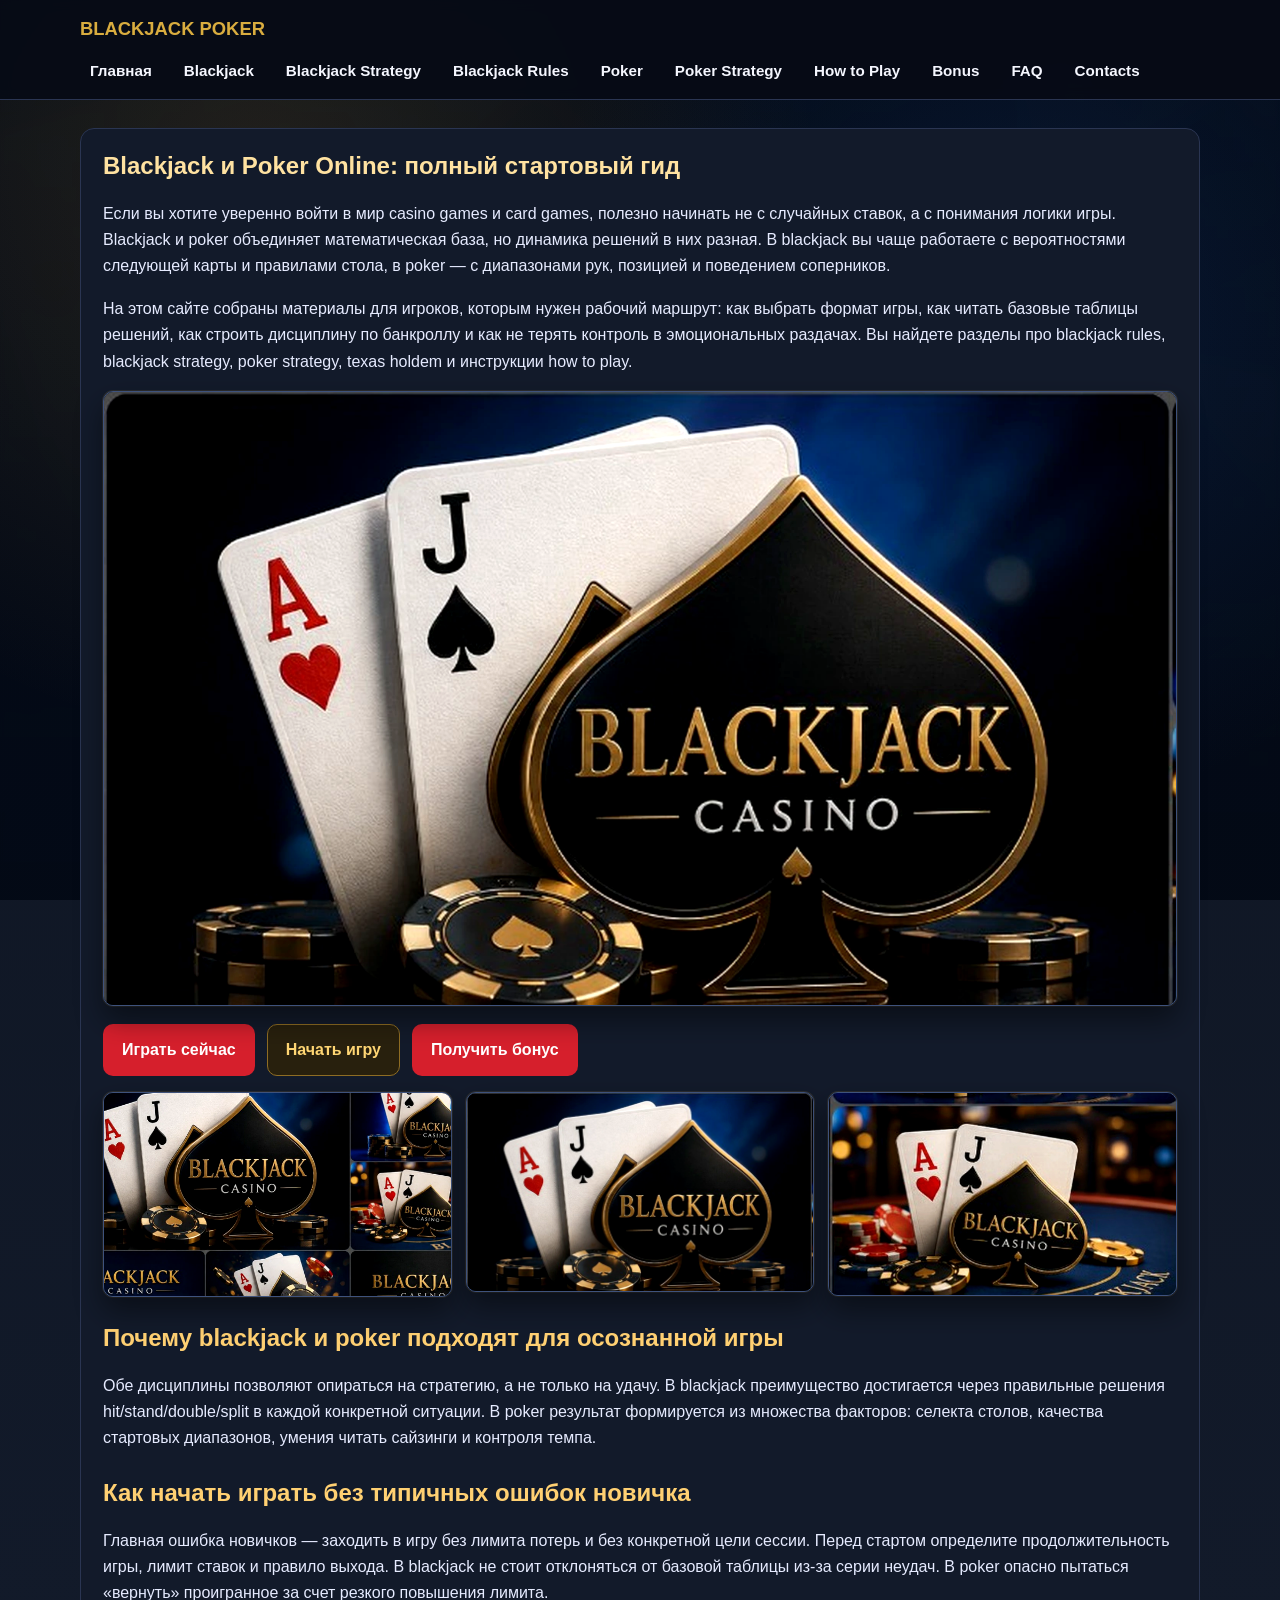
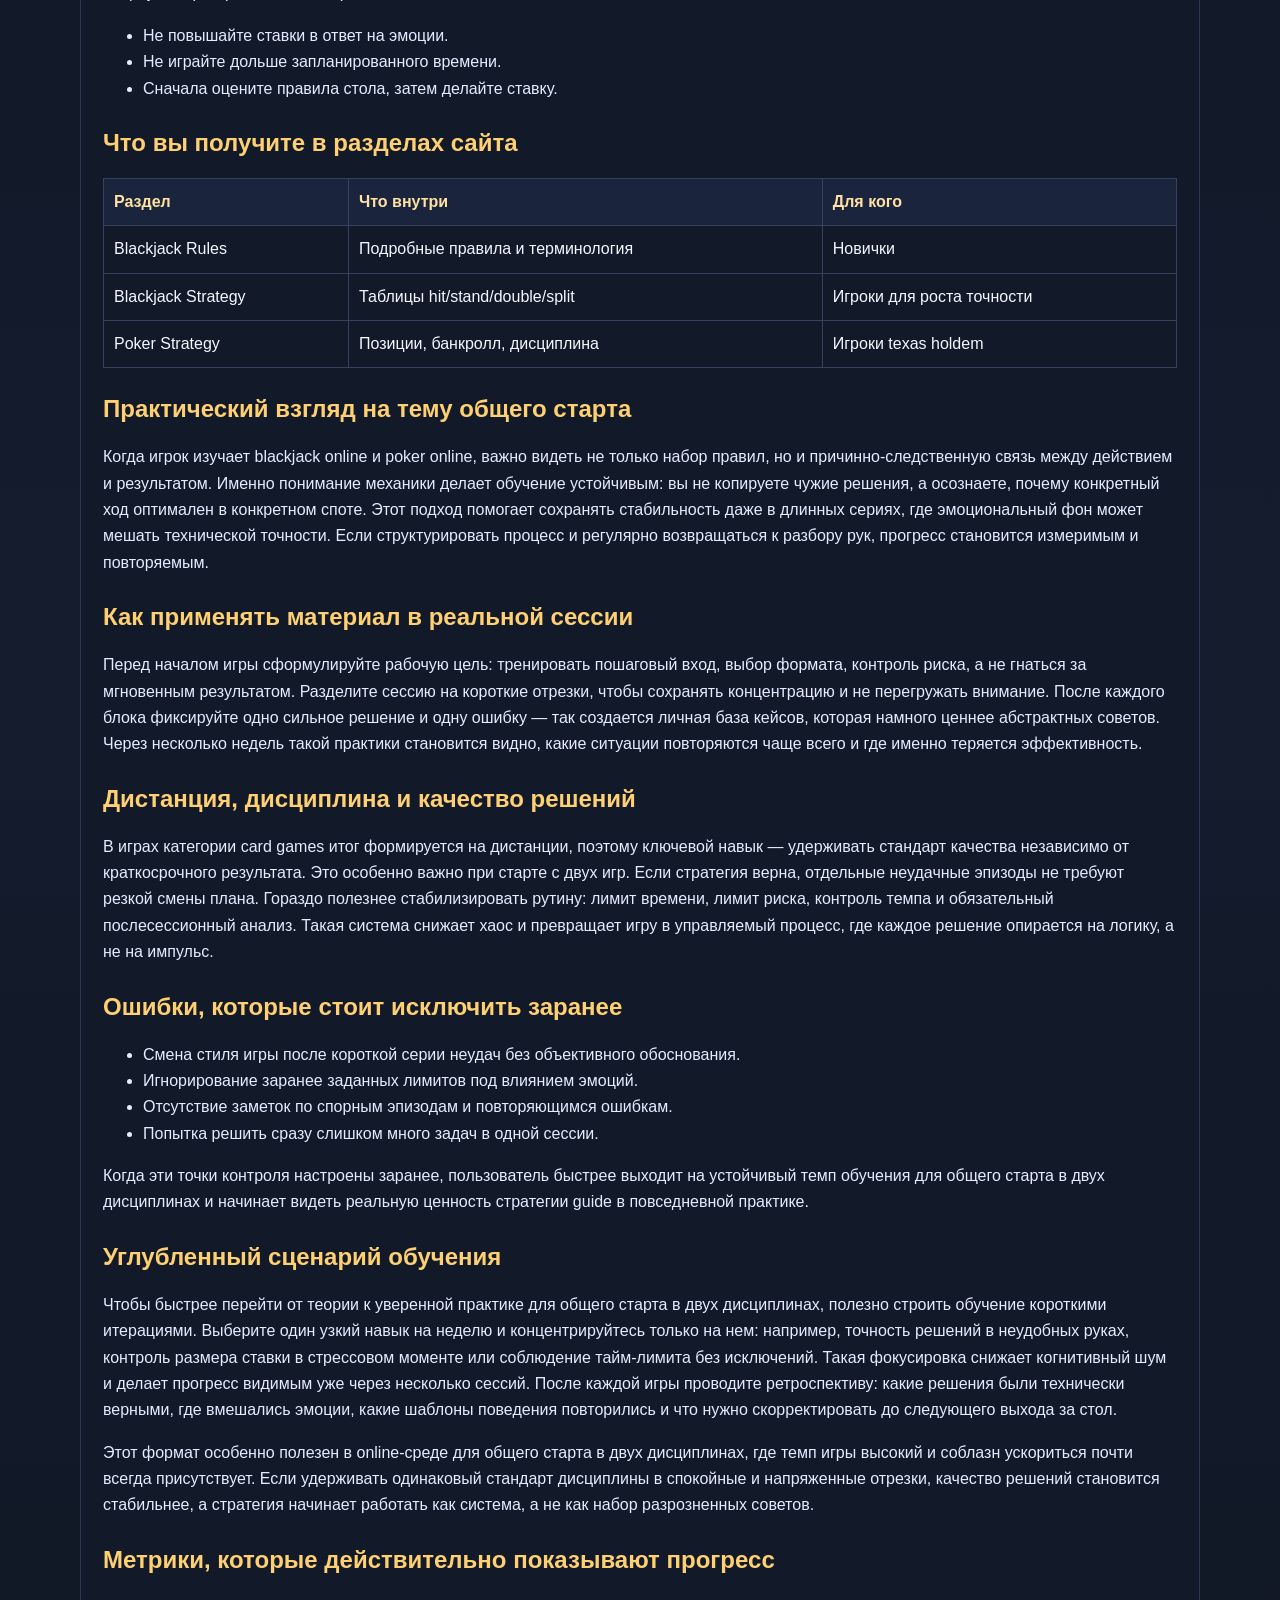
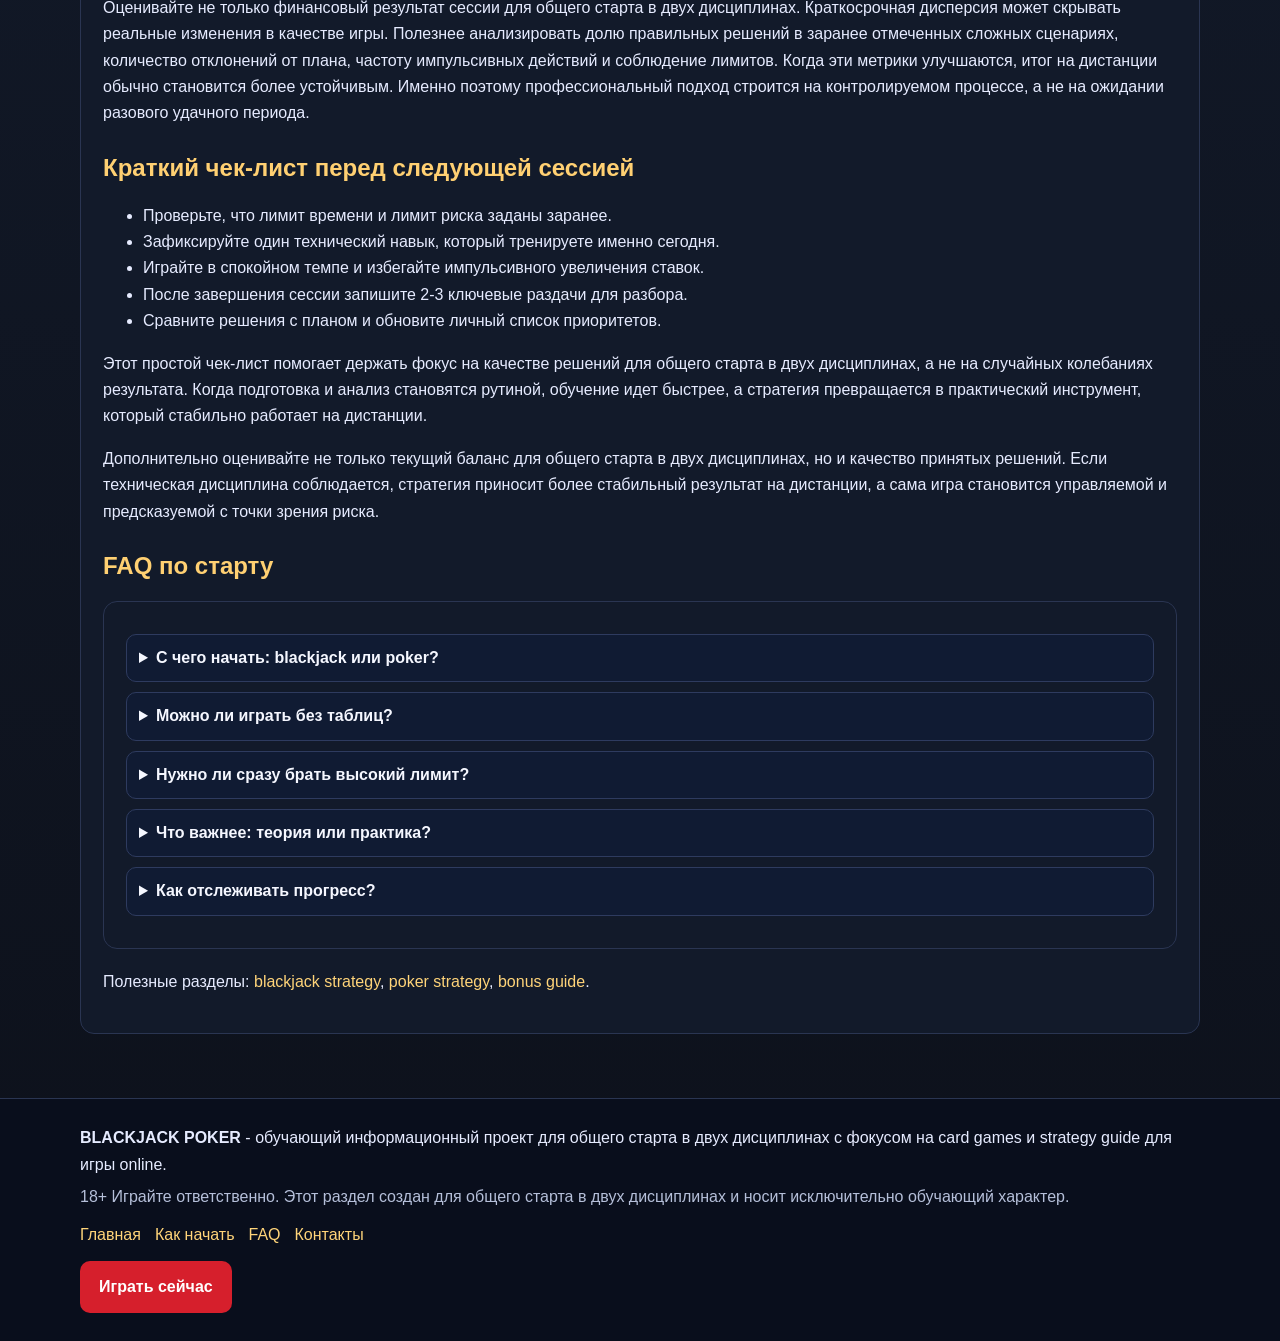
<file: index.html>
<!doctype html>
<html lang="ru">
<head>
  <meta charset="utf-8" />
  <meta name="viewport" content="width=device-width, initial-scale=1" />
  <title>Blackjack & Poker Online - стратегии, правила и обучение</title>
  <meta name="description" content="Гид по blackjack online и poker online: правила, стратегии, советы для старта, бонусы и пошаговое обучение игре." />
  <link rel="canonical" href="https://black-jack-poker.vercel.app/index.html" />
  <link rel="icon" type="image/png" href="/assets/images/favicon.png" />
  <link rel="stylesheet" href="/assets/css/styles.css" />
</head>
<body>
<header>
  <div class="container nav">
    <a class="logo" href="/index.html">BLACKJACK POKER</a>
    <nav>
      <ul>
        <li><a href="/index.html">Главная</a></li>
        <li><a href="/blackjack.html">Blackjack</a></li>
        <li><a href="/blackjack-strategy.html">Blackjack Strategy</a></li>
        <li><a href="/blackjack-rules.html">Blackjack Rules</a></li>
        <li><a href="/poker.html">Poker</a></li>
        <li><a href="/poker-strategy.html">Poker Strategy</a></li>
        <li><a href="/how-to-play.html">How to Play</a></li>
        <li><a href="/bonus.html">Bonus</a></li>
        <li><a href="/faq.html">FAQ</a></li>
        <li><a href="/contacts.html">Contacts</a></li>
      </ul>
    </nav>
  </div>
</header>
<main class="container">
  <section class="hero">
    <h1>Blackjack и Poker Online: полный стартовый гид</h1>
    <p>Если вы хотите уверенно войти в мир casino games и card games, полезно начинать не с случайных ставок, а с понимания логики игры. Blackjack и poker объединяет математическая база, но динамика решений в них разная. В blackjack вы чаще работаете с вероятностями следующей карты и правилами стола, в poker — с диапазонами рук, позицией и поведением соперников.</p>
<p>На этом сайте собраны материалы для игроков, которым нужен рабочий маршрут: как выбрать формат игры, как читать базовые таблицы решений, как строить дисциплину по банкроллу и как не терять контроль в эмоциональных раздачах. Вы найдете разделы про blackjack rules, blackjack strategy, poker strategy, texas holdem и инструкции how to play.</p>
<img class="hero-img" src="/assets/images/blackjack-scene.webp" alt="blackjack cards game" loading="lazy" />
<div class="cta-row">
  <a class="btn btn-primary" href="https://h0xhaw0za1kg7e.xyz/click/69f3012b6bcc6301371ee198/4766/17348/subaccount" target="_blank" rel="nofollow sponsored noopener">Играть сейчас</a>
  <a class="btn btn-gold" href="https://h0xhaw0za1kg7e.xyz/click/69f3012b6bcc6301371ee198/4766/17348/subaccount" target="_blank" rel="nofollow sponsored noopener">Начать игру</a>
  <a class="btn btn-primary" href="https://h0xhaw0za1kg7e.xyz/click/69f3012b6bcc6301371ee198/4766/17348/subaccount" target="_blank" rel="nofollow sponsored noopener">Получить бонус</a>
</div>
<div class="image-grid">
  <img src="/assets/images/casino-table.webp" alt="blackjack cards game" loading="lazy" />
  <img src="/assets/images/blackjack-scene.webp" alt="blackjack cards game" loading="lazy" />
  <img src="/assets/images/poker-scene.webp" alt="blackjack cards game" loading="lazy" />
</div>
<h2>Почему blackjack и poker подходят для осознанной игры</h2>
<p>Обе дисциплины позволяют опираться на стратегию, а не только на удачу. В blackjack преимущество достигается через правильные решения hit/stand/double/split в каждой конкретной ситуации. В poker результат формируется из множества факторов: селекта столов, качества стартовых диапазонов, умения читать сайзинги и контроля темпа.</p>
<h2>Как начать играть без типичных ошибок новичка</h2>
<p>Главная ошибка новичков — заходить в игру без лимита потерь и без конкретной цели сессии. Перед стартом определите продолжительность игры, лимит ставок и правило выхода. В blackjack не стоит отклоняться от базовой таблицы из-за серии неудач. В poker опасно пытаться «вернуть» проигранное за счет резкого повышения лимита.</p>
<ul>
  <li>Не повышайте ставки в ответ на эмоции.</li>
  <li>Не играйте дольше запланированного времени.</li>
  <li>Сначала оцените правила стола, затем делайте ставку.</li>
</ul>
<h2>Что вы получите в разделах сайта</h2>
<table>
  <thead><tr><th>Раздел</th><th>Что внутри</th><th>Для кого</th></tr></thead>
  <tbody>
    <tr><td>Blackjack Rules</td><td>Подробные правила и терминология</td><td>Новички</td></tr>
    <tr><td>Blackjack Strategy</td><td>Таблицы hit/stand/double/split</td><td>Игроки для роста точности</td></tr>
    <tr><td>Poker Strategy</td><td>Позиции, банкролл, дисциплина</td><td>Игроки texas holdem</td></tr>
  </tbody>
</table>
<h2>Практический взгляд на тему общего старта</h2><p>Когда игрок изучает blackjack online и poker online, важно видеть не только набор правил, но и причинно-следственную связь между действием и результатом. Именно понимание механики делает обучение устойчивым: вы не копируете чужие решения, а осознаете, почему конкретный ход оптимален в конкретном споте. Этот подход помогает сохранять стабильность даже в длинных сериях, где эмоциональный фон может мешать технической точности. Если структурировать процесс и регулярно возвращаться к разбору рук, прогресс становится измеримым и повторяемым.</p><h2>Как применять материал в реальной сессии</h2><p>Перед началом игры сформулируйте рабочую цель: тренировать пошаговый вход, выбор формата, контроль риска, а не гнаться за мгновенным результатом. Разделите сессию на короткие отрезки, чтобы сохранять концентрацию и не перегружать внимание. После каждого блока фиксируйте одно сильное решение и одну ошибку — так создается личная база кейсов, которая намного ценнее абстрактных советов. Через несколько недель такой практики становится видно, какие ситуации повторяются чаще всего и где именно теряется эффективность.</p><h2>Дистанция, дисциплина и качество решений</h2><p>В играх категории card games итог формируется на дистанции, поэтому ключевой навык — удерживать стандарт качества независимо от краткосрочного результата. Это особенно важно при старте с двух игр. Если стратегия верна, отдельные неудачные эпизоды не требуют резкой смены плана. Гораздо полезнее стабилизировать рутину: лимит времени, лимит риска, контроль темпа и обязательный послесессионный анализ. Такая система снижает хаос и превращает игру в управляемый процесс, где каждое решение опирается на логику, а не на импульс.</p><h2>Ошибки, которые стоит исключить заранее</h2><ul><li>Смена стиля игры после короткой серии неудач без объективного обоснования.</li><li>Игнорирование заранее заданных лимитов под влиянием эмоций.</li><li>Отсутствие заметок по спорным эпизодам и повторяющимся ошибкам.</li><li>Попытка решить сразу слишком много задач в одной сессии.</li></ul><p>Когда эти точки контроля настроены заранее, пользователь быстрее выходит на устойчивый темп обучения для общего старта в двух дисциплинах и начинает видеть реальную ценность стратегии guide в повседневной практике.</p><h2>Углубленный сценарий обучения</h2><p>Чтобы быстрее перейти от теории к уверенной практике для общего старта в двух дисциплинах, полезно строить обучение короткими итерациями. Выберите один узкий навык на неделю и концентрируйтесь только на нем: например, точность решений в неудобных руках, контроль размера ставки в стрессовом моменте или соблюдение тайм-лимита без исключений. Такая фокусировка снижает когнитивный шум и делает прогресс видимым уже через несколько сессий. После каждой игры проводите ретроспективу: какие решения были технически верными, где вмешались эмоции, какие шаблоны поведения повторились и что нужно скорректировать до следующего выхода за стол.</p><p>Этот формат особенно полезен в online-среде для общего старта в двух дисциплинах, где темп игры высокий и соблазн ускориться почти всегда присутствует. Если удерживать одинаковый стандарт дисциплины в спокойные и напряженные отрезки, качество решений становится стабильнее, а стратегия начинает работать как система, а не как набор разрозненных советов.</p><h2>Метрики, которые действительно показывают прогресс</h2><p>Оценивайте не только финансовый результат сессии для общего старта в двух дисциплинах. Краткосрочная дисперсия может скрывать реальные изменения в качестве игры. Полезнее анализировать долю правильных решений в заранее отмеченных сложных сценариях, количество отклонений от плана, частоту импульсивных действий и соблюдение лимитов. Когда эти метрики улучшаются, итог на дистанции обычно становится более устойчивым. Именно поэтому профессиональный подход строится на контролируемом процессе, а не на ожидании разового удачного периода.</p><h2>Краткий чек-лист перед следующей сессией</h2><ul><li>Проверьте, что лимит времени и лимит риска заданы заранее.</li><li>Зафиксируйте один технический навык, который тренируете именно сегодня.</li><li>Играйте в спокойном темпе и избегайте импульсивного увеличения ставок.</li><li>После завершения сессии запишите 2-3 ключевые раздачи для разбора.</li><li>Сравните решения с планом и обновите личный список приоритетов.</li></ul><p>Этот простой чек-лист помогает держать фокус на качестве решений для общего старта в двух дисциплинах, а не на случайных колебаниях результата. Когда подготовка и анализ становятся рутиной, обучение идет быстрее, а стратегия превращается в практический инструмент, который стабильно работает на дистанции.</p><p>Дополнительно оценивайте не только текущий баланс для общего старта в двух дисциплинах, но и качество принятых решений. Если техническая дисциплина соблюдается, стратегия приносит более стабильный результат на дистанции, а сама игра становится управляемой и предсказуемой с точки зрения риска.</p><h2>FAQ по старту</h2>
<div class="faq-box">
  <details><summary>С чего начать: blackjack или poker?</summary><p>Для быстрого входа начните с blackjack, для глубокой стратегии — с poker.</p></details>
  <details><summary>Можно ли играть без таблиц?</summary><p>Можно, но таблицы в blackjack ускоряют обучение и снижают ошибки.</p></details>
  <details><summary>Нужно ли сразу брать высокий лимит?</summary><p>Нет, лучше отработать дисциплину на минимальном уровне риска.</p></details>
  <details><summary>Что важнее: теория или практика?</summary><p>Лучший результат дает связка короткой теории и разборов после сессии.</p></details>
  <details><summary>Как отслеживать прогресс?</summary><p>Ведите журнал рук и отмечайте повторяющиеся ошибки.</p></details>
</div>
<p>Полезные разделы: <a href="/blackjack-strategy.html">blackjack strategy</a>, <a href="/poker-strategy.html">poker strategy</a>, <a href="/bonus.html">bonus guide</a>.</p>
  </section>
</main>
<footer>
  <div class="container">
    <p><strong>BLACKJACK POKER</strong> - обучающий информационный проект для общего старта в двух дисциплинах с фокусом на card games и strategy guide для игры online.</p>
    <p class="muted">18+ Играйте ответственно. Этот раздел создан для общего старта в двух дисциплинах и носит исключительно обучающий характер.</p>
    <div class="links-inline">
      <a href="/index.html">Главная</a>
      <a href="/how-to-play.html">Как начать</a>
      <a href="/faq.html">FAQ</a>
      <a href="/contacts.html">Контакты</a>
    </div>
    <a class="btn btn-primary" href="https://h0xhaw0za1kg7e.xyz/click/69f3012b6bcc6301371ee198/4766/17348/subaccount" target="_blank" rel="nofollow sponsored noopener">Играть сейчас</a>
  </div>
</footer>
</body>
</html>
</file>
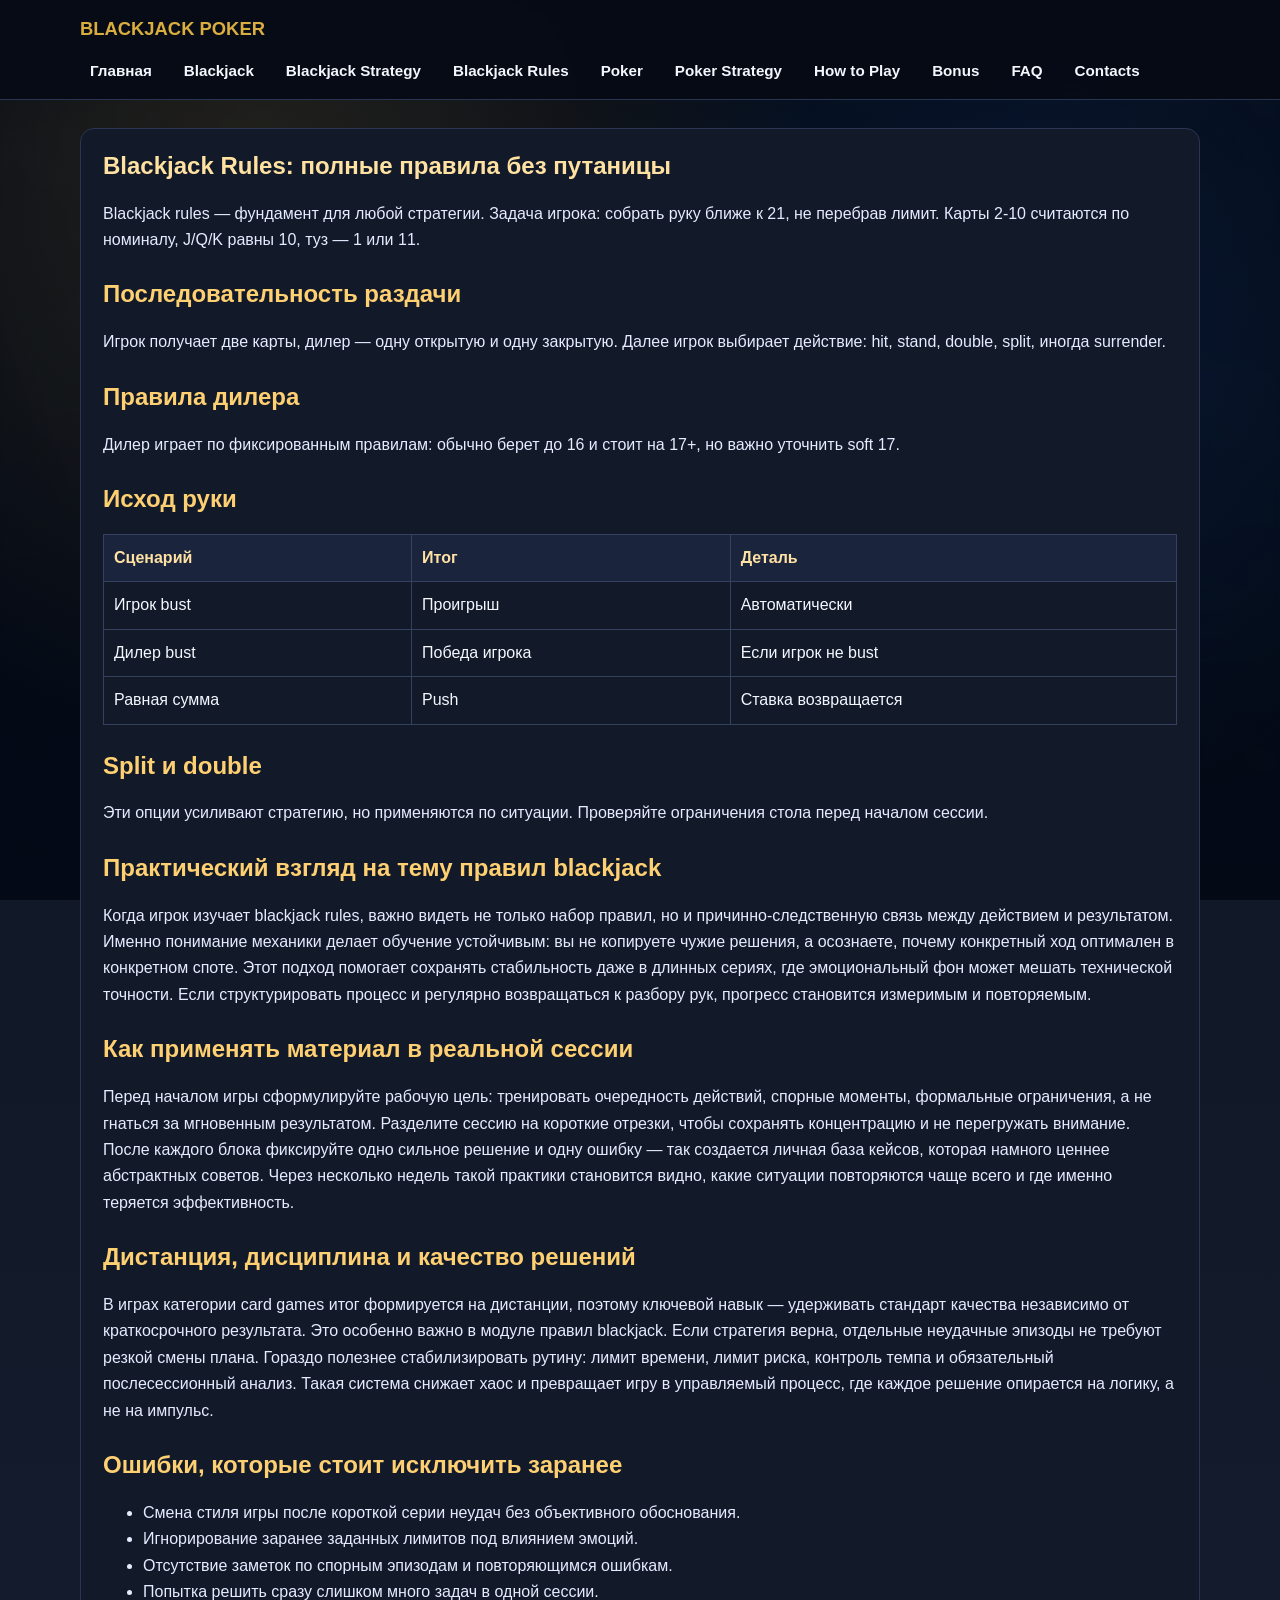
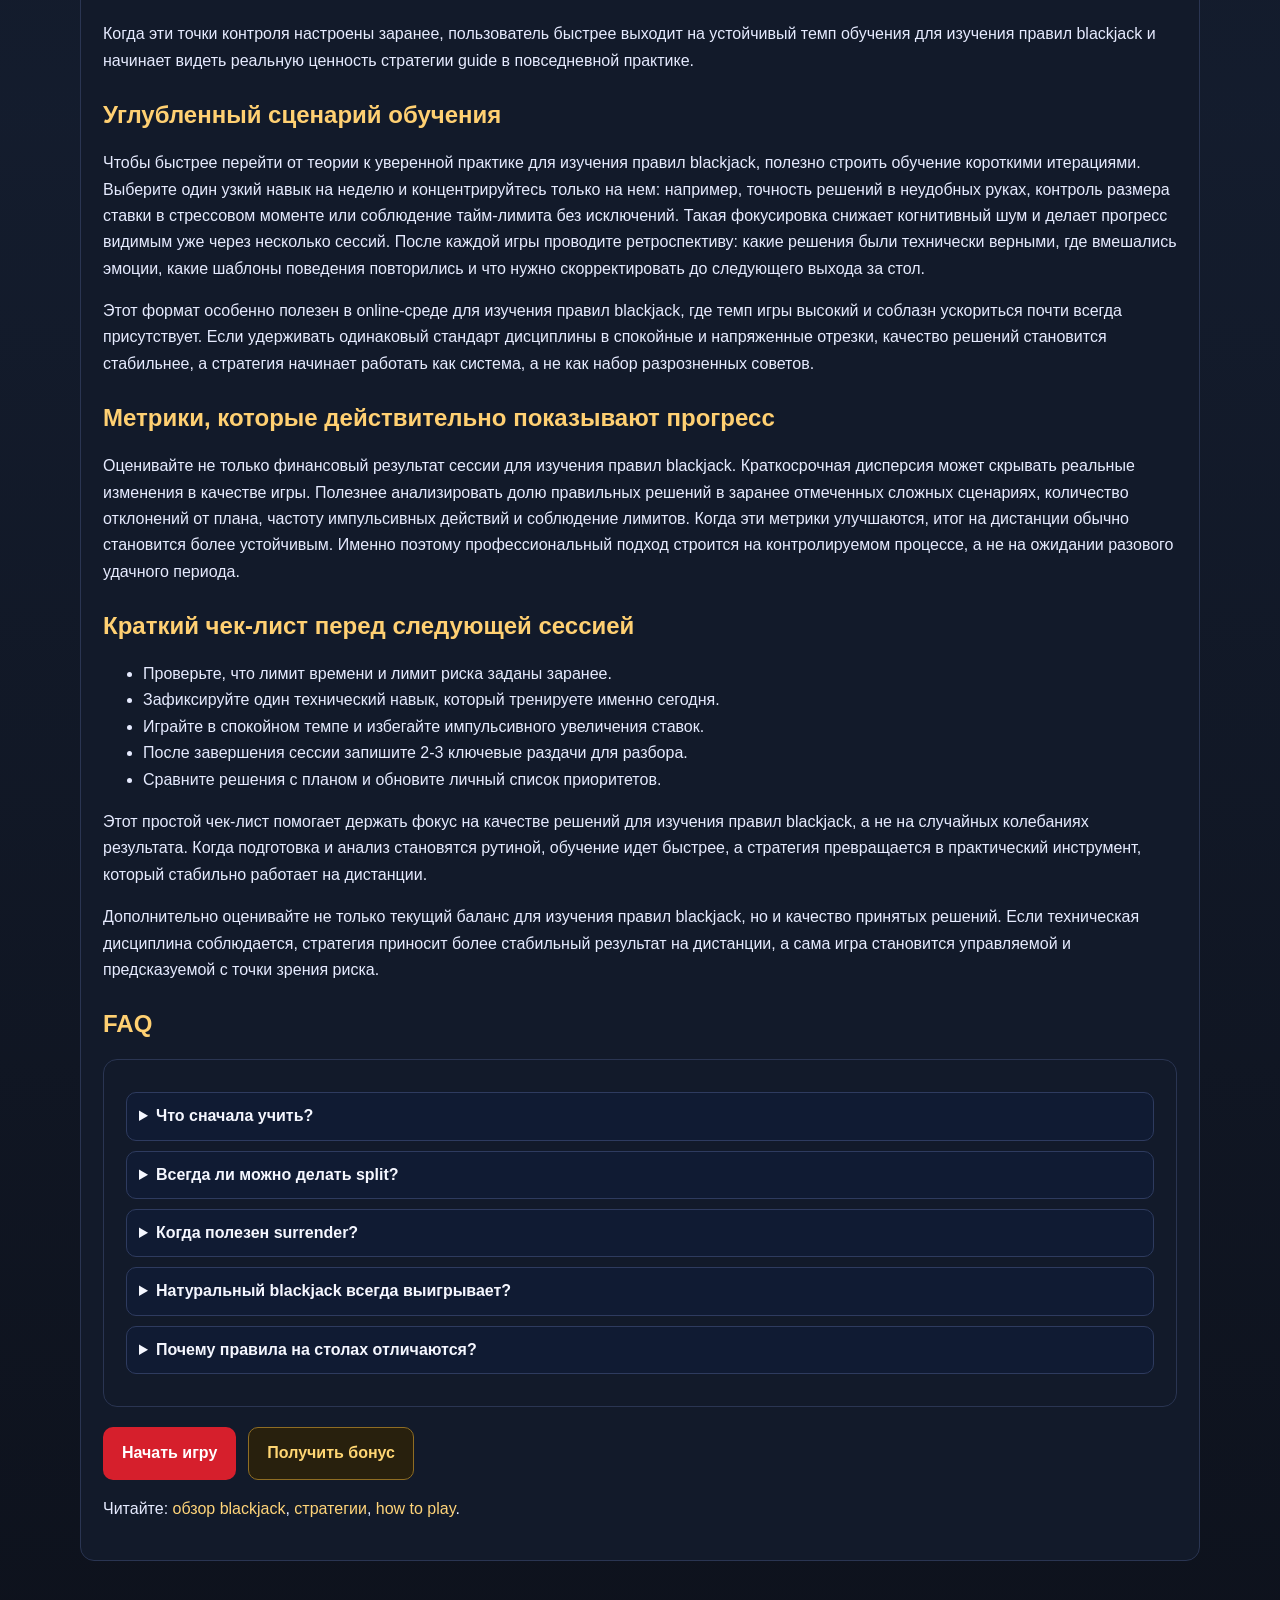
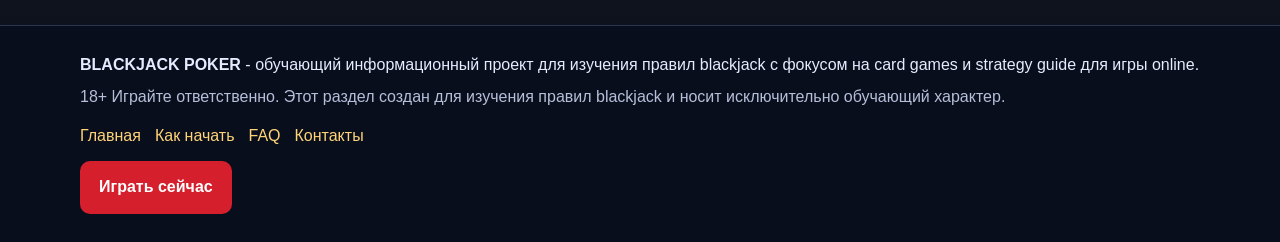
<file: blackjack-rules.html>
<!doctype html>
<html lang="ru">
<head>
  <meta charset="utf-8" />
  <meta name="viewport" content="width=device-width, initial-scale=1" />
  <title>Blackjack Rules - полные правила игры в блэкджек</title>
  <meta name="description" content="Подробные blackjack rules: ценность карт, действия игрока, логика дилера, выплаты, split, double и спорные моменты." />
  <link rel="canonical" href="https://black-jack-poker.vercel.app/blackjack-rules.html" />
  <link rel="icon" type="image/png" href="/assets/images/favicon.png" />
  <link rel="stylesheet" href="/assets/css/styles.css" />
</head>
<body>
<header>
  <div class="container nav">
    <a class="logo" href="/index.html">BLACKJACK POKER</a>
    <nav>
      <ul>
        <li><a href="/index.html">Главная</a></li>
        <li><a href="/blackjack.html">Blackjack</a></li>
        <li><a href="/blackjack-strategy.html">Blackjack Strategy</a></li>
        <li><a href="/blackjack-rules.html">Blackjack Rules</a></li>
        <li><a href="/poker.html">Poker</a></li>
        <li><a href="/poker-strategy.html">Poker Strategy</a></li>
        <li><a href="/how-to-play.html">How to Play</a></li>
        <li><a href="/bonus.html">Bonus</a></li>
        <li><a href="/faq.html">FAQ</a></li>
        <li><a href="/contacts.html">Contacts</a></li>
      </ul>
    </nav>
  </div>
</header>
<main class="container">
  <section class="hero">
    <h1>Blackjack Rules: полные правила без путаницы</h1>
    <p>Blackjack rules — фундамент для любой стратегии. Задача игрока: собрать руку ближе к 21, не перебрав лимит. Карты 2-10 считаются по номиналу, J/Q/K равны 10, туз — 1 или 11.</p>
<h2>Последовательность раздачи</h2>
<p>Игрок получает две карты, дилер — одну открытую и одну закрытую. Далее игрок выбирает действие: hit, stand, double, split, иногда surrender.</p>
<h2>Правила дилера</h2>
<p>Дилер играет по фиксированным правилам: обычно берет до 16 и стоит на 17+, но важно уточнить soft 17.</p>
<h2>Исход руки</h2>
<table><thead><tr><th>Сценарий</th><th>Итог</th><th>Деталь</th></tr></thead>
<tbody><tr><td>Игрок bust</td><td>Проигрыш</td><td>Автоматически</td></tr><tr><td>Дилер bust</td><td>Победа игрока</td><td>Если игрок не bust</td></tr><tr><td>Равная сумма</td><td>Push</td><td>Ставка возвращается</td></tr></tbody></table>
<h2>Split и double</h2>
<p>Эти опции усиливают стратегию, но применяются по ситуации. Проверяйте ограничения стола перед началом сессии.</p>
<h2>Практический взгляд на тему правил blackjack</h2><p>Когда игрок изучает blackjack rules, важно видеть не только набор правил, но и причинно-следственную связь между действием и результатом. Именно понимание механики делает обучение устойчивым: вы не копируете чужие решения, а осознаете, почему конкретный ход оптимален в конкретном споте. Этот подход помогает сохранять стабильность даже в длинных сериях, где эмоциональный фон может мешать технической точности. Если структурировать процесс и регулярно возвращаться к разбору рук, прогресс становится измеримым и повторяемым.</p><h2>Как применять материал в реальной сессии</h2><p>Перед началом игры сформулируйте рабочую цель: тренировать очередность действий, спорные моменты, формальные ограничения, а не гнаться за мгновенным результатом. Разделите сессию на короткие отрезки, чтобы сохранять концентрацию и не перегружать внимание. После каждого блока фиксируйте одно сильное решение и одну ошибку — так создается личная база кейсов, которая намного ценнее абстрактных советов. Через несколько недель такой практики становится видно, какие ситуации повторяются чаще всего и где именно теряется эффективность.</p><h2>Дистанция, дисциплина и качество решений</h2><p>В играх категории card games итог формируется на дистанции, поэтому ключевой навык — удерживать стандарт качества независимо от краткосрочного результата. Это особенно важно в модуле правил blackjack. Если стратегия верна, отдельные неудачные эпизоды не требуют резкой смены плана. Гораздо полезнее стабилизировать рутину: лимит времени, лимит риска, контроль темпа и обязательный послесессионный анализ. Такая система снижает хаос и превращает игру в управляемый процесс, где каждое решение опирается на логику, а не на импульс.</p><h2>Ошибки, которые стоит исключить заранее</h2><ul><li>Смена стиля игры после короткой серии неудач без объективного обоснования.</li><li>Игнорирование заранее заданных лимитов под влиянием эмоций.</li><li>Отсутствие заметок по спорным эпизодам и повторяющимся ошибкам.</li><li>Попытка решить сразу слишком много задач в одной сессии.</li></ul><p>Когда эти точки контроля настроены заранее, пользователь быстрее выходит на устойчивый темп обучения для изучения правил blackjack и начинает видеть реальную ценность стратегии guide в повседневной практике.</p><h2>Углубленный сценарий обучения</h2><p>Чтобы быстрее перейти от теории к уверенной практике для изучения правил blackjack, полезно строить обучение короткими итерациями. Выберите один узкий навык на неделю и концентрируйтесь только на нем: например, точность решений в неудобных руках, контроль размера ставки в стрессовом моменте или соблюдение тайм-лимита без исключений. Такая фокусировка снижает когнитивный шум и делает прогресс видимым уже через несколько сессий. После каждой игры проводите ретроспективу: какие решения были технически верными, где вмешались эмоции, какие шаблоны поведения повторились и что нужно скорректировать до следующего выхода за стол.</p><p>Этот формат особенно полезен в online-среде для изучения правил blackjack, где темп игры высокий и соблазн ускориться почти всегда присутствует. Если удерживать одинаковый стандарт дисциплины в спокойные и напряженные отрезки, качество решений становится стабильнее, а стратегия начинает работать как система, а не как набор разрозненных советов.</p><h2>Метрики, которые действительно показывают прогресс</h2><p>Оценивайте не только финансовый результат сессии для изучения правил blackjack. Краткосрочная дисперсия может скрывать реальные изменения в качестве игры. Полезнее анализировать долю правильных решений в заранее отмеченных сложных сценариях, количество отклонений от плана, частоту импульсивных действий и соблюдение лимитов. Когда эти метрики улучшаются, итог на дистанции обычно становится более устойчивым. Именно поэтому профессиональный подход строится на контролируемом процессе, а не на ожидании разового удачного периода.</p><h2>Краткий чек-лист перед следующей сессией</h2><ul><li>Проверьте, что лимит времени и лимит риска заданы заранее.</li><li>Зафиксируйте один технический навык, который тренируете именно сегодня.</li><li>Играйте в спокойном темпе и избегайте импульсивного увеличения ставок.</li><li>После завершения сессии запишите 2-3 ключевые раздачи для разбора.</li><li>Сравните решения с планом и обновите личный список приоритетов.</li></ul><p>Этот простой чек-лист помогает держать фокус на качестве решений для изучения правил blackjack, а не на случайных колебаниях результата. Когда подготовка и анализ становятся рутиной, обучение идет быстрее, а стратегия превращается в практический инструмент, который стабильно работает на дистанции.</p><p>Дополнительно оценивайте не только текущий баланс для изучения правил blackjack, но и качество принятых решений. Если техническая дисциплина соблюдается, стратегия приносит более стабильный результат на дистанции, а сама игра становится управляемой и предсказуемой с точки зрения риска.</p><h2>FAQ</h2>
<div class="faq-box">
<details><summary>Что сначала учить?</summary><p>Очередность хода и базовую логику исходов руки.</p></details>
<details><summary>Всегда ли можно делать split?</summary><p>Только на паре, с учетом ограничений стола.</p></details>
<details><summary>Когда полезен surrender?</summary><p>В отдельных слабых сценариях против сильной карты дилера.</p></details>
<details><summary>Натуральный blackjack всегда выигрывает?</summary><p>Обычно да, кроме случая blackjack у дилера (push).</p></details>
<details><summary>Почему правила на столах отличаются?</summary><p>Площадки используют разные настройки риска и выплат.</p></details>
</div>
<div class="cta-row"><a class="btn btn-primary" href="https://h0xhaw0za1kg7e.xyz/click/69f3012b6bcc6301371ee198/4766/17348/subaccount" target="_blank" rel="nofollow sponsored noopener">Начать игру</a><a class="btn btn-gold" href="https://h0xhaw0za1kg7e.xyz/click/69f3012b6bcc6301371ee198/4766/17348/subaccount" target="_blank" rel="nofollow sponsored noopener">Получить бонус</a></div>
<p>Читайте: <a href="/blackjack.html">обзор blackjack</a>, <a href="/blackjack-strategy.html">стратегии</a>, <a href="/how-to-play.html">how to play</a>.</p>
  </section>
</main>
<footer>
  <div class="container">
    <p><strong>BLACKJACK POKER</strong> - обучающий информационный проект для изучения правил blackjack с фокусом на card games и strategy guide для игры online.</p>
    <p class="muted">18+ Играйте ответственно. Этот раздел создан для изучения правил blackjack и носит исключительно обучающий характер.</p>
    <div class="links-inline">
      <a href="/index.html">Главная</a>
      <a href="/how-to-play.html">Как начать</a>
      <a href="/faq.html">FAQ</a>
      <a href="/contacts.html">Контакты</a>
    </div>
    <a class="btn btn-primary" href="https://h0xhaw0za1kg7e.xyz/click/69f3012b6bcc6301371ee198/4766/17348/subaccount" target="_blank" rel="nofollow sponsored noopener">Играть сейчас</a>
  </div>
</footer>
</body>
</html>
</file>
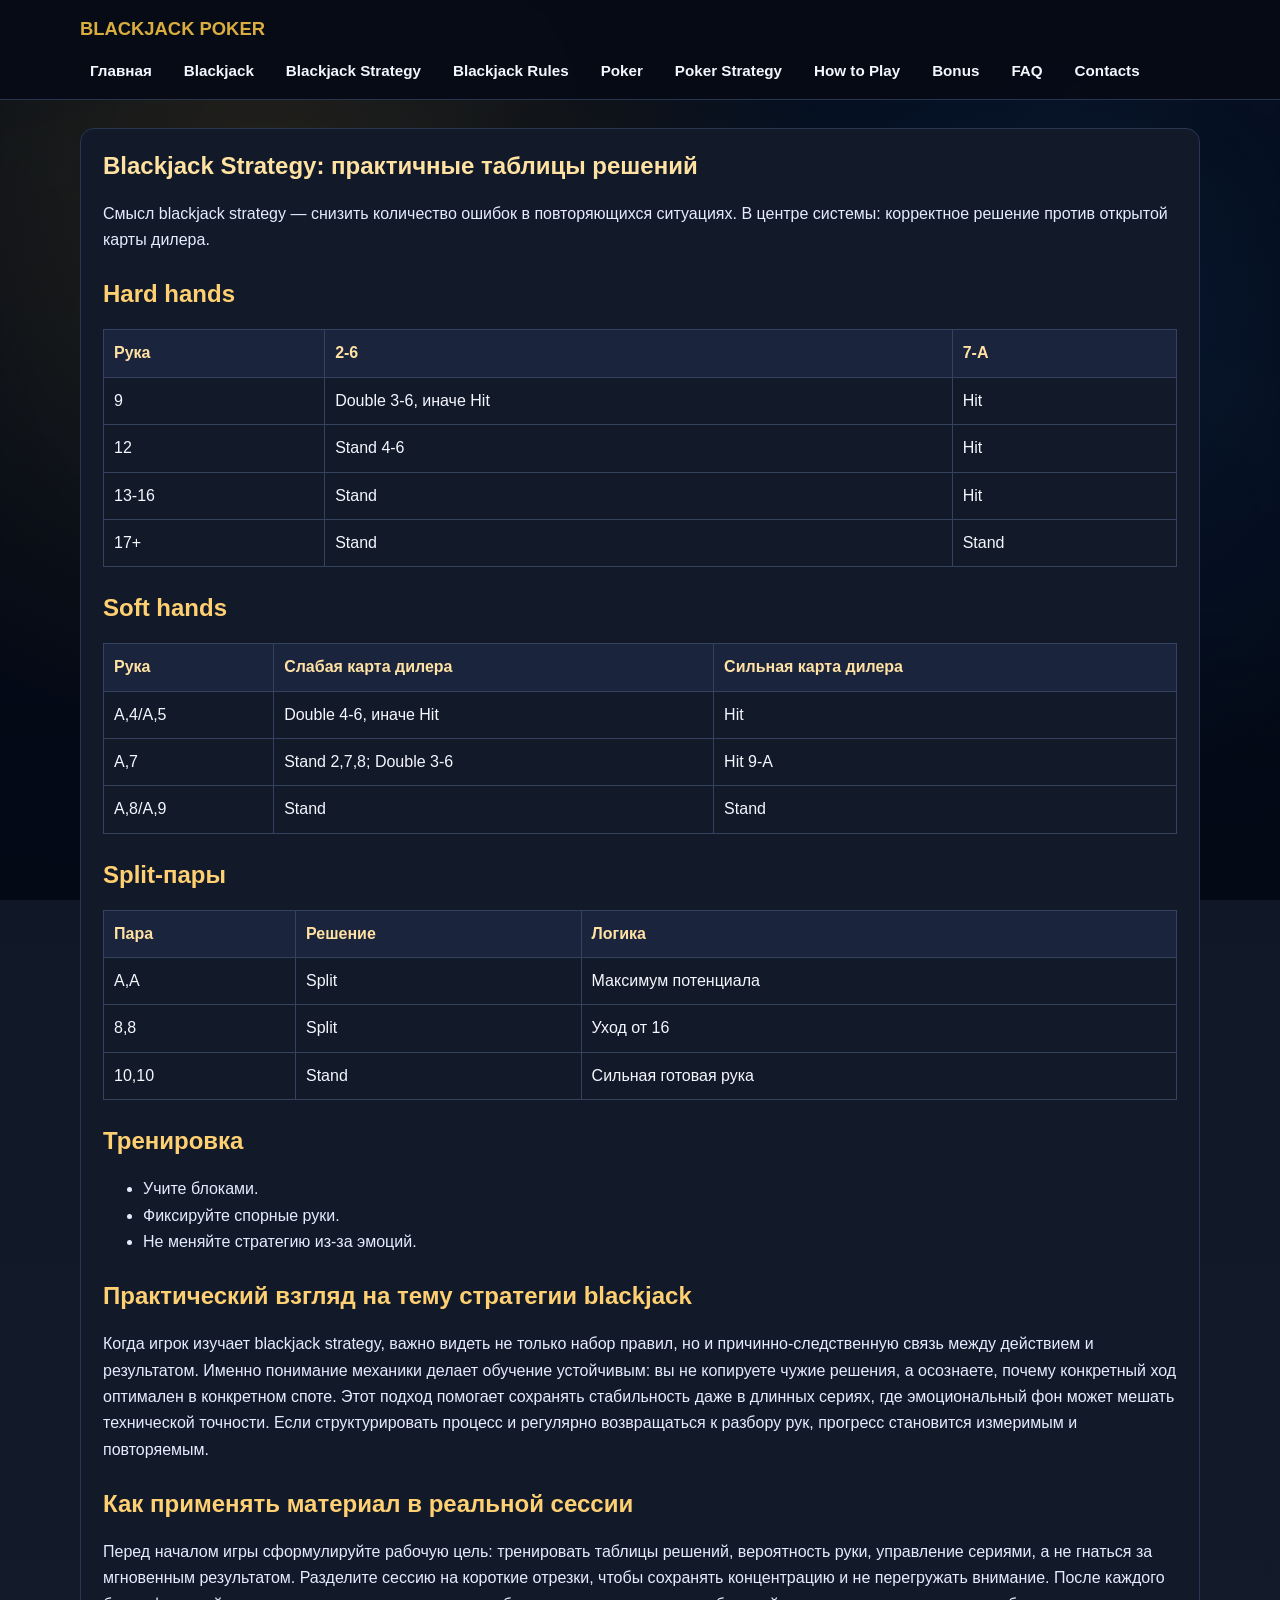
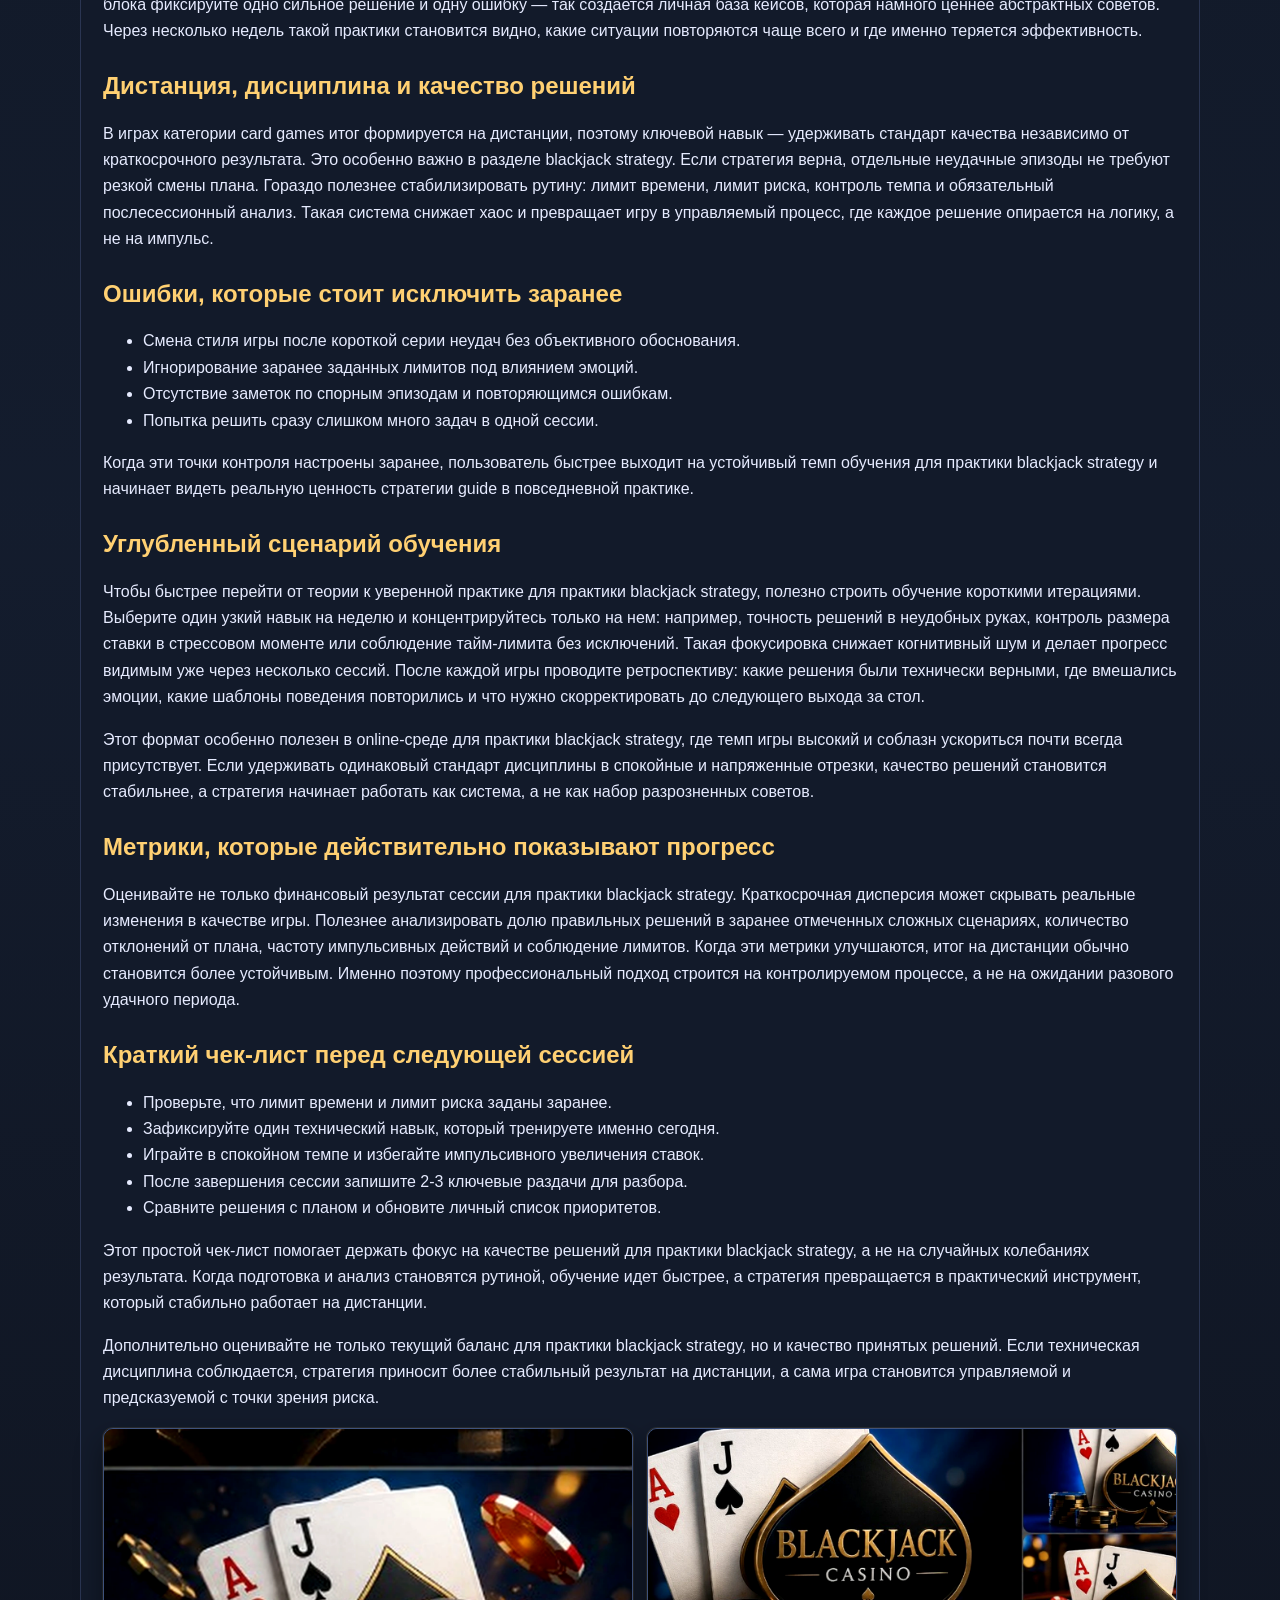
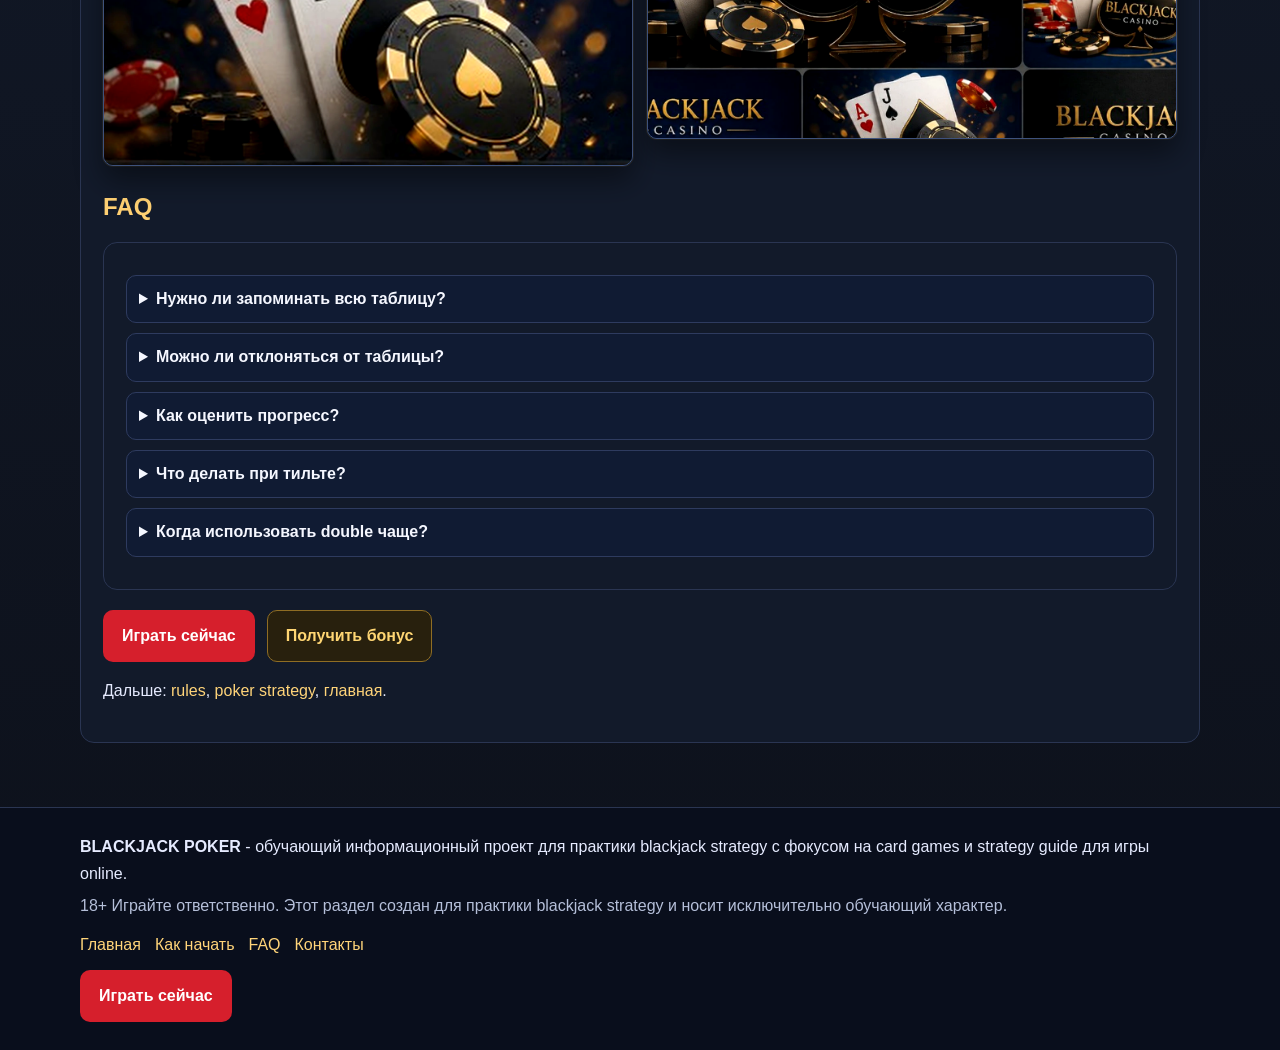
<file: blackjack-strategy.html>
<!doctype html>
<html lang="ru">
<head>
  <meta charset="utf-8" />
  <meta name="viewport" content="width=device-width, initial-scale=1" />
  <title>Blackjack Strategy - таблицы решений hit stand double split</title>
  <meta name="description" content="Рабочая blackjack strategy: таблицы решений, разбор hard/soft hands, пары и тактика управления риском." />
  <link rel="canonical" href="https://black-jack-poker.vercel.app/blackjack-strategy.html" />
  <link rel="icon" type="image/png" href="/assets/images/favicon.png" />
  <link rel="stylesheet" href="/assets/css/styles.css" />
</head>
<body>
<header>
  <div class="container nav">
    <a class="logo" href="/index.html">BLACKJACK POKER</a>
    <nav>
      <ul>
        <li><a href="/index.html">Главная</a></li>
        <li><a href="/blackjack.html">Blackjack</a></li>
        <li><a href="/blackjack-strategy.html">Blackjack Strategy</a></li>
        <li><a href="/blackjack-rules.html">Blackjack Rules</a></li>
        <li><a href="/poker.html">Poker</a></li>
        <li><a href="/poker-strategy.html">Poker Strategy</a></li>
        <li><a href="/how-to-play.html">How to Play</a></li>
        <li><a href="/bonus.html">Bonus</a></li>
        <li><a href="/faq.html">FAQ</a></li>
        <li><a href="/contacts.html">Contacts</a></li>
      </ul>
    </nav>
  </div>
</header>
<main class="container">
  <section class="hero">
    <h1>Blackjack Strategy: практичные таблицы решений</h1>
    <p>Смысл blackjack strategy — снизить количество ошибок в повторяющихся ситуациях. В центре системы: корректное решение против открытой карты дилера.</p>
<h2>Hard hands</h2>
<table><thead><tr><th>Рука</th><th>2-6</th><th>7-A</th></tr></thead><tbody><tr><td>9</td><td>Double 3-6, иначе Hit</td><td>Hit</td></tr><tr><td>12</td><td>Stand 4-6</td><td>Hit</td></tr><tr><td>13-16</td><td>Stand</td><td>Hit</td></tr><tr><td>17+</td><td>Stand</td><td>Stand</td></tr></tbody></table>
<h2>Soft hands</h2>
<table><thead><tr><th>Рука</th><th>Слабая карта дилера</th><th>Сильная карта дилера</th></tr></thead><tbody><tr><td>A,4/A,5</td><td>Double 4-6, иначе Hit</td><td>Hit</td></tr><tr><td>A,7</td><td>Stand 2,7,8; Double 3-6</td><td>Hit 9-A</td></tr><tr><td>A,8/A,9</td><td>Stand</td><td>Stand</td></tr></tbody></table>
<h2>Split-пары</h2>
<table><thead><tr><th>Пара</th><th>Решение</th><th>Логика</th></tr></thead><tbody><tr><td>A,A</td><td>Split</td><td>Максимум потенциала</td></tr><tr><td>8,8</td><td>Split</td><td>Уход от 16</td></tr><tr><td>10,10</td><td>Stand</td><td>Сильная готовая рука</td></tr></tbody></table>
<h2>Тренировка</h2>
<ul><li>Учите блоками.</li><li>Фиксируйте спорные руки.</li><li>Не меняйте стратегию из-за эмоций.</li></ul>
<h2>Практический взгляд на тему стратегии blackjack</h2><p>Когда игрок изучает blackjack strategy, важно видеть не только набор правил, но и причинно-следственную связь между действием и результатом. Именно понимание механики делает обучение устойчивым: вы не копируете чужие решения, а осознаете, почему конкретный ход оптимален в конкретном споте. Этот подход помогает сохранять стабильность даже в длинных сериях, где эмоциональный фон может мешать технической точности. Если структурировать процесс и регулярно возвращаться к разбору рук, прогресс становится измеримым и повторяемым.</p><h2>Как применять материал в реальной сессии</h2><p>Перед началом игры сформулируйте рабочую цель: тренировать таблицы решений, вероятность руки, управление сериями, а не гнаться за мгновенным результатом. Разделите сессию на короткие отрезки, чтобы сохранять концентрацию и не перегружать внимание. После каждого блока фиксируйте одно сильное решение и одну ошибку — так создается личная база кейсов, которая намного ценнее абстрактных советов. Через несколько недель такой практики становится видно, какие ситуации повторяются чаще всего и где именно теряется эффективность.</p><h2>Дистанция, дисциплина и качество решений</h2><p>В играх категории card games итог формируется на дистанции, поэтому ключевой навык — удерживать стандарт качества независимо от краткосрочного результата. Это особенно важно в разделе blackjack strategy. Если стратегия верна, отдельные неудачные эпизоды не требуют резкой смены плана. Гораздо полезнее стабилизировать рутину: лимит времени, лимит риска, контроль темпа и обязательный послесессионный анализ. Такая система снижает хаос и превращает игру в управляемый процесс, где каждое решение опирается на логику, а не на импульс.</p><h2>Ошибки, которые стоит исключить заранее</h2><ul><li>Смена стиля игры после короткой серии неудач без объективного обоснования.</li><li>Игнорирование заранее заданных лимитов под влиянием эмоций.</li><li>Отсутствие заметок по спорным эпизодам и повторяющимся ошибкам.</li><li>Попытка решить сразу слишком много задач в одной сессии.</li></ul><p>Когда эти точки контроля настроены заранее, пользователь быстрее выходит на устойчивый темп обучения для практики blackjack strategy и начинает видеть реальную ценность стратегии guide в повседневной практике.</p><h2>Углубленный сценарий обучения</h2><p>Чтобы быстрее перейти от теории к уверенной практике для практики blackjack strategy, полезно строить обучение короткими итерациями. Выберите один узкий навык на неделю и концентрируйтесь только на нем: например, точность решений в неудобных руках, контроль размера ставки в стрессовом моменте или соблюдение тайм-лимита без исключений. Такая фокусировка снижает когнитивный шум и делает прогресс видимым уже через несколько сессий. После каждой игры проводите ретроспективу: какие решения были технически верными, где вмешались эмоции, какие шаблоны поведения повторились и что нужно скорректировать до следующего выхода за стол.</p><p>Этот формат особенно полезен в online-среде для практики blackjack strategy, где темп игры высокий и соблазн ускориться почти всегда присутствует. Если удерживать одинаковый стандарт дисциплины в спокойные и напряженные отрезки, качество решений становится стабильнее, а стратегия начинает работать как система, а не как набор разрозненных советов.</p><h2>Метрики, которые действительно показывают прогресс</h2><p>Оценивайте не только финансовый результат сессии для практики blackjack strategy. Краткосрочная дисперсия может скрывать реальные изменения в качестве игры. Полезнее анализировать долю правильных решений в заранее отмеченных сложных сценариях, количество отклонений от плана, частоту импульсивных действий и соблюдение лимитов. Когда эти метрики улучшаются, итог на дистанции обычно становится более устойчивым. Именно поэтому профессиональный подход строится на контролируемом процессе, а не на ожидании разового удачного периода.</p><h2>Краткий чек-лист перед следующей сессией</h2><ul><li>Проверьте, что лимит времени и лимит риска заданы заранее.</li><li>Зафиксируйте один технический навык, который тренируете именно сегодня.</li><li>Играйте в спокойном темпе и избегайте импульсивного увеличения ставок.</li><li>После завершения сессии запишите 2-3 ключевые раздачи для разбора.</li><li>Сравните решения с планом и обновите личный список приоритетов.</li></ul><p>Этот простой чек-лист помогает держать фокус на качестве решений для практики blackjack strategy, а не на случайных колебаниях результата. Когда подготовка и анализ становятся рутиной, обучение идет быстрее, а стратегия превращается в практический инструмент, который стабильно работает на дистанции.</p><p>Дополнительно оценивайте не только текущий баланс для практики blackjack strategy, но и качество принятых решений. Если техническая дисциплина соблюдается, стратегия приносит более стабильный результат на дистанции, а сама игра становится управляемой и предсказуемой с точки зрения риска.</p><div class="image-grid"><img src="/assets/images/cards-ace-jack.webp" alt="blackjack cards game" loading="lazy" /><img src="/assets/images/casino-table.webp" alt="blackjack cards game" loading="lazy" /></div>
<h2>FAQ</h2>
<div class="faq-box"><details><summary>Нужно ли запоминать всю таблицу?</summary><p>Да, поэтапно и с практикой короткими сессиями.</p></details><details><summary>Можно ли отклоняться от таблицы?</summary><p>Редко; на дистанции это чаще ухудшает результат.</p></details><details><summary>Как оценить прогресс?</summary><p>По точности решений в сложных руках.</p></details><details><summary>Что делать при тильте?</summary><p>Пауза и возврат к фиксированному плану.</p></details><details><summary>Когда использовать double чаще?</summary><p>Когда дилер показывает уязвимую карту.</p></details></div>
<div class="cta-row"><a class="btn btn-primary" href="https://h0xhaw0za1kg7e.xyz/click/69f3012b6bcc6301371ee198/4766/17348/subaccount" target="_blank" rel="nofollow sponsored noopener">Играть сейчас</a><a class="btn btn-gold" href="https://h0xhaw0za1kg7e.xyz/click/69f3012b6bcc6301371ee198/4766/17348/subaccount" target="_blank" rel="nofollow sponsored noopener">Получить бонус</a></div>
<p>Дальше: <a href="/blackjack-rules.html">rules</a>, <a href="/poker-strategy.html">poker strategy</a>, <a href="/index.html">главная</a>.</p>
  </section>
</main>
<footer>
  <div class="container">
    <p><strong>BLACKJACK POKER</strong> - обучающий информационный проект для практики blackjack strategy с фокусом на card games и strategy guide для игры online.</p>
    <p class="muted">18+ Играйте ответственно. Этот раздел создан для практики blackjack strategy и носит исключительно обучающий характер.</p>
    <div class="links-inline">
      <a href="/index.html">Главная</a>
      <a href="/how-to-play.html">Как начать</a>
      <a href="/faq.html">FAQ</a>
      <a href="/contacts.html">Контакты</a>
    </div>
    <a class="btn btn-primary" href="https://h0xhaw0za1kg7e.xyz/click/69f3012b6bcc6301371ee198/4766/17348/subaccount" target="_blank" rel="nofollow sponsored noopener">Играть сейчас</a>
  </div>
</footer>
</body>
</html>
</file>
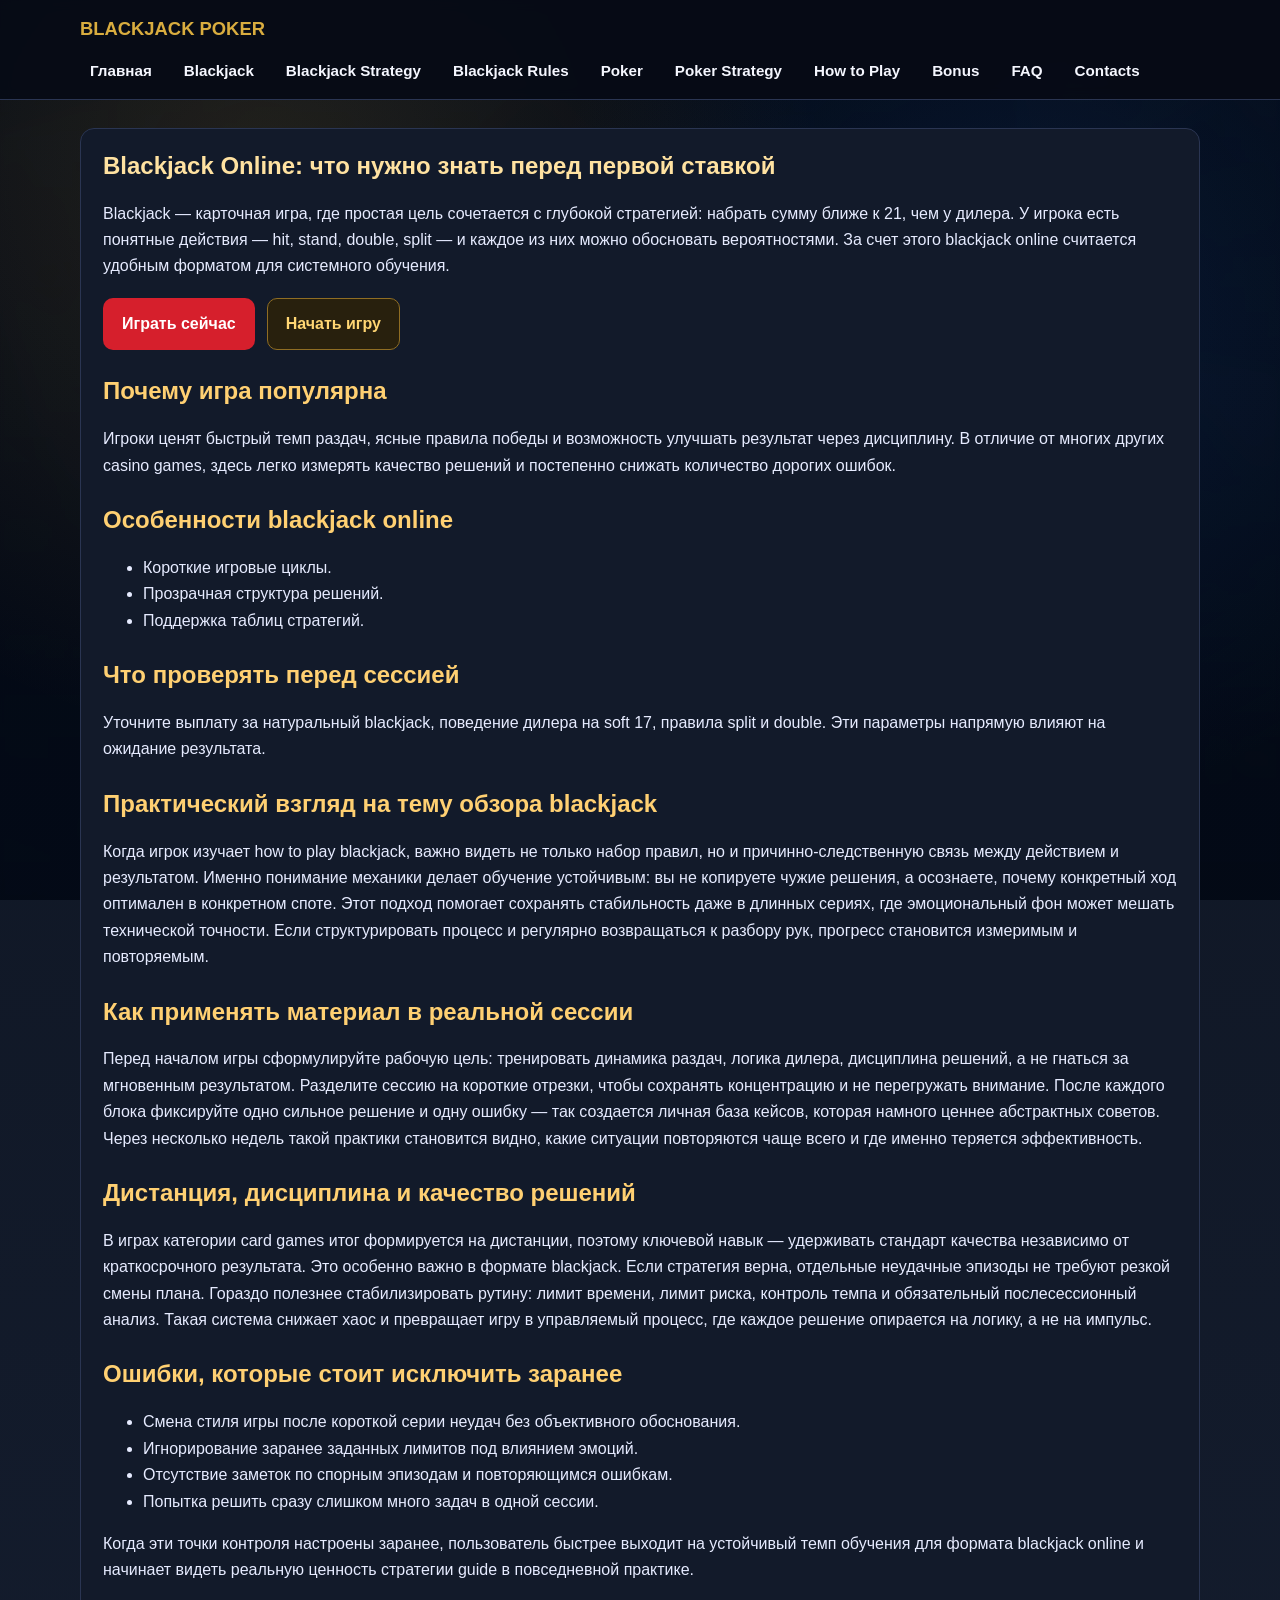
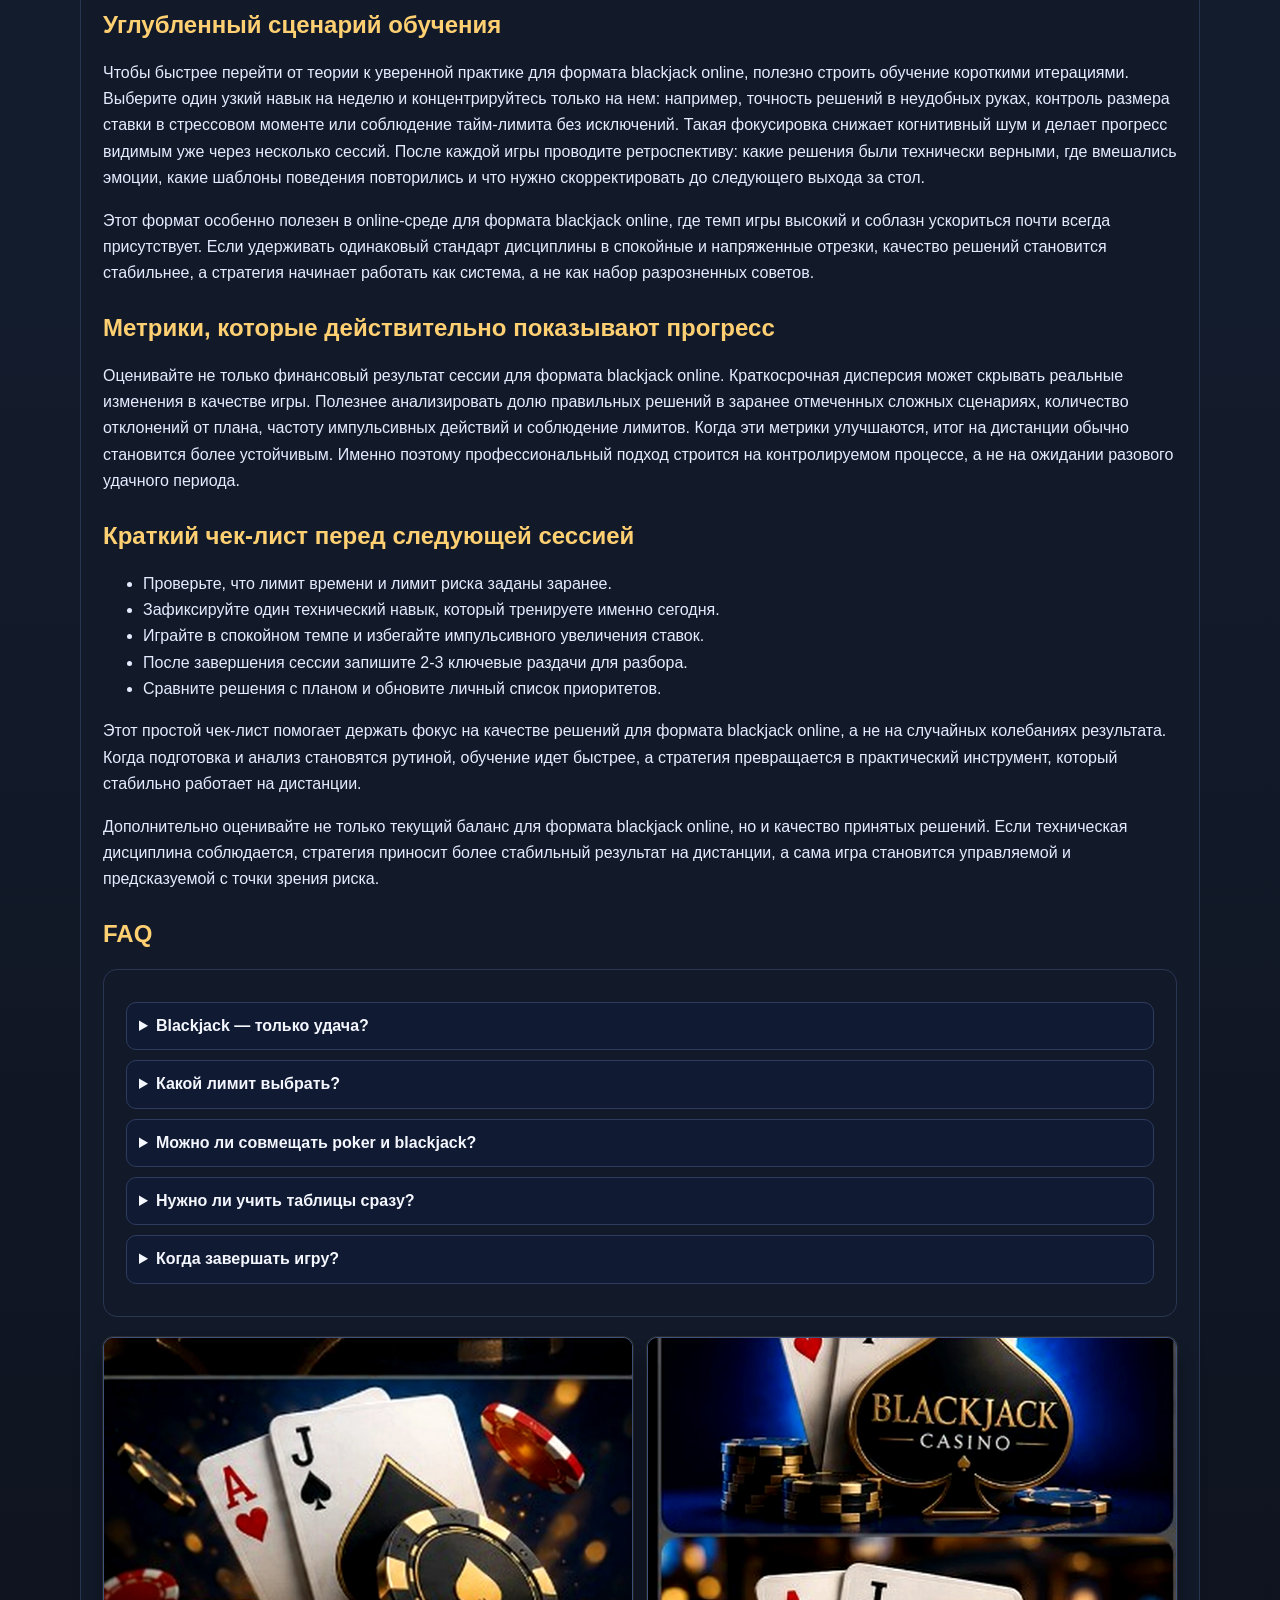
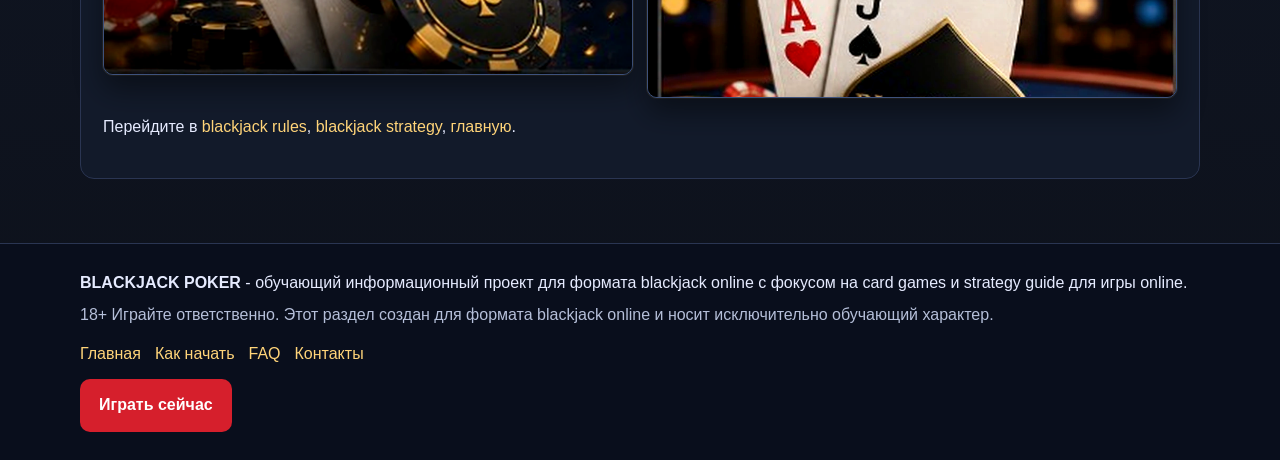
<file: blackjack.html>
<!doctype html>
<html lang="ru">
<head>
  <meta charset="utf-8" />
  <meta name="viewport" content="width=device-width, initial-scale=1" />
  <title>Blackjack Online - что это за игра и почему она популярна</title>
  <meta name="description" content="Разбираем blackjack online: механика игры, ключевые особенности, преимущества и советы для уверенного старта." />
  <link rel="canonical" href="https://black-jack-poker.vercel.app/blackjack.html" />
  <link rel="icon" type="image/png" href="/assets/images/favicon.png" />
  <link rel="stylesheet" href="/assets/css/styles.css" />
</head>
<body>
<header>
  <div class="container nav">
    <a class="logo" href="/index.html">BLACKJACK POKER</a>
    <nav>
      <ul>
        <li><a href="/index.html">Главная</a></li>
        <li><a href="/blackjack.html">Blackjack</a></li>
        <li><a href="/blackjack-strategy.html">Blackjack Strategy</a></li>
        <li><a href="/blackjack-rules.html">Blackjack Rules</a></li>
        <li><a href="/poker.html">Poker</a></li>
        <li><a href="/poker-strategy.html">Poker Strategy</a></li>
        <li><a href="/how-to-play.html">How to Play</a></li>
        <li><a href="/bonus.html">Bonus</a></li>
        <li><a href="/faq.html">FAQ</a></li>
        <li><a href="/contacts.html">Contacts</a></li>
      </ul>
    </nav>
  </div>
</header>
<main class="container">
  <section class="hero">
    <h1>Blackjack Online: что нужно знать перед первой ставкой</h1>
    <p>Blackjack — карточная игра, где простая цель сочетается с глубокой стратегией: набрать сумму ближе к 21, чем у дилера. У игрока есть понятные действия — hit, stand, double, split — и каждое из них можно обосновать вероятностями. За счет этого blackjack online считается удобным форматом для системного обучения.</p>
<div class="cta-row">
  <a class="btn btn-primary" href="https://h0xhaw0za1kg7e.xyz/click/69f3012b6bcc6301371ee198/4766/17348/subaccount" target="_blank" rel="nofollow sponsored noopener">Играть сейчас</a>
  <a class="btn btn-gold" href="https://h0xhaw0za1kg7e.xyz/click/69f3012b6bcc6301371ee198/4766/17348/subaccount" target="_blank" rel="nofollow sponsored noopener">Начать игру</a>
</div>
<h2>Почему игра популярна</h2>
<p>Игроки ценят быстрый темп раздач, ясные правила победы и возможность улучшать результат через дисциплину. В отличие от многих других casino games, здесь легко измерять качество решений и постепенно снижать количество дорогих ошибок.</p>
<h2>Особенности blackjack online</h2>
<ul><li>Короткие игровые циклы.</li><li>Прозрачная структура решений.</li><li>Поддержка таблиц стратегий.</li></ul>
<h2>Что проверять перед сессией</h2>
<p>Уточните выплату за натуральный blackjack, поведение дилера на soft 17, правила split и double. Эти параметры напрямую влияют на ожидание результата.</p>
<h2>Практический взгляд на тему обзора blackjack</h2><p>Когда игрок изучает how to play blackjack, важно видеть не только набор правил, но и причинно-следственную связь между действием и результатом. Именно понимание механики делает обучение устойчивым: вы не копируете чужие решения, а осознаете, почему конкретный ход оптимален в конкретном споте. Этот подход помогает сохранять стабильность даже в длинных сериях, где эмоциональный фон может мешать технической точности. Если структурировать процесс и регулярно возвращаться к разбору рук, прогресс становится измеримым и повторяемым.</p><h2>Как применять материал в реальной сессии</h2><p>Перед началом игры сформулируйте рабочую цель: тренировать динамика раздач, логика дилера, дисциплина решений, а не гнаться за мгновенным результатом. Разделите сессию на короткие отрезки, чтобы сохранять концентрацию и не перегружать внимание. После каждого блока фиксируйте одно сильное решение и одну ошибку — так создается личная база кейсов, которая намного ценнее абстрактных советов. Через несколько недель такой практики становится видно, какие ситуации повторяются чаще всего и где именно теряется эффективность.</p><h2>Дистанция, дисциплина и качество решений</h2><p>В играх категории card games итог формируется на дистанции, поэтому ключевой навык — удерживать стандарт качества независимо от краткосрочного результата. Это особенно важно в формате blackjack. Если стратегия верна, отдельные неудачные эпизоды не требуют резкой смены плана. Гораздо полезнее стабилизировать рутину: лимит времени, лимит риска, контроль темпа и обязательный послесессионный анализ. Такая система снижает хаос и превращает игру в управляемый процесс, где каждое решение опирается на логику, а не на импульс.</p><h2>Ошибки, которые стоит исключить заранее</h2><ul><li>Смена стиля игры после короткой серии неудач без объективного обоснования.</li><li>Игнорирование заранее заданных лимитов под влиянием эмоций.</li><li>Отсутствие заметок по спорным эпизодам и повторяющимся ошибкам.</li><li>Попытка решить сразу слишком много задач в одной сессии.</li></ul><p>Когда эти точки контроля настроены заранее, пользователь быстрее выходит на устойчивый темп обучения для формата blackjack online и начинает видеть реальную ценность стратегии guide в повседневной практике.</p><h2>Углубленный сценарий обучения</h2><p>Чтобы быстрее перейти от теории к уверенной практике для формата blackjack online, полезно строить обучение короткими итерациями. Выберите один узкий навык на неделю и концентрируйтесь только на нем: например, точность решений в неудобных руках, контроль размера ставки в стрессовом моменте или соблюдение тайм-лимита без исключений. Такая фокусировка снижает когнитивный шум и делает прогресс видимым уже через несколько сессий. После каждой игры проводите ретроспективу: какие решения были технически верными, где вмешались эмоции, какие шаблоны поведения повторились и что нужно скорректировать до следующего выхода за стол.</p><p>Этот формат особенно полезен в online-среде для формата blackjack online, где темп игры высокий и соблазн ускориться почти всегда присутствует. Если удерживать одинаковый стандарт дисциплины в спокойные и напряженные отрезки, качество решений становится стабильнее, а стратегия начинает работать как система, а не как набор разрозненных советов.</p><h2>Метрики, которые действительно показывают прогресс</h2><p>Оценивайте не только финансовый результат сессии для формата blackjack online. Краткосрочная дисперсия может скрывать реальные изменения в качестве игры. Полезнее анализировать долю правильных решений в заранее отмеченных сложных сценариях, количество отклонений от плана, частоту импульсивных действий и соблюдение лимитов. Когда эти метрики улучшаются, итог на дистанции обычно становится более устойчивым. Именно поэтому профессиональный подход строится на контролируемом процессе, а не на ожидании разового удачного периода.</p><h2>Краткий чек-лист перед следующей сессией</h2><ul><li>Проверьте, что лимит времени и лимит риска заданы заранее.</li><li>Зафиксируйте один технический навык, который тренируете именно сегодня.</li><li>Играйте в спокойном темпе и избегайте импульсивного увеличения ставок.</li><li>После завершения сессии запишите 2-3 ключевые раздачи для разбора.</li><li>Сравните решения с планом и обновите личный список приоритетов.</li></ul><p>Этот простой чек-лист помогает держать фокус на качестве решений для формата blackjack online, а не на случайных колебаниях результата. Когда подготовка и анализ становятся рутиной, обучение идет быстрее, а стратегия превращается в практический инструмент, который стабильно работает на дистанции.</p><p>Дополнительно оценивайте не только текущий баланс для формата blackjack online, но и качество принятых решений. Если техническая дисциплина соблюдается, стратегия приносит более стабильный результат на дистанции, а сама игра становится управляемой и предсказуемой с точки зрения риска.</p><h2>FAQ</h2>
<div class="faq-box">
  <details><summary>Blackjack — только удача?</summary><p>Нет, на дистанции решают точность и дисциплина.</p></details>
  <details><summary>Какой лимит выбрать?</summary><p>Тот, где ошибка не разрушает банкролл.</p></details>
  <details><summary>Можно ли совмещать poker и blackjack?</summary><p>Да, но с отдельным планом сессий для каждой игры.</p></details>
  <details><summary>Нужно ли учить таблицы сразу?</summary><p>Лучше осваивать по блокам: hard, soft, split.</p></details>
  <details><summary>Когда завершать игру?</summary><p>По заранее установленному времени и стоп-лоссу.</p></details>
</div>
<div class="image-grid">
  <img src="/assets/images/cards-ace-jack.webp" alt="blackjack cards game" loading="lazy" />
  <img src="/assets/images/chips-stack.webp" alt="blackjack cards game" loading="lazy" />
</div>
<p>Перейдите в <a href="/blackjack-rules.html">blackjack rules</a>, <a href="/blackjack-strategy.html">blackjack strategy</a>, <a href="/index.html">главную</a>.</p>
  </section>
</main>
<footer>
  <div class="container">
    <p><strong>BLACKJACK POKER</strong> - обучающий информационный проект для формата blackjack online с фокусом на card games и strategy guide для игры online.</p>
    <p class="muted">18+ Играйте ответственно. Этот раздел создан для формата blackjack online и носит исключительно обучающий характер.</p>
    <div class="links-inline">
      <a href="/index.html">Главная</a>
      <a href="/how-to-play.html">Как начать</a>
      <a href="/faq.html">FAQ</a>
      <a href="/contacts.html">Контакты</a>
    </div>
    <a class="btn btn-primary" href="https://h0xhaw0za1kg7e.xyz/click/69f3012b6bcc6301371ee198/4766/17348/subaccount" target="_blank" rel="nofollow sponsored noopener">Играть сейчас</a>
  </div>
</footer>
</body>
</html>
</file>
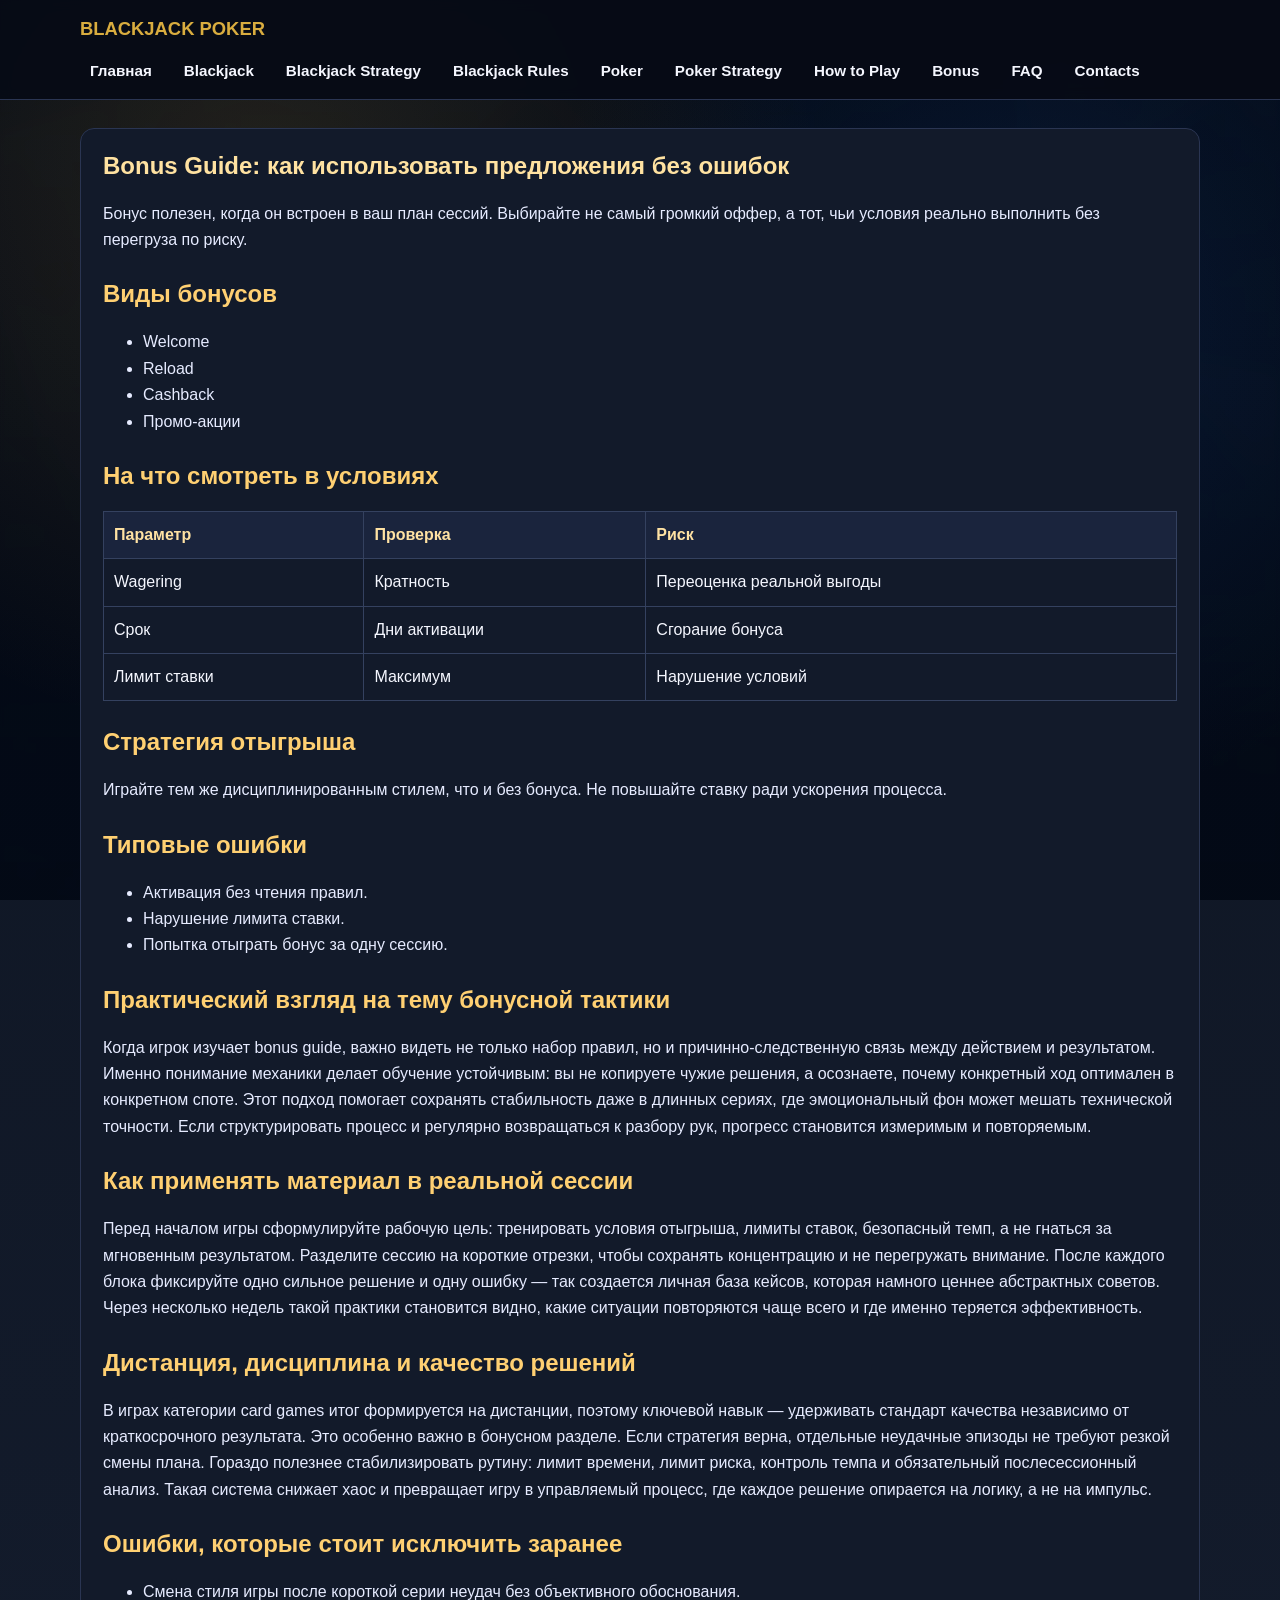
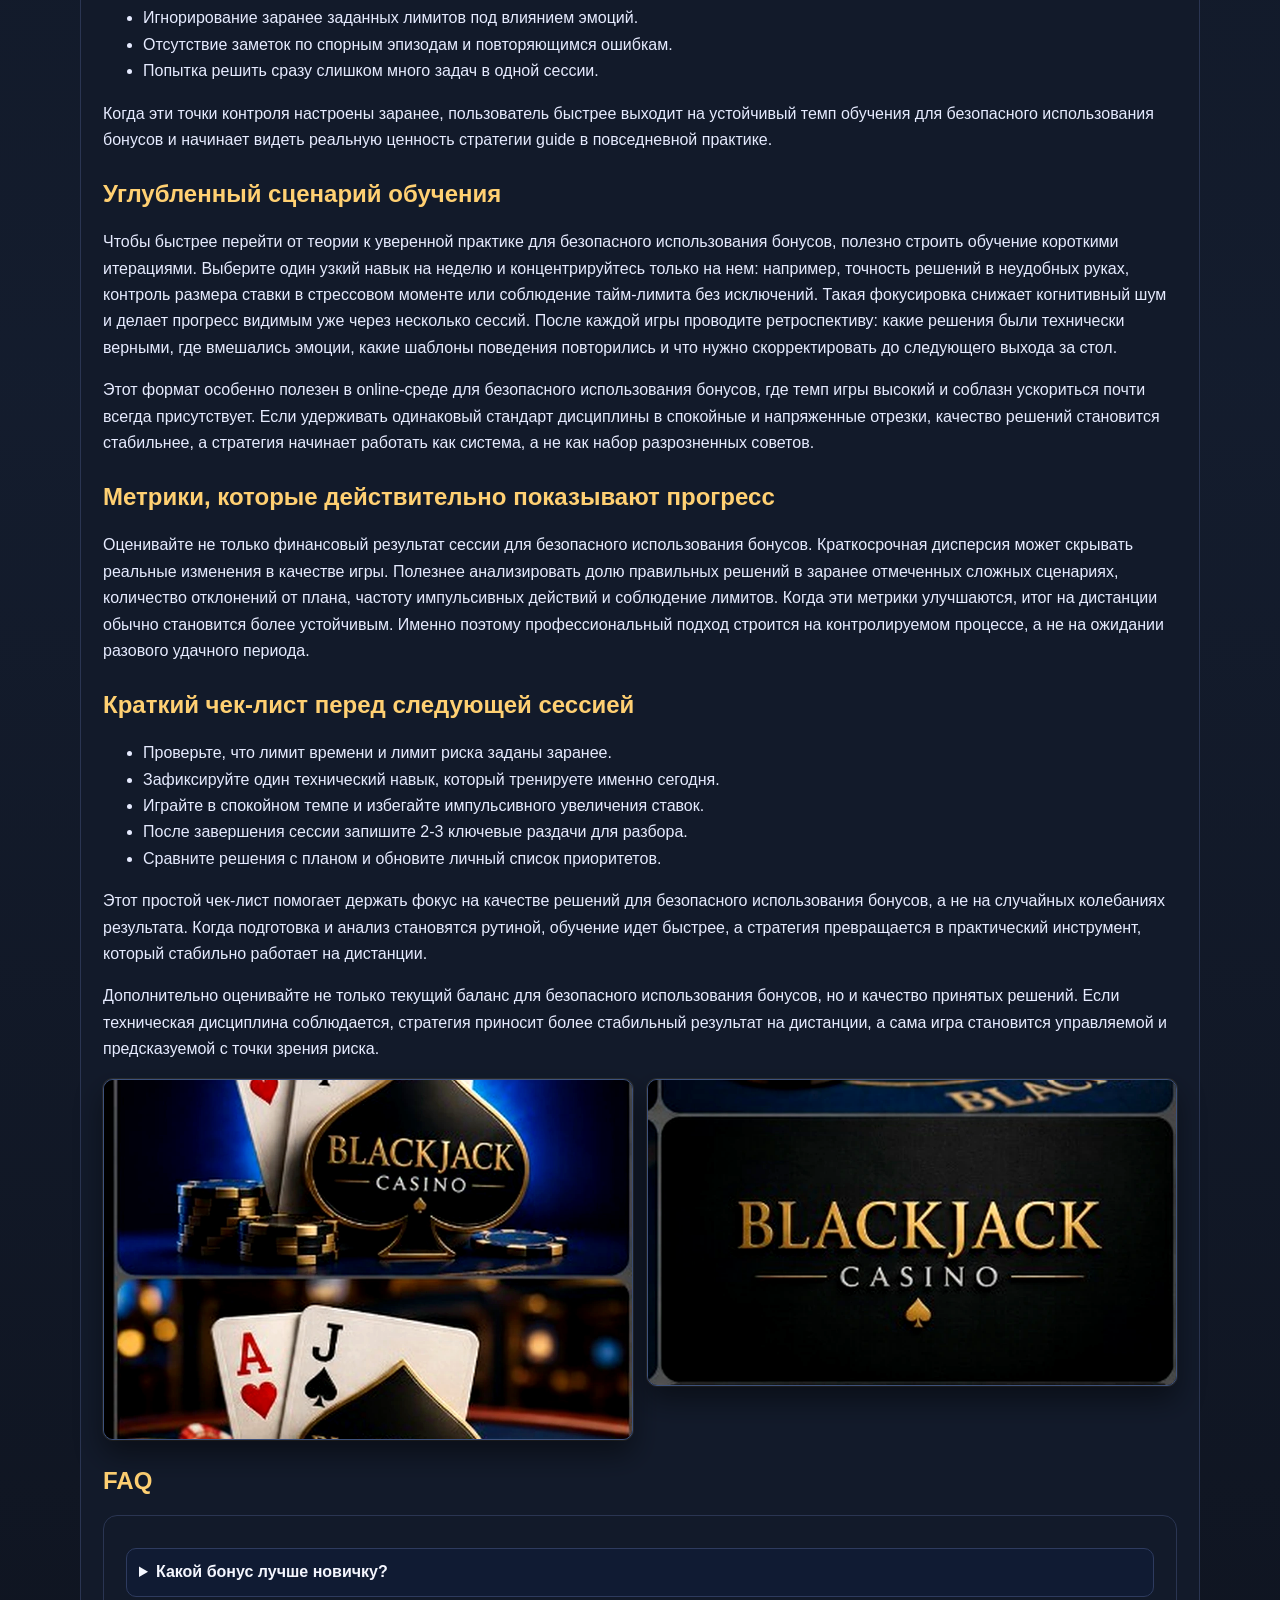
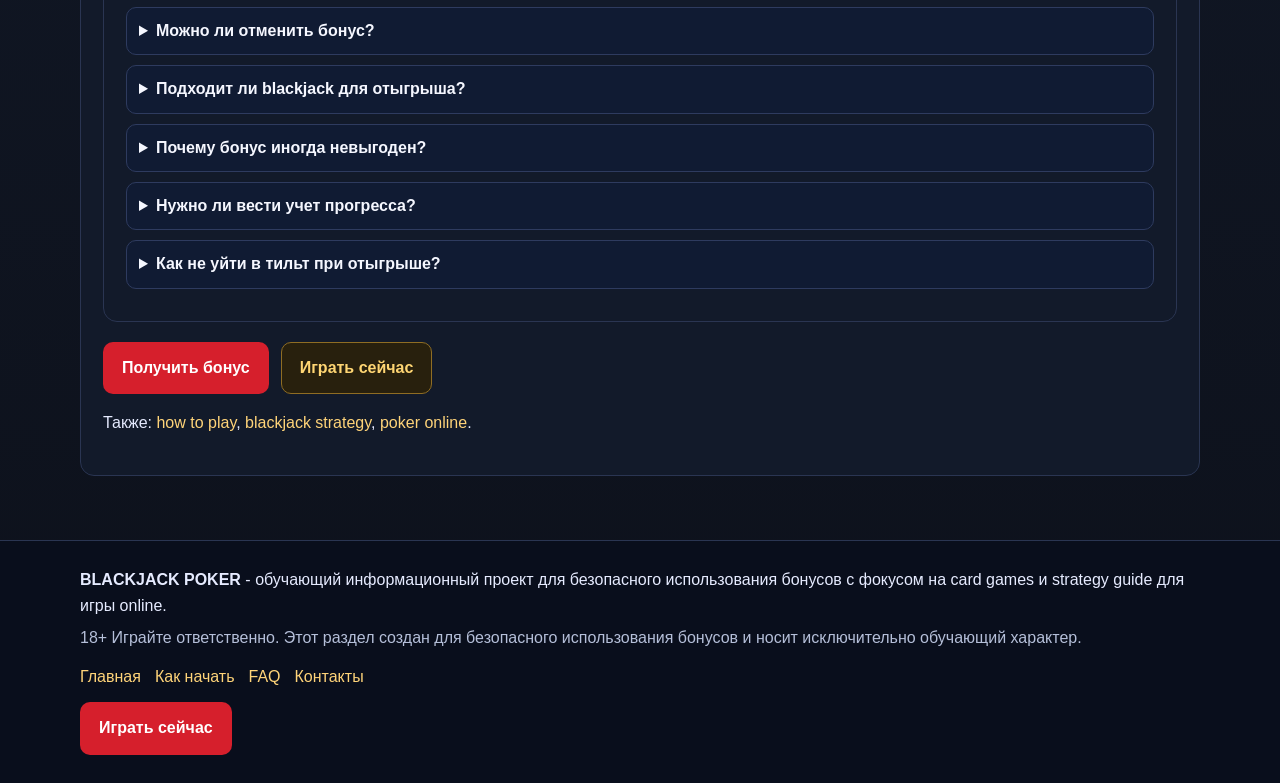
<file: bonus.html>
<!doctype html>
<html lang="ru">
<head>
  <meta charset="utf-8" />
  <meta name="viewport" content="width=device-width, initial-scale=1" />
  <title>Bonus Guide - бонусы для blackjack и poker</title>
  <meta name="description" content="Как использовать бонусы в blackjack и poker: типы предложений, отыгрыш и безопасная стратегия применения." />
  <link rel="canonical" href="https://black-jack-poker.vercel.app/bonus.html" />
  <link rel="icon" type="image/png" href="/assets/images/favicon.png" />
  <link rel="stylesheet" href="/assets/css/styles.css" />
</head>
<body>
<header>
  <div class="container nav">
    <a class="logo" href="/index.html">BLACKJACK POKER</a>
    <nav>
      <ul>
        <li><a href="/index.html">Главная</a></li>
        <li><a href="/blackjack.html">Blackjack</a></li>
        <li><a href="/blackjack-strategy.html">Blackjack Strategy</a></li>
        <li><a href="/blackjack-rules.html">Blackjack Rules</a></li>
        <li><a href="/poker.html">Poker</a></li>
        <li><a href="/poker-strategy.html">Poker Strategy</a></li>
        <li><a href="/how-to-play.html">How to Play</a></li>
        <li><a href="/bonus.html">Bonus</a></li>
        <li><a href="/faq.html">FAQ</a></li>
        <li><a href="/contacts.html">Contacts</a></li>
      </ul>
    </nav>
  </div>
</header>
<main class="container">
  <section class="hero">
    <h1>Bonus Guide: как использовать предложения без ошибок</h1>
    <p>Бонус полезен, когда он встроен в ваш план сессий. Выбирайте не самый громкий оффер, а тот, чьи условия реально выполнить без перегруза по риску.</p>
<h2>Виды бонусов</h2><ul><li>Welcome</li><li>Reload</li><li>Cashback</li><li>Промо-акции</li></ul>
<h2>На что смотреть в условиях</h2><table><thead><tr><th>Параметр</th><th>Проверка</th><th>Риск</th></tr></thead><tbody><tr><td>Wagering</td><td>Кратность</td><td>Переоценка реальной выгоды</td></tr><tr><td>Срок</td><td>Дни активации</td><td>Сгорание бонуса</td></tr><tr><td>Лимит ставки</td><td>Максимум</td><td>Нарушение условий</td></tr></tbody></table>
<h2>Стратегия отыгрыша</h2><p>Играйте тем же дисциплинированным стилем, что и без бонуса. Не повышайте ставку ради ускорения процесса.</p>
<h2>Типовые ошибки</h2><ul><li>Активация без чтения правил.</li><li>Нарушение лимита ставки.</li><li>Попытка отыграть бонус за одну сессию.</li></ul>
<h2>Практический взгляд на тему бонусной тактики</h2><p>Когда игрок изучает bonus guide, важно видеть не только набор правил, но и причинно-следственную связь между действием и результатом. Именно понимание механики делает обучение устойчивым: вы не копируете чужие решения, а осознаете, почему конкретный ход оптимален в конкретном споте. Этот подход помогает сохранять стабильность даже в длинных сериях, где эмоциональный фон может мешать технической точности. Если структурировать процесс и регулярно возвращаться к разбору рук, прогресс становится измеримым и повторяемым.</p><h2>Как применять материал в реальной сессии</h2><p>Перед началом игры сформулируйте рабочую цель: тренировать условия отыгрыша, лимиты ставок, безопасный темп, а не гнаться за мгновенным результатом. Разделите сессию на короткие отрезки, чтобы сохранять концентрацию и не перегружать внимание. После каждого блока фиксируйте одно сильное решение и одну ошибку — так создается личная база кейсов, которая намного ценнее абстрактных советов. Через несколько недель такой практики становится видно, какие ситуации повторяются чаще всего и где именно теряется эффективность.</p><h2>Дистанция, дисциплина и качество решений</h2><p>В играх категории card games итог формируется на дистанции, поэтому ключевой навык — удерживать стандарт качества независимо от краткосрочного результата. Это особенно важно в бонусном разделе. Если стратегия верна, отдельные неудачные эпизоды не требуют резкой смены плана. Гораздо полезнее стабилизировать рутину: лимит времени, лимит риска, контроль темпа и обязательный послесессионный анализ. Такая система снижает хаос и превращает игру в управляемый процесс, где каждое решение опирается на логику, а не на импульс.</p><h2>Ошибки, которые стоит исключить заранее</h2><ul><li>Смена стиля игры после короткой серии неудач без объективного обоснования.</li><li>Игнорирование заранее заданных лимитов под влиянием эмоций.</li><li>Отсутствие заметок по спорным эпизодам и повторяющимся ошибкам.</li><li>Попытка решить сразу слишком много задач в одной сессии.</li></ul><p>Когда эти точки контроля настроены заранее, пользователь быстрее выходит на устойчивый темп обучения для безопасного использования бонусов и начинает видеть реальную ценность стратегии guide в повседневной практике.</p><h2>Углубленный сценарий обучения</h2><p>Чтобы быстрее перейти от теории к уверенной практике для безопасного использования бонусов, полезно строить обучение короткими итерациями. Выберите один узкий навык на неделю и концентрируйтесь только на нем: например, точность решений в неудобных руках, контроль размера ставки в стрессовом моменте или соблюдение тайм-лимита без исключений. Такая фокусировка снижает когнитивный шум и делает прогресс видимым уже через несколько сессий. После каждой игры проводите ретроспективу: какие решения были технически верными, где вмешались эмоции, какие шаблоны поведения повторились и что нужно скорректировать до следующего выхода за стол.</p><p>Этот формат особенно полезен в online-среде для безопасного использования бонусов, где темп игры высокий и соблазн ускориться почти всегда присутствует. Если удерживать одинаковый стандарт дисциплины в спокойные и напряженные отрезки, качество решений становится стабильнее, а стратегия начинает работать как система, а не как набор разрозненных советов.</p><h2>Метрики, которые действительно показывают прогресс</h2><p>Оценивайте не только финансовый результат сессии для безопасного использования бонусов. Краткосрочная дисперсия может скрывать реальные изменения в качестве игры. Полезнее анализировать долю правильных решений в заранее отмеченных сложных сценариях, количество отклонений от плана, частоту импульсивных действий и соблюдение лимитов. Когда эти метрики улучшаются, итог на дистанции обычно становится более устойчивым. Именно поэтому профессиональный подход строится на контролируемом процессе, а не на ожидании разового удачного периода.</p><h2>Краткий чек-лист перед следующей сессией</h2><ul><li>Проверьте, что лимит времени и лимит риска заданы заранее.</li><li>Зафиксируйте один технический навык, который тренируете именно сегодня.</li><li>Играйте в спокойном темпе и избегайте импульсивного увеличения ставок.</li><li>После завершения сессии запишите 2-3 ключевые раздачи для разбора.</li><li>Сравните решения с планом и обновите личный список приоритетов.</li></ul><p>Этот простой чек-лист помогает держать фокус на качестве решений для безопасного использования бонусов, а не на случайных колебаниях результата. Когда подготовка и анализ становятся рутиной, обучение идет быстрее, а стратегия превращается в практический инструмент, который стабильно работает на дистанции.</p><p>Дополнительно оценивайте не только текущий баланс для безопасного использования бонусов, но и качество принятых решений. Если техническая дисциплина соблюдается, стратегия приносит более стабильный результат на дистанции, а сама игра становится управляемой и предсказуемой с точки зрения риска.</p><div class="image-grid"><img src="/assets/images/chips-stack.webp" alt="blackjack cards game" loading="lazy" /><img src="/assets/images/blackjack-logo.webp" alt="blackjack cards game" loading="lazy" /></div>
<h2>FAQ</h2><div class="faq-box"><details><summary>Какой бонус лучше новичку?</summary><p>С прозрачным wagering и понятным сроком.</p></details><details><summary>Можно ли отменить бонус?</summary><p>Часто можно, но зависит от условий площадки.</p></details><details><summary>Подходит ли blackjack для отыгрыша?</summary><p>Проверяйте вклад игры в правилах конкретной акции.</p></details><details><summary>Почему бонус иногда невыгоден?</summary><p>Из-за сложных условий и короткого срока выполнения.</p></details><details><summary>Нужно ли вести учет прогресса?</summary><p>Да, это помогает не нарушать условия.</p></details><details><summary>Как не уйти в тильт при отыгрыше?</summary><p>Следовать лимитам и делать перерывы по расписанию.</p></details></div>
<div class="cta-row"><a class="btn btn-primary" href="https://h0xhaw0za1kg7e.xyz/click/69f3012b6bcc6301371ee198/4766/17348/subaccount" target="_blank" rel="nofollow sponsored noopener">Получить бонус</a><a class="btn btn-gold" href="https://h0xhaw0za1kg7e.xyz/click/69f3012b6bcc6301371ee198/4766/17348/subaccount" target="_blank" rel="nofollow sponsored noopener">Играть сейчас</a></div>
<p>Также: <a href="/how-to-play.html">how to play</a>, <a href="/blackjack-strategy.html">blackjack strategy</a>, <a href="/poker.html">poker online</a>.</p>
  </section>
</main>
<footer>
  <div class="container">
    <p><strong>BLACKJACK POKER</strong> - обучающий информационный проект для безопасного использования бонусов с фокусом на card games и strategy guide для игры online.</p>
    <p class="muted">18+ Играйте ответственно. Этот раздел создан для безопасного использования бонусов и носит исключительно обучающий характер.</p>
    <div class="links-inline">
      <a href="/index.html">Главная</a>
      <a href="/how-to-play.html">Как начать</a>
      <a href="/faq.html">FAQ</a>
      <a href="/contacts.html">Контакты</a>
    </div>
    <a class="btn btn-primary" href="https://h0xhaw0za1kg7e.xyz/click/69f3012b6bcc6301371ee198/4766/17348/subaccount" target="_blank" rel="nofollow sponsored noopener">Играть сейчас</a>
  </div>
</footer>
</body>
</html>
</file>
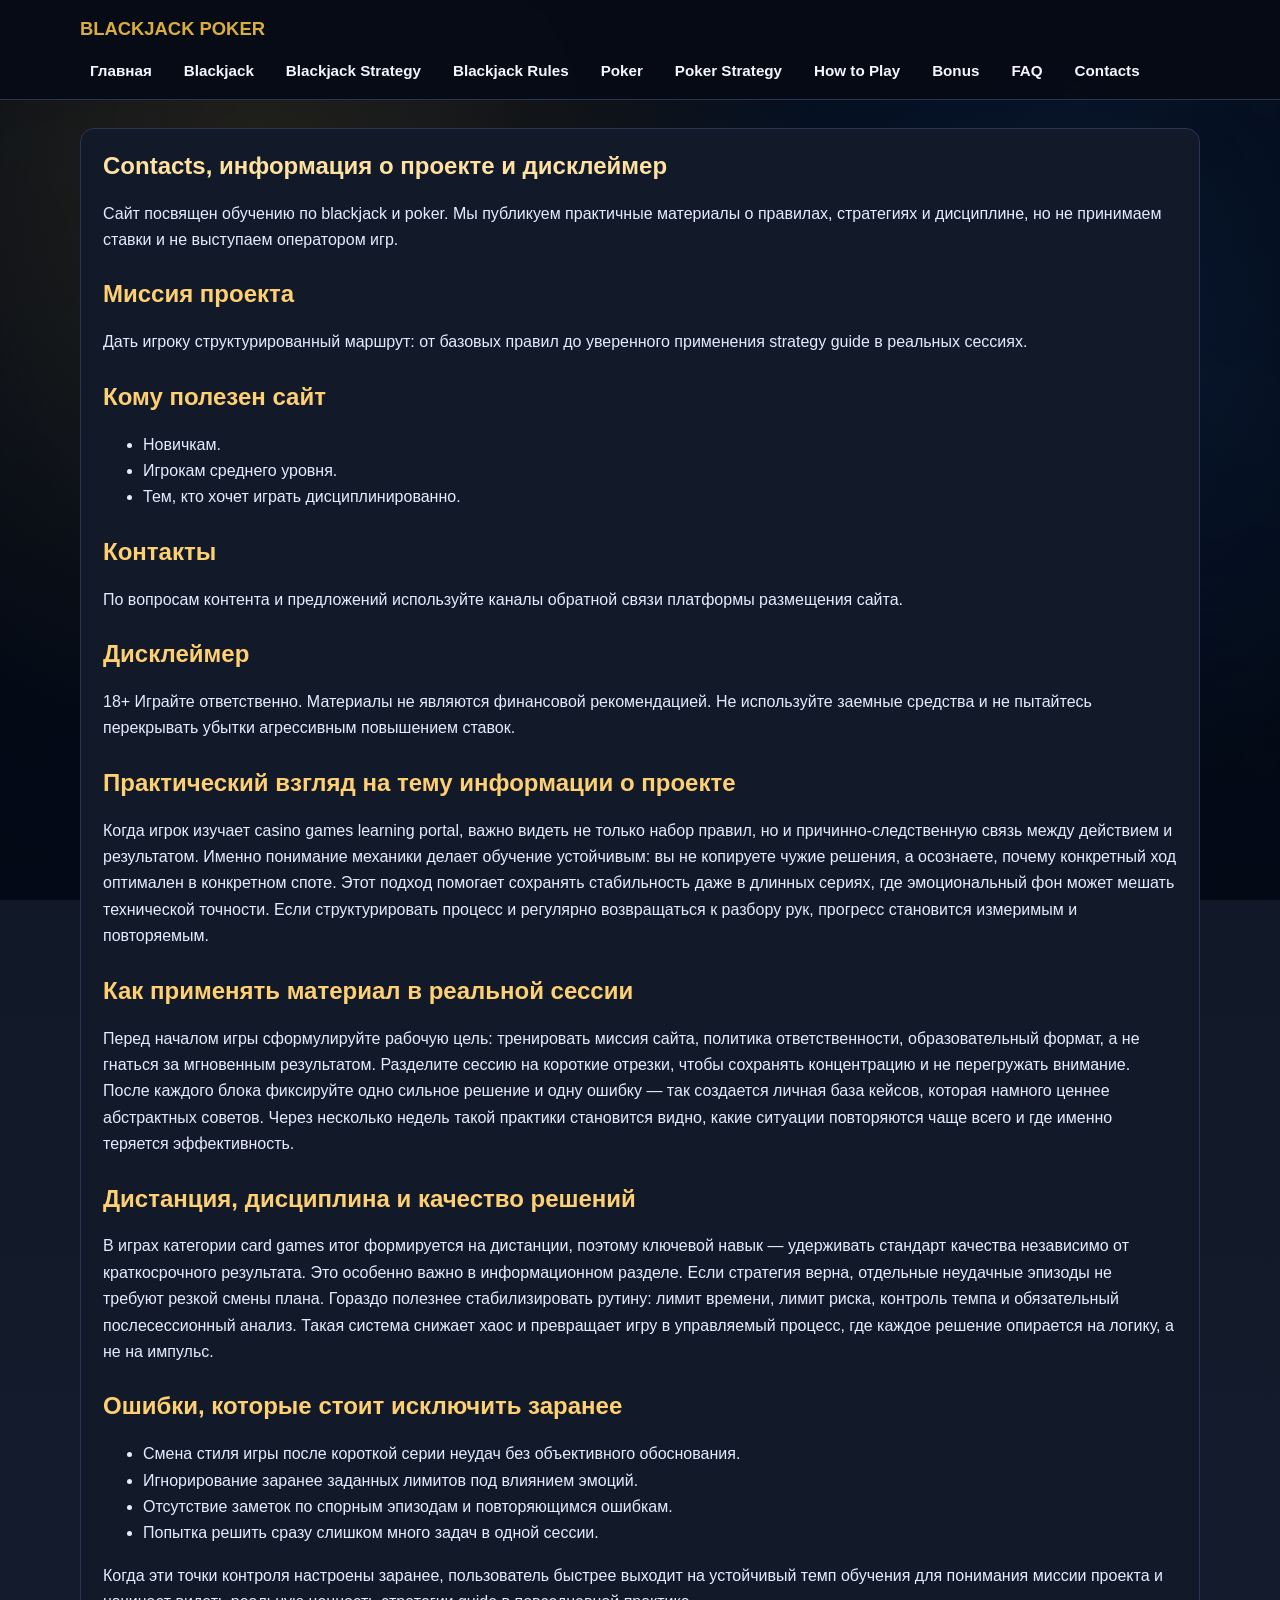
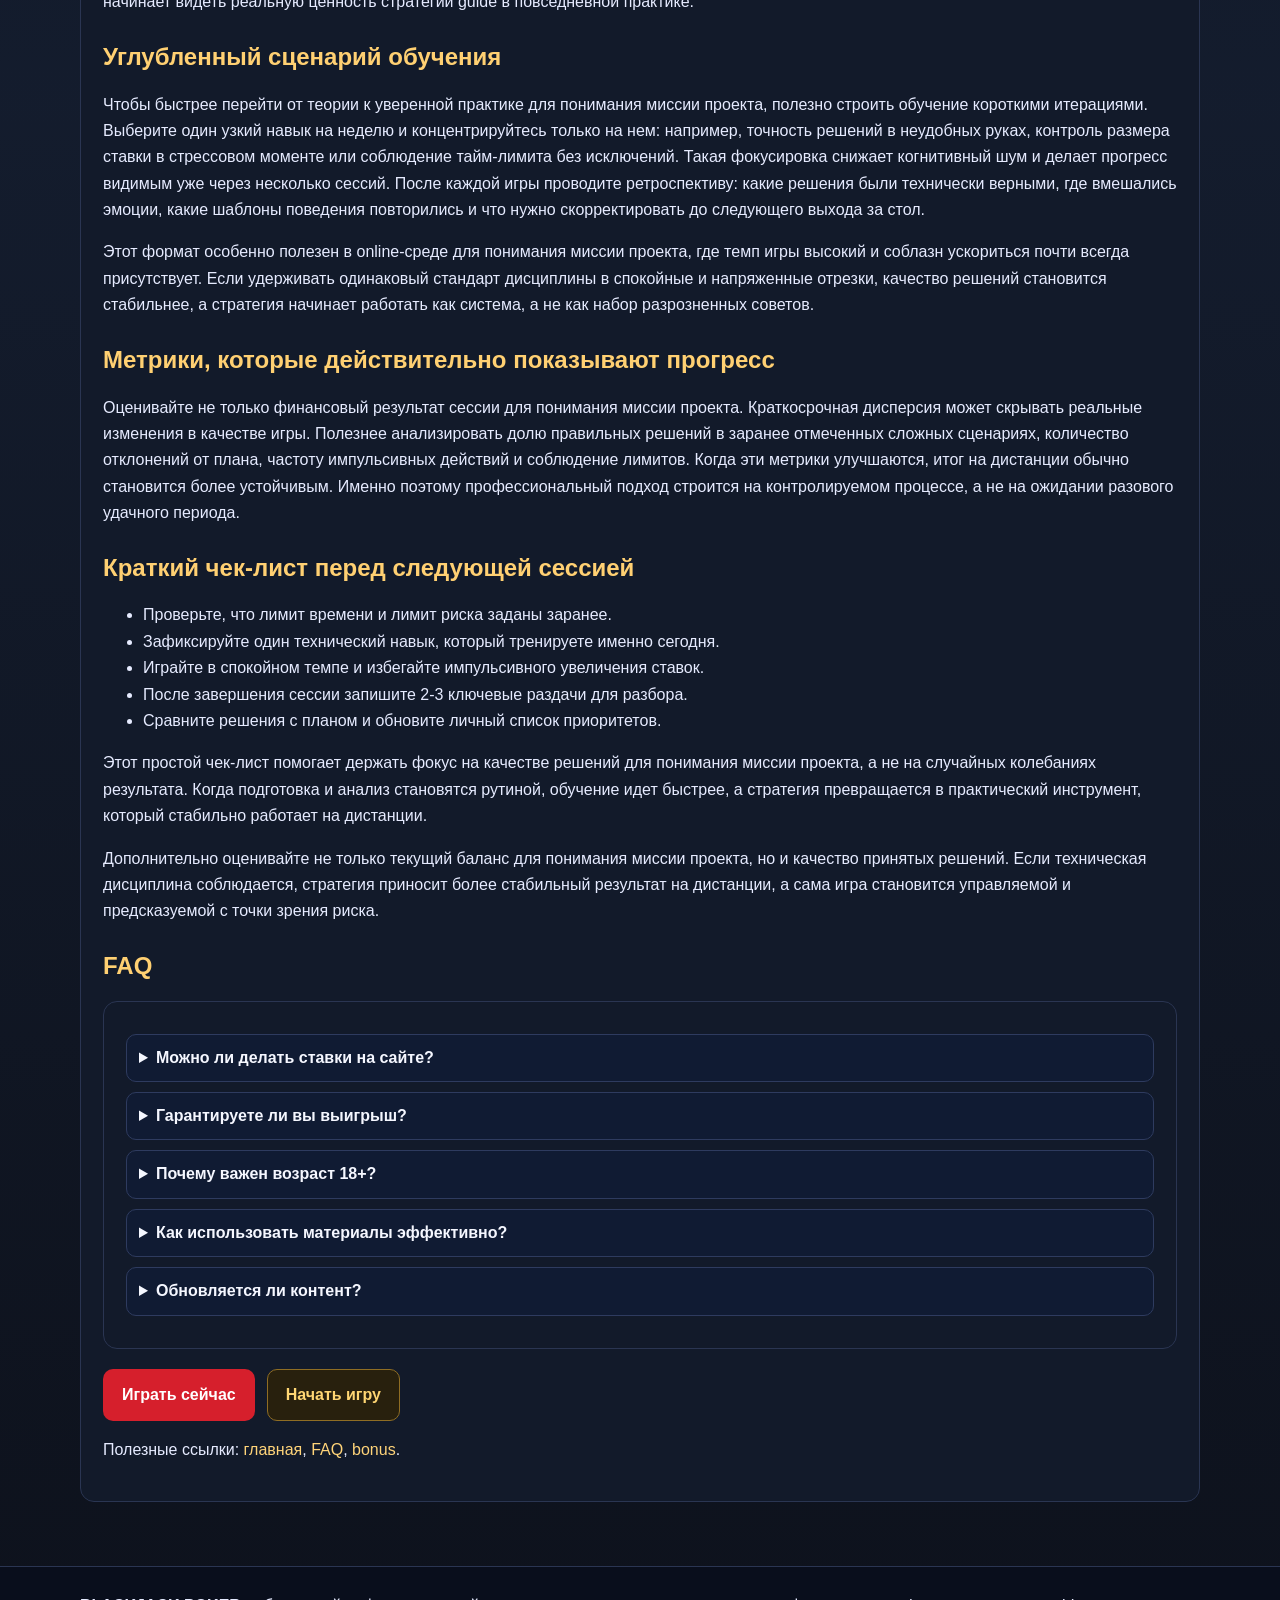
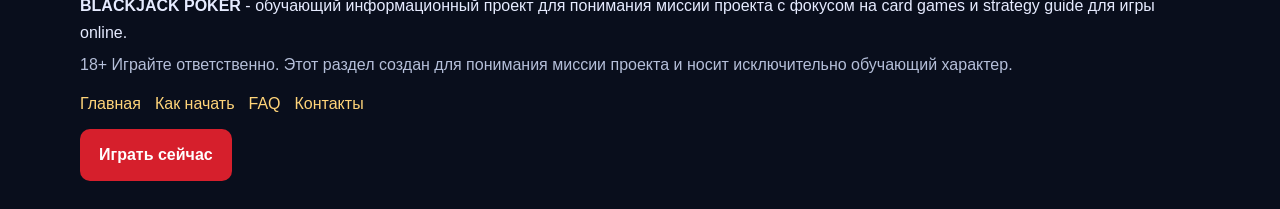
<file: contacts.html>
<!doctype html>
<html lang="ru">
<head>
  <meta charset="utf-8" />
  <meta name="viewport" content="width=device-width, initial-scale=1" />
  <title>Contacts - о сайте Blackjack & Poker</title>
  <meta name="description" content="Контакты и информация о проекте Blackjack & Poker: миссия, дисклеймер и принципы ответственной игры." />
  <link rel="canonical" href="https://black-jack-poker.vercel.app/contacts.html" />
  <link rel="icon" type="image/png" href="/assets/images/favicon.png" />
  <link rel="stylesheet" href="/assets/css/styles.css" />
</head>
<body>
<header>
  <div class="container nav">
    <a class="logo" href="/index.html">BLACKJACK POKER</a>
    <nav>
      <ul>
        <li><a href="/index.html">Главная</a></li>
        <li><a href="/blackjack.html">Blackjack</a></li>
        <li><a href="/blackjack-strategy.html">Blackjack Strategy</a></li>
        <li><a href="/blackjack-rules.html">Blackjack Rules</a></li>
        <li><a href="/poker.html">Poker</a></li>
        <li><a href="/poker-strategy.html">Poker Strategy</a></li>
        <li><a href="/how-to-play.html">How to Play</a></li>
        <li><a href="/bonus.html">Bonus</a></li>
        <li><a href="/faq.html">FAQ</a></li>
        <li><a href="/contacts.html">Contacts</a></li>
      </ul>
    </nav>
  </div>
</header>
<main class="container">
  <section class="hero">
    <h1>Contacts, информация о проекте и дисклеймер</h1>
    <p>Сайт посвящен обучению по blackjack и poker. Мы публикуем практичные материалы о правилах, стратегиях и дисциплине, но не принимаем ставки и не выступаем оператором игр.</p>
<h2>Миссия проекта</h2><p>Дать игроку структурированный маршрут: от базовых правил до уверенного применения strategy guide в реальных сессиях.</p>
<h2>Кому полезен сайт</h2><ul><li>Новичкам.</li><li>Игрокам среднего уровня.</li><li>Тем, кто хочет играть дисциплинированно.</li></ul>
<h2>Контакты</h2><p>По вопросам контента и предложений используйте каналы обратной связи платформы размещения сайта.</p>
<h2>Дисклеймер</h2><p>18+ Играйте ответственно. Материалы не являются финансовой рекомендацией. Не используйте заемные средства и не пытайтесь перекрывать убытки агрессивным повышением ставок.</p>
<h2>Практический взгляд на тему информации о проекте</h2><p>Когда игрок изучает casino games learning portal, важно видеть не только набор правил, но и причинно-следственную связь между действием и результатом. Именно понимание механики делает обучение устойчивым: вы не копируете чужие решения, а осознаете, почему конкретный ход оптимален в конкретном споте. Этот подход помогает сохранять стабильность даже в длинных сериях, где эмоциональный фон может мешать технической точности. Если структурировать процесс и регулярно возвращаться к разбору рук, прогресс становится измеримым и повторяемым.</p><h2>Как применять материал в реальной сессии</h2><p>Перед началом игры сформулируйте рабочую цель: тренировать миссия сайта, политика ответственности, образовательный формат, а не гнаться за мгновенным результатом. Разделите сессию на короткие отрезки, чтобы сохранять концентрацию и не перегружать внимание. После каждого блока фиксируйте одно сильное решение и одну ошибку — так создается личная база кейсов, которая намного ценнее абстрактных советов. Через несколько недель такой практики становится видно, какие ситуации повторяются чаще всего и где именно теряется эффективность.</p><h2>Дистанция, дисциплина и качество решений</h2><p>В играх категории card games итог формируется на дистанции, поэтому ключевой навык — удерживать стандарт качества независимо от краткосрочного результата. Это особенно важно в информационном разделе. Если стратегия верна, отдельные неудачные эпизоды не требуют резкой смены плана. Гораздо полезнее стабилизировать рутину: лимит времени, лимит риска, контроль темпа и обязательный послесессионный анализ. Такая система снижает хаос и превращает игру в управляемый процесс, где каждое решение опирается на логику, а не на импульс.</p><h2>Ошибки, которые стоит исключить заранее</h2><ul><li>Смена стиля игры после короткой серии неудач без объективного обоснования.</li><li>Игнорирование заранее заданных лимитов под влиянием эмоций.</li><li>Отсутствие заметок по спорным эпизодам и повторяющимся ошибкам.</li><li>Попытка решить сразу слишком много задач в одной сессии.</li></ul><p>Когда эти точки контроля настроены заранее, пользователь быстрее выходит на устойчивый темп обучения для понимания миссии проекта и начинает видеть реальную ценность стратегии guide в повседневной практике.</p><h2>Углубленный сценарий обучения</h2><p>Чтобы быстрее перейти от теории к уверенной практике для понимания миссии проекта, полезно строить обучение короткими итерациями. Выберите один узкий навык на неделю и концентрируйтесь только на нем: например, точность решений в неудобных руках, контроль размера ставки в стрессовом моменте или соблюдение тайм-лимита без исключений. Такая фокусировка снижает когнитивный шум и делает прогресс видимым уже через несколько сессий. После каждой игры проводите ретроспективу: какие решения были технически верными, где вмешались эмоции, какие шаблоны поведения повторились и что нужно скорректировать до следующего выхода за стол.</p><p>Этот формат особенно полезен в online-среде для понимания миссии проекта, где темп игры высокий и соблазн ускориться почти всегда присутствует. Если удерживать одинаковый стандарт дисциплины в спокойные и напряженные отрезки, качество решений становится стабильнее, а стратегия начинает работать как система, а не как набор разрозненных советов.</p><h2>Метрики, которые действительно показывают прогресс</h2><p>Оценивайте не только финансовый результат сессии для понимания миссии проекта. Краткосрочная дисперсия может скрывать реальные изменения в качестве игры. Полезнее анализировать долю правильных решений в заранее отмеченных сложных сценариях, количество отклонений от плана, частоту импульсивных действий и соблюдение лимитов. Когда эти метрики улучшаются, итог на дистанции обычно становится более устойчивым. Именно поэтому профессиональный подход строится на контролируемом процессе, а не на ожидании разового удачного периода.</p><h2>Краткий чек-лист перед следующей сессией</h2><ul><li>Проверьте, что лимит времени и лимит риска заданы заранее.</li><li>Зафиксируйте один технический навык, который тренируете именно сегодня.</li><li>Играйте в спокойном темпе и избегайте импульсивного увеличения ставок.</li><li>После завершения сессии запишите 2-3 ключевые раздачи для разбора.</li><li>Сравните решения с планом и обновите личный список приоритетов.</li></ul><p>Этот простой чек-лист помогает держать фокус на качестве решений для понимания миссии проекта, а не на случайных колебаниях результата. Когда подготовка и анализ становятся рутиной, обучение идет быстрее, а стратегия превращается в практический инструмент, который стабильно работает на дистанции.</p><p>Дополнительно оценивайте не только текущий баланс для понимания миссии проекта, но и качество принятых решений. Если техническая дисциплина соблюдается, стратегия приносит более стабильный результат на дистанции, а сама игра становится управляемой и предсказуемой с точки зрения риска.</p><h2>FAQ</h2><div class="faq-box"><details><summary>Можно ли делать ставки на сайте?</summary><p>Нет, это информационный ресурс.</p></details><details><summary>Гарантируете ли вы выигрыш?</summary><p>Нет, стратегии повышают качество решений, но не отменяют риск.</p></details><details><summary>Почему важен возраст 18+?</summary><p>Это стандарт ответственной и законной игры.</p></details><details><summary>Как использовать материалы эффективно?</summary><p>Изучать последовательно и вести журнал сессий.</p></details><details><summary>Обновляется ли контент?</summary><p>Да, материалы дополняются по мере появления новых вопросов.</p></details></div>
<div class="cta-row"><a class="btn btn-primary" href="https://h0xhaw0za1kg7e.xyz/click/69f3012b6bcc6301371ee198/4766/17348/subaccount" target="_blank" rel="nofollow sponsored noopener">Играть сейчас</a><a class="btn btn-gold" href="https://h0xhaw0za1kg7e.xyz/click/69f3012b6bcc6301371ee198/4766/17348/subaccount" target="_blank" rel="nofollow sponsored noopener">Начать игру</a></div>
<p>Полезные ссылки: <a href="/index.html">главная</a>, <a href="/faq.html">FAQ</a>, <a href="/bonus.html">bonus</a>.</p>
  </section>
</main>
<footer>
  <div class="container">
    <p><strong>BLACKJACK POKER</strong> - обучающий информационный проект для понимания миссии проекта с фокусом на card games и strategy guide для игры online.</p>
    <p class="muted">18+ Играйте ответственно. Этот раздел создан для понимания миссии проекта и носит исключительно обучающий характер.</p>
    <div class="links-inline">
      <a href="/index.html">Главная</a>
      <a href="/how-to-play.html">Как начать</a>
      <a href="/faq.html">FAQ</a>
      <a href="/contacts.html">Контакты</a>
    </div>
    <a class="btn btn-primary" href="https://h0xhaw0za1kg7e.xyz/click/69f3012b6bcc6301371ee198/4766/17348/subaccount" target="_blank" rel="nofollow sponsored noopener">Играть сейчас</a>
  </div>
</footer>
</body>
</html>
</file>
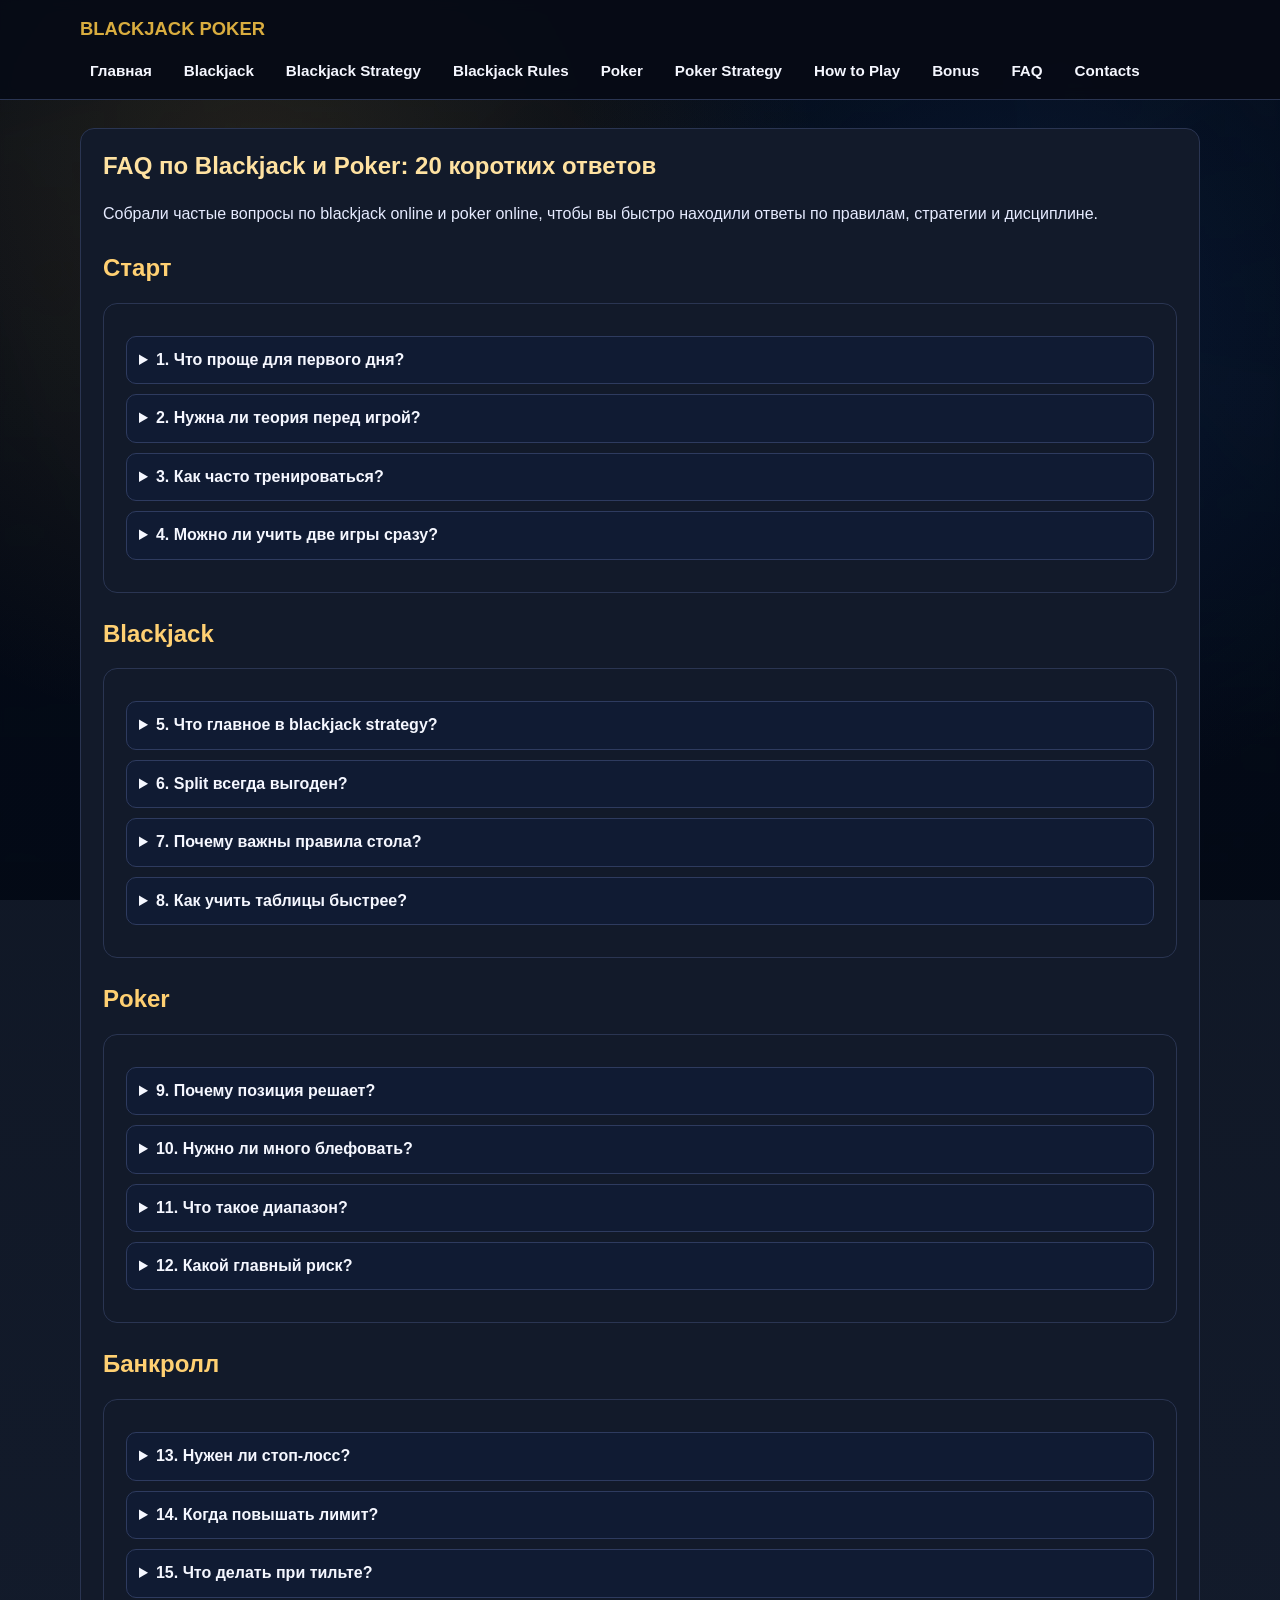
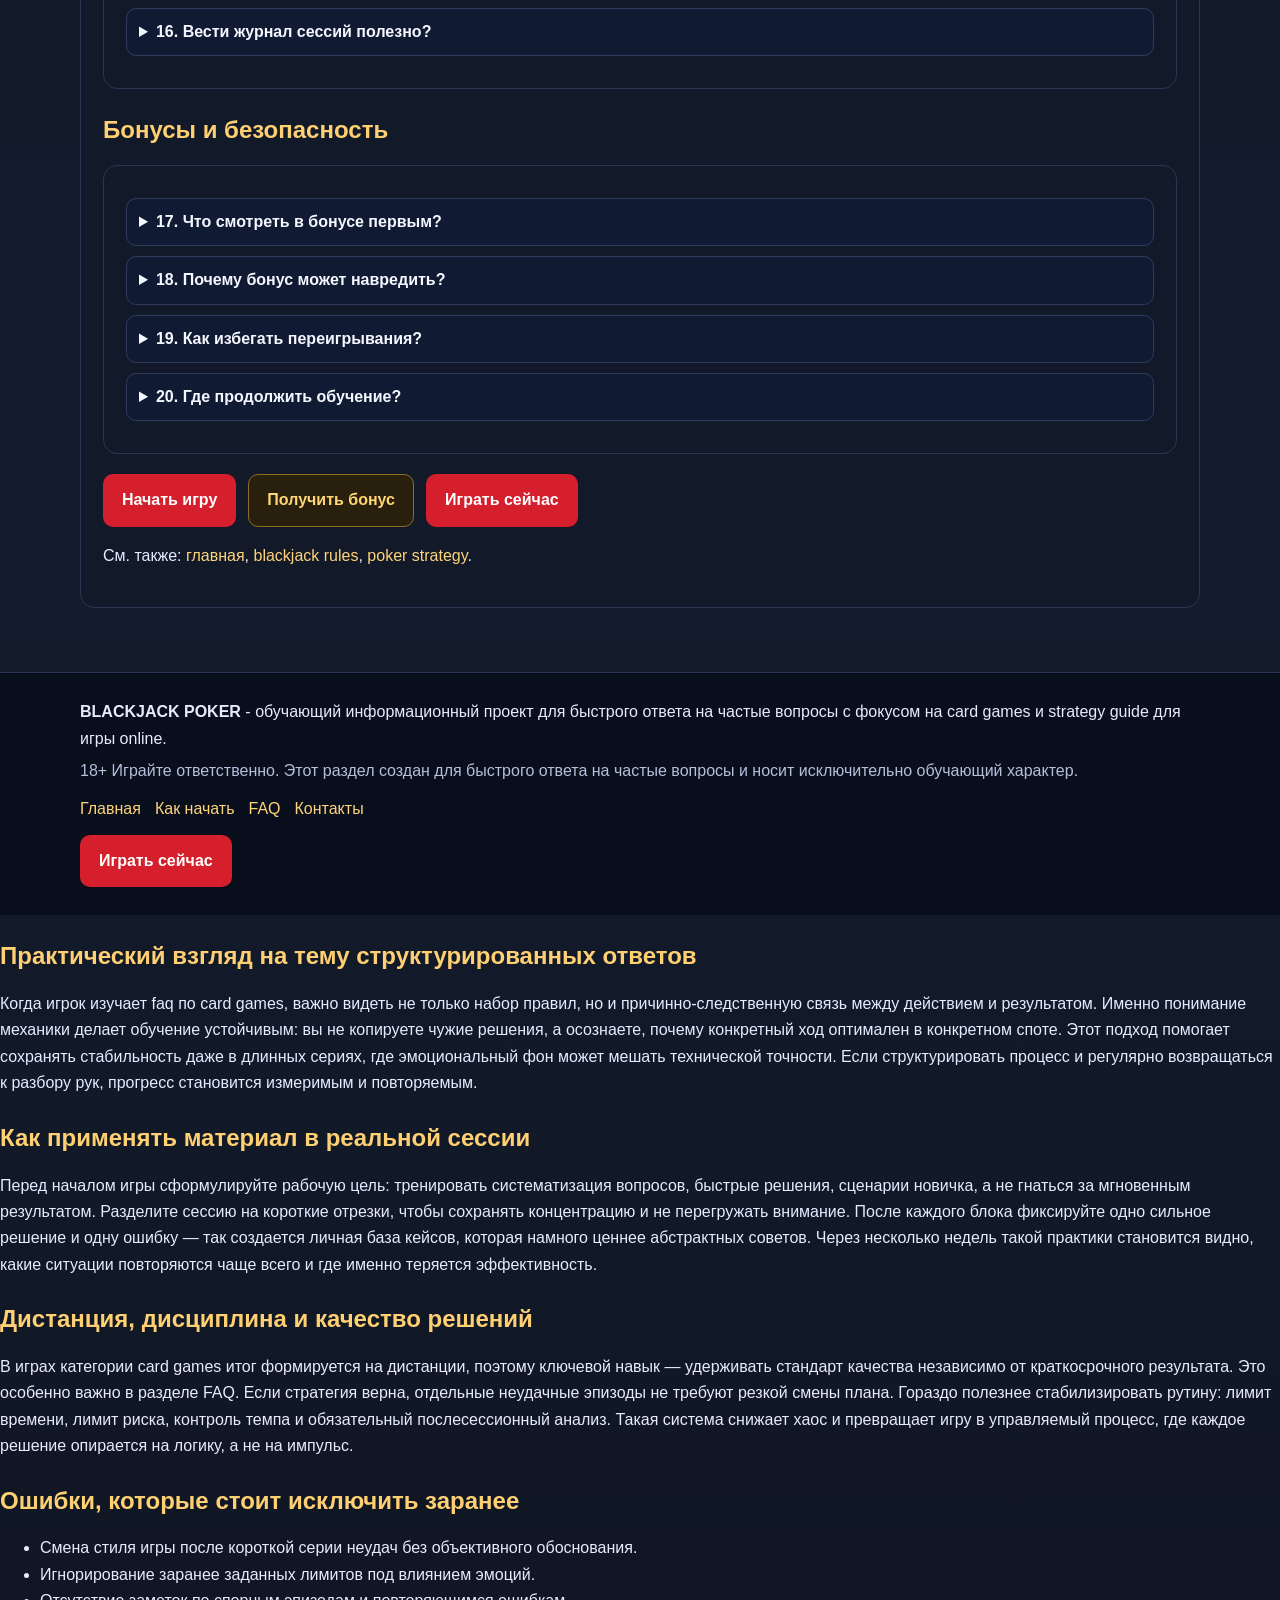
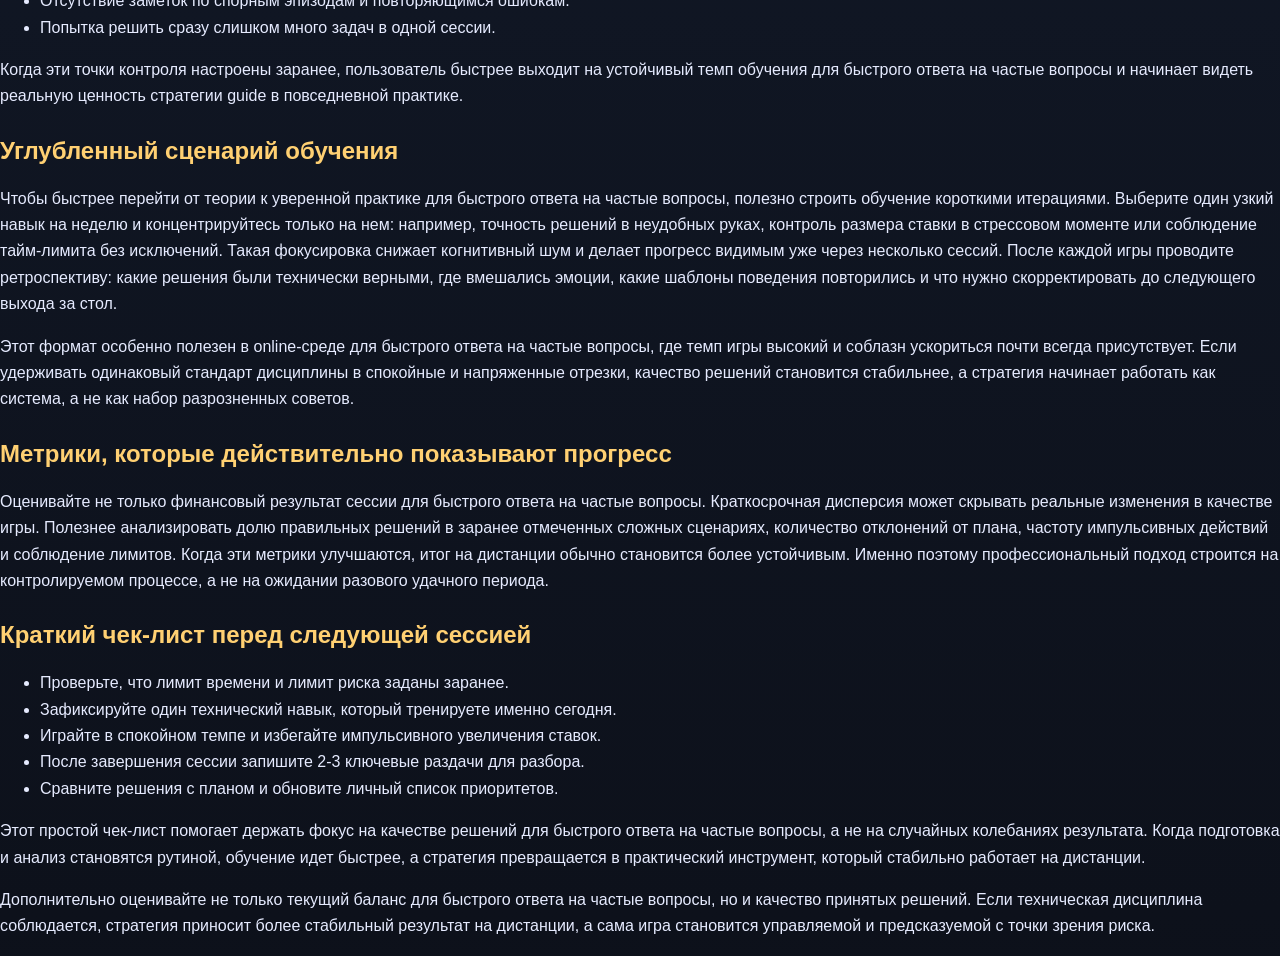
<file: faq.html>
<!doctype html>
<html lang="ru">
<head>
  <meta charset="utf-8" />
  <meta name="viewport" content="width=device-width, initial-scale=1" />
  <title>FAQ Blackjack and Poker - ответы на частые вопросы</title>
  <meta name="description" content="FAQ по blackjack и poker: правила, стратегии, банкролл, бонусы и безопасный старт." />
  <link rel="canonical" href="https://black-jack-poker.vercel.app/faq.html" />
  <link rel="icon" type="image/png" href="/assets/images/favicon.png" />
  <link rel="stylesheet" href="/assets/css/styles.css" />
</head>
<body>
<header>
  <div class="container nav">
    <a class="logo" href="/index.html">BLACKJACK POKER</a>
    <nav>
      <ul>
        <li><a href="/index.html">Главная</a></li>
        <li><a href="/blackjack.html">Blackjack</a></li>
        <li><a href="/blackjack-strategy.html">Blackjack Strategy</a></li>
        <li><a href="/blackjack-rules.html">Blackjack Rules</a></li>
        <li><a href="/poker.html">Poker</a></li>
        <li><a href="/poker-strategy.html">Poker Strategy</a></li>
        <li><a href="/how-to-play.html">How to Play</a></li>
        <li><a href="/bonus.html">Bonus</a></li>
        <li><a href="/faq.html">FAQ</a></li>
        <li><a href="/contacts.html">Contacts</a></li>
      </ul>
    </nav>
  </div>
</header>
<main class="container">
  <section class="hero">
    <h1>FAQ по Blackjack и Poker: 20 коротких ответов</h1>
    <p>Собрали частые вопросы по blackjack online и poker online, чтобы вы быстро находили ответы по правилам, стратегии и дисциплине.</p>
<h2>Старт</h2><div class="faq-box"><details><summary>1. Что проще для первого дня?</summary><p>Обычно blackjack.</p></details><details><summary>2. Нужна ли теория перед игрой?</summary><p>Да, хотя бы базовые правила и цели сессии.</p></details><details><summary>3. Как часто тренироваться?</summary><p>Регулярно, короткими блоками.</p></details><details><summary>4. Можно ли учить две игры сразу?</summary><p>Да, но лучше чередовать дни.</p></details></div>
<h2>Blackjack</h2><div class="faq-box"><details><summary>5. Что главное в blackjack strategy?</summary><p>Следовать таблице без эмоциональных отклонений.</p></details><details><summary>6. Split всегда выгоден?</summary><p>Нет, зависит от пары и карты дилера.</p></details><details><summary>7. Почему важны правила стола?</summary><p>Они влияют на математическое ожидание.</p></details><details><summary>8. Как учить таблицы быстрее?</summary><p>Разделяйте hard, soft и pairs.</p></details></div>
<h2>Poker</h2><div class="faq-box"><details><summary>9. Почему позиция решает?</summary><p>Дает информационное преимущество.</p></details><details><summary>10. Нужно ли много блефовать?</summary><p>Нет, особенно на старте.</p></details><details><summary>11. Что такое диапазон?</summary><p>Набор вероятных рук соперника.</p></details><details><summary>12. Какой главный риск?</summary><p>Пассивная игра вне позиции.</p></details></div>
<h2>Банкролл</h2><div class="faq-box"><details><summary>13. Нужен ли стоп-лосс?</summary><p>Да, обязательно.</p></details><details><summary>14. Когда повышать лимит?</summary><p>Только по плану и с запасом банка.</p></details><details><summary>15. Что делать при тильте?</summary><p>Пауза и анализ, без «догона».</p></details><details><summary>16. Вести журнал сессий полезно?</summary><p>Да, это ускоряет рост.</p></details></div>
<h2>Бонусы и безопасность</h2><div class="faq-box"><details><summary>17. Что смотреть в бонусе первым?</summary><p>Wagering и срок.</p></details><details><summary>18. Почему бонус может навредить?</summary><p>Если из-за него нарушается дисциплина ставок.</p></details><details><summary>19. Как избегать переигрывания?</summary><p>Таймер и лимит времени на сессию.</p></details><details><summary>20. Где продолжить обучение?</summary><p>В разделах rules, strategy и how to play.</p></details></div>
<div class="cta-row"><a class="btn btn-primary" href="https://h0xhaw0za1kg7e.xyz/click/69f3012b6bcc6301371ee198/4766/17348/subaccount" target="_blank" rel="nofollow sponsored noopener">Начать игру</a><a class="btn btn-gold" href="https://h0xhaw0za1kg7e.xyz/click/69f3012b6bcc6301371ee198/4766/17348/subaccount" target="_blank" rel="nofollow sponsored noopener">Получить бонус</a><a class="btn btn-primary" href="https://h0xhaw0za1kg7e.xyz/click/69f3012b6bcc6301371ee198/4766/17348/subaccount" target="_blank" rel="nofollow sponsored noopener">Играть сейчас</a></div>
<p>См. также: <a href="/index.html">главная</a>, <a href="/blackjack-rules.html">blackjack rules</a>, <a href="/poker-strategy.html">poker strategy</a>.</p>
  </section>
</main>
<footer>
  <div class="container">
    <p><strong>BLACKJACK POKER</strong> - обучающий информационный проект для быстрого ответа на частые вопросы с фокусом на card games и strategy guide для игры online.</p>
    <p class="muted">18+ Играйте ответственно. Этот раздел создан для быстрого ответа на частые вопросы и носит исключительно обучающий характер.</p>
    <div class="links-inline">
      <a href="/index.html">Главная</a>
      <a href="/how-to-play.html">Как начать</a>
      <a href="/faq.html">FAQ</a>
      <a href="/contacts.html">Контакты</a>
    </div>
    <a class="btn btn-primary" href="https://h0xhaw0za1kg7e.xyz/click/69f3012b6bcc6301371ee198/4766/17348/subaccount" target="_blank" rel="nofollow sponsored noopener">Играть сейчас</a>
  </div>
</footer>
</body>
</html><h2>Практический взгляд на тему структурированных ответов</h2><p>Когда игрок изучает faq по card games, важно видеть не только набор правил, но и причинно-следственную связь между действием и результатом. Именно понимание механики делает обучение устойчивым: вы не копируете чужие решения, а осознаете, почему конкретный ход оптимален в конкретном споте. Этот подход помогает сохранять стабильность даже в длинных сериях, где эмоциональный фон может мешать технической точности. Если структурировать процесс и регулярно возвращаться к разбору рук, прогресс становится измеримым и повторяемым.</p><h2>Как применять материал в реальной сессии</h2><p>Перед началом игры сформулируйте рабочую цель: тренировать систематизация вопросов, быстрые решения, сценарии новичка, а не гнаться за мгновенным результатом. Разделите сессию на короткие отрезки, чтобы сохранять концентрацию и не перегружать внимание. После каждого блока фиксируйте одно сильное решение и одну ошибку — так создается личная база кейсов, которая намного ценнее абстрактных советов. Через несколько недель такой практики становится видно, какие ситуации повторяются чаще всего и где именно теряется эффективность.</p><h2>Дистанция, дисциплина и качество решений</h2><p>В играх категории card games итог формируется на дистанции, поэтому ключевой навык — удерживать стандарт качества независимо от краткосрочного результата. Это особенно важно в разделе FAQ. Если стратегия верна, отдельные неудачные эпизоды не требуют резкой смены плана. Гораздо полезнее стабилизировать рутину: лимит времени, лимит риска, контроль темпа и обязательный послесессионный анализ. Такая система снижает хаос и превращает игру в управляемый процесс, где каждое решение опирается на логику, а не на импульс.</p><h2>Ошибки, которые стоит исключить заранее</h2><ul><li>Смена стиля игры после короткой серии неудач без объективного обоснования.</li><li>Игнорирование заранее заданных лимитов под влиянием эмоций.</li><li>Отсутствие заметок по спорным эпизодам и повторяющимся ошибкам.</li><li>Попытка решить сразу слишком много задач в одной сессии.</li></ul><p>Когда эти точки контроля настроены заранее, пользователь быстрее выходит на устойчивый темп обучения для быстрого ответа на частые вопросы и начинает видеть реальную ценность стратегии guide в повседневной практике.</p><h2>Углубленный сценарий обучения</h2><p>Чтобы быстрее перейти от теории к уверенной практике для быстрого ответа на частые вопросы, полезно строить обучение короткими итерациями. Выберите один узкий навык на неделю и концентрируйтесь только на нем: например, точность решений в неудобных руках, контроль размера ставки в стрессовом моменте или соблюдение тайм-лимита без исключений. Такая фокусировка снижает когнитивный шум и делает прогресс видимым уже через несколько сессий. После каждой игры проводите ретроспективу: какие решения были технически верными, где вмешались эмоции, какие шаблоны поведения повторились и что нужно скорректировать до следующего выхода за стол.</p><p>Этот формат особенно полезен в online-среде для быстрого ответа на частые вопросы, где темп игры высокий и соблазн ускориться почти всегда присутствует. Если удерживать одинаковый стандарт дисциплины в спокойные и напряженные отрезки, качество решений становится стабильнее, а стратегия начинает работать как система, а не как набор разрозненных советов.</p><h2>Метрики, которые действительно показывают прогресс</h2><p>Оценивайте не только финансовый результат сессии для быстрого ответа на частые вопросы. Краткосрочная дисперсия может скрывать реальные изменения в качестве игры. Полезнее анализировать долю правильных решений в заранее отмеченных сложных сценариях, количество отклонений от плана, частоту импульсивных действий и соблюдение лимитов. Когда эти метрики улучшаются, итог на дистанции обычно становится более устойчивым. Именно поэтому профессиональный подход строится на контролируемом процессе, а не на ожидании разового удачного периода.</p><h2>Краткий чек-лист перед следующей сессией</h2><ul><li>Проверьте, что лимит времени и лимит риска заданы заранее.</li><li>Зафиксируйте один технический навык, который тренируете именно сегодня.</li><li>Играйте в спокойном темпе и избегайте импульсивного увеличения ставок.</li><li>После завершения сессии запишите 2-3 ключевые раздачи для разбора.</li><li>Сравните решения с планом и обновите личный список приоритетов.</li></ul><p>Этот простой чек-лист помогает держать фокус на качестве решений для быстрого ответа на частые вопросы, а не на случайных колебаниях результата. Когда подготовка и анализ становятся рутиной, обучение идет быстрее, а стратегия превращается в практический инструмент, который стабильно работает на дистанции.</p><p>Дополнительно оценивайте не только текущий баланс для быстрого ответа на частые вопросы, но и качество принятых решений. Если техническая дисциплина соблюдается, стратегия приносит более стабильный результат на дистанции, а сама игра становится управляемой и предсказуемой с точки зрения риска.</p>
</file>
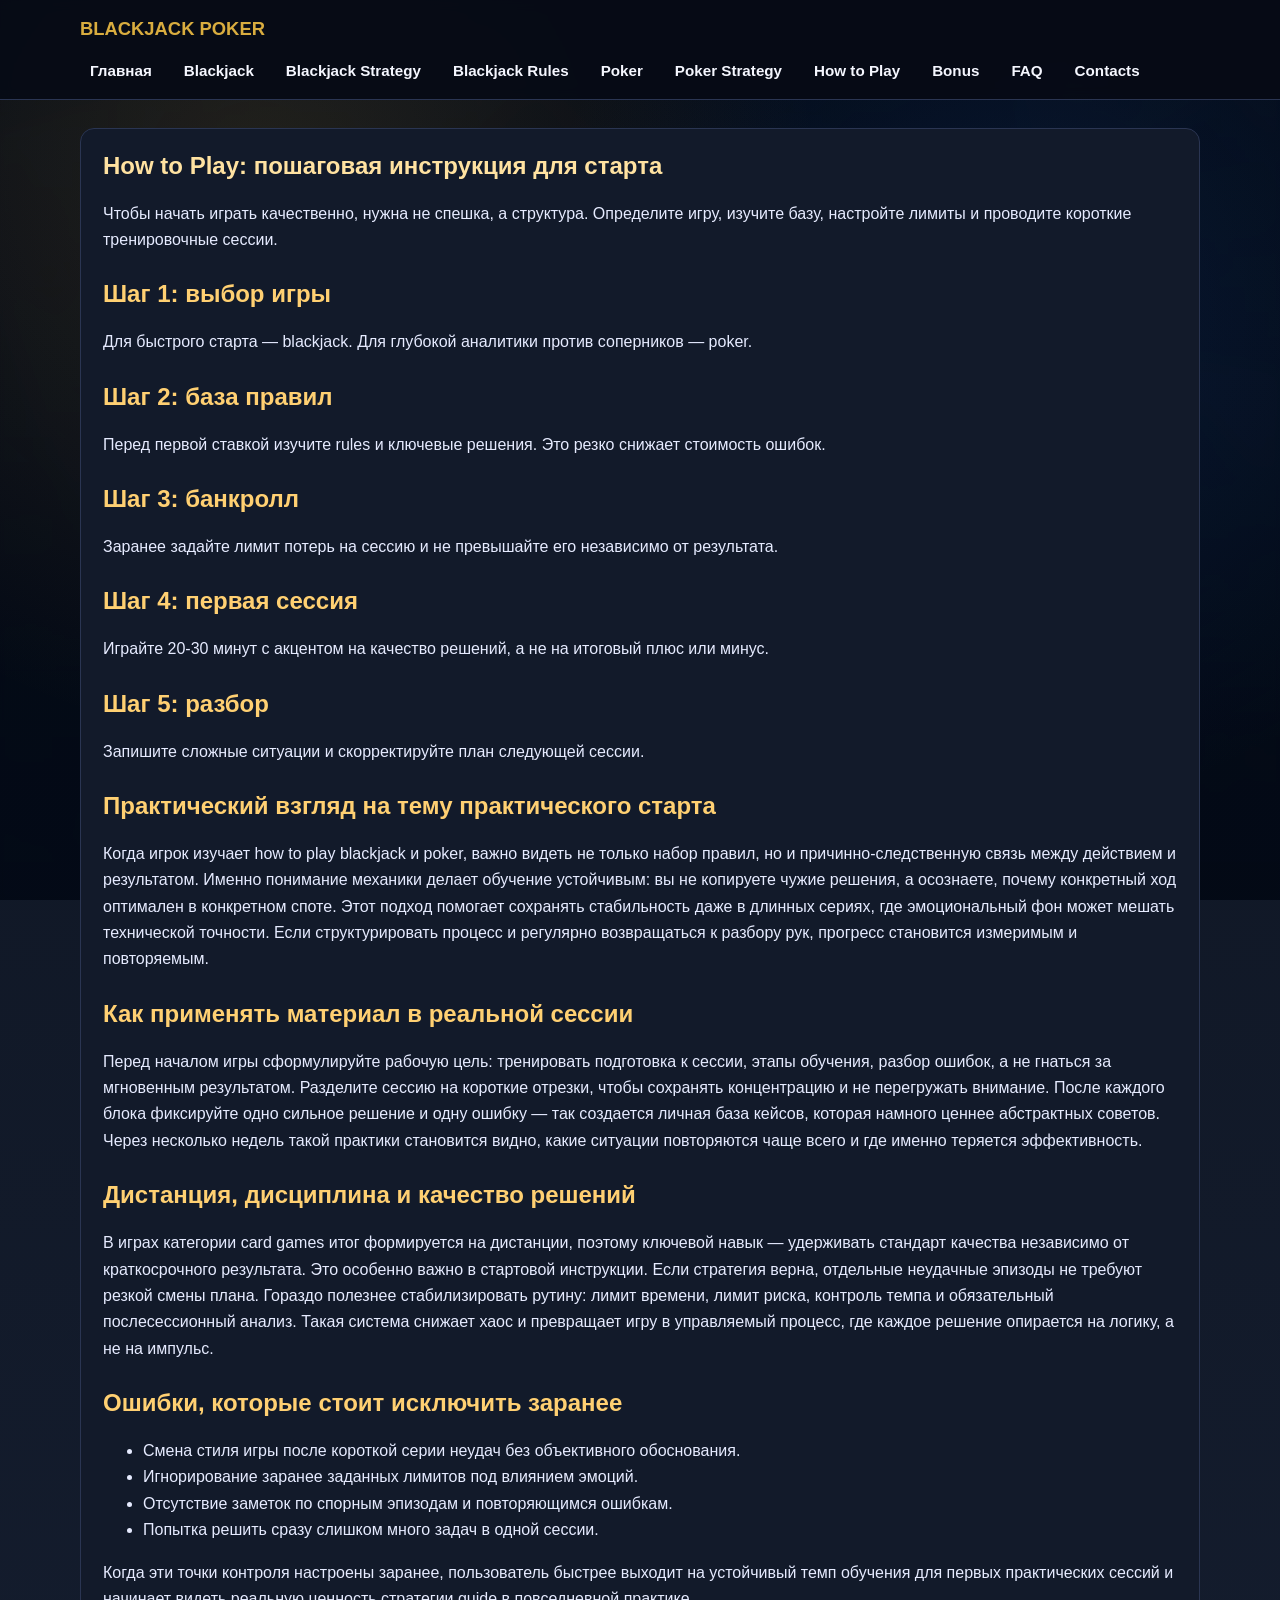
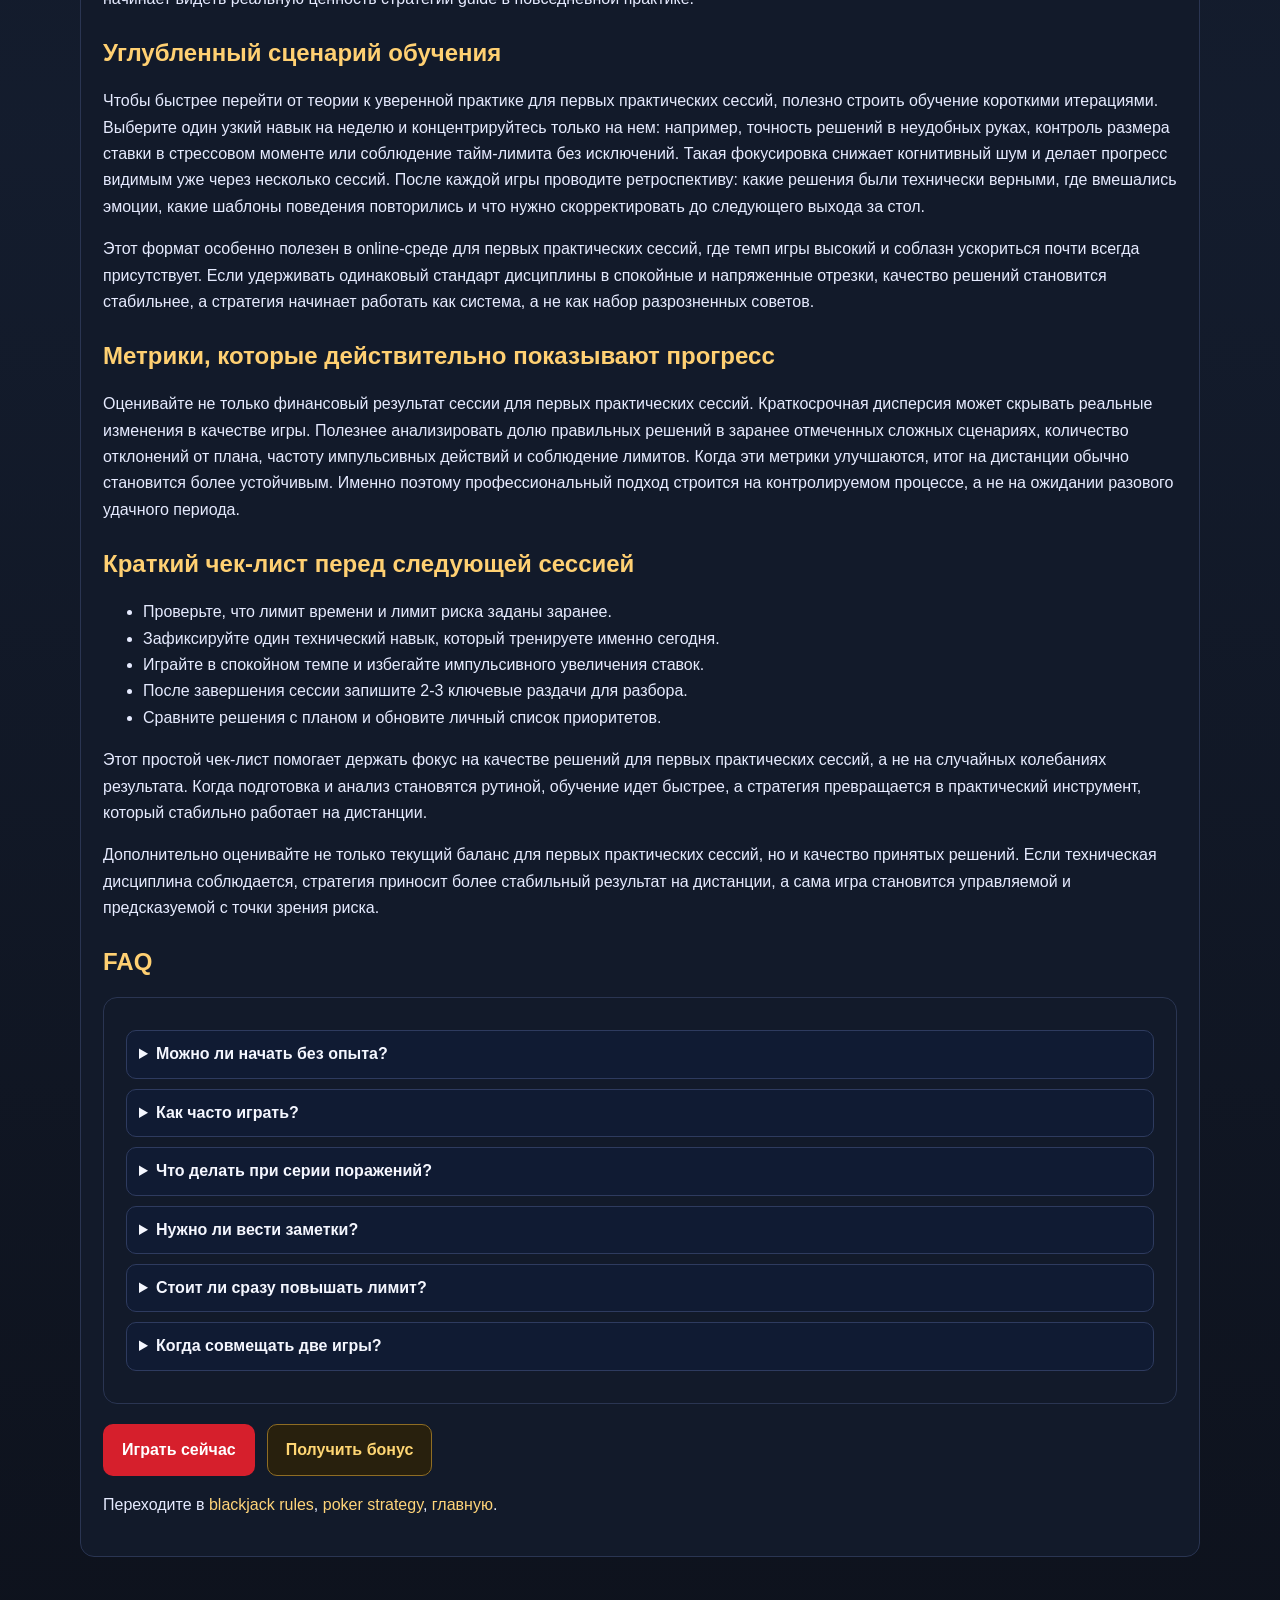
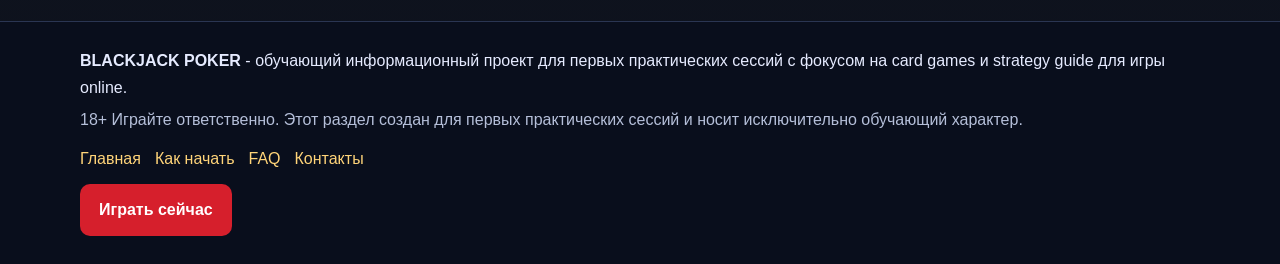
<file: how-to-play.html>
<!doctype html>
<html lang="ru">
<head>
  <meta charset="utf-8" />
  <meta name="viewport" content="width=device-width, initial-scale=1" />
  <title>How to Play Blackjack and Poker - пошаговая инструкция</title>
  <meta name="description" content="How to play blackjack и poker: пошаговый план старта, выбор лимита и первые тренировочные сессии." />
  <link rel="canonical" href="https://black-jack-poker.vercel.app/how-to-play.html" />
  <link rel="icon" type="image/png" href="/assets/images/favicon.png" />
  <link rel="stylesheet" href="/assets/css/styles.css" />
</head>
<body>
<header>
  <div class="container nav">
    <a class="logo" href="/index.html">BLACKJACK POKER</a>
    <nav>
      <ul>
        <li><a href="/index.html">Главная</a></li>
        <li><a href="/blackjack.html">Blackjack</a></li>
        <li><a href="/blackjack-strategy.html">Blackjack Strategy</a></li>
        <li><a href="/blackjack-rules.html">Blackjack Rules</a></li>
        <li><a href="/poker.html">Poker</a></li>
        <li><a href="/poker-strategy.html">Poker Strategy</a></li>
        <li><a href="/how-to-play.html">How to Play</a></li>
        <li><a href="/bonus.html">Bonus</a></li>
        <li><a href="/faq.html">FAQ</a></li>
        <li><a href="/contacts.html">Contacts</a></li>
      </ul>
    </nav>
  </div>
</header>
<main class="container">
  <section class="hero">
    <h1>How to Play: пошаговая инструкция для старта</h1>
    <p>Чтобы начать играть качественно, нужна не спешка, а структура. Определите игру, изучите базу, настройте лимиты и проводите короткие тренировочные сессии.</p>
<h2>Шаг 1: выбор игры</h2><p>Для быстрого старта — blackjack. Для глубокой аналитики против соперников — poker.</p>
<h2>Шаг 2: база правил</h2><p>Перед первой ставкой изучите rules и ключевые решения. Это резко снижает стоимость ошибок.</p>
<h2>Шаг 3: банкролл</h2><p>Заранее задайте лимит потерь на сессию и не превышайте его независимо от результата.</p>
<h2>Шаг 4: первая сессия</h2><p>Играйте 20-30 минут с акцентом на качество решений, а не на итоговый плюс или минус.</p>
<h2>Шаг 5: разбор</h2><p>Запишите сложные ситуации и скорректируйте план следующей сессии.</p>
<h2>Практический взгляд на тему практического старта</h2><p>Когда игрок изучает how to play blackjack и poker, важно видеть не только набор правил, но и причинно-следственную связь между действием и результатом. Именно понимание механики делает обучение устойчивым: вы не копируете чужие решения, а осознаете, почему конкретный ход оптимален в конкретном споте. Этот подход помогает сохранять стабильность даже в длинных сериях, где эмоциональный фон может мешать технической точности. Если структурировать процесс и регулярно возвращаться к разбору рук, прогресс становится измеримым и повторяемым.</p><h2>Как применять материал в реальной сессии</h2><p>Перед началом игры сформулируйте рабочую цель: тренировать подготовка к сессии, этапы обучения, разбор ошибок, а не гнаться за мгновенным результатом. Разделите сессию на короткие отрезки, чтобы сохранять концентрацию и не перегружать внимание. После каждого блока фиксируйте одно сильное решение и одну ошибку — так создается личная база кейсов, которая намного ценнее абстрактных советов. Через несколько недель такой практики становится видно, какие ситуации повторяются чаще всего и где именно теряется эффективность.</p><h2>Дистанция, дисциплина и качество решений</h2><p>В играх категории card games итог формируется на дистанции, поэтому ключевой навык — удерживать стандарт качества независимо от краткосрочного результата. Это особенно важно в стартовой инструкции. Если стратегия верна, отдельные неудачные эпизоды не требуют резкой смены плана. Гораздо полезнее стабилизировать рутину: лимит времени, лимит риска, контроль темпа и обязательный послесессионный анализ. Такая система снижает хаос и превращает игру в управляемый процесс, где каждое решение опирается на логику, а не на импульс.</p><h2>Ошибки, которые стоит исключить заранее</h2><ul><li>Смена стиля игры после короткой серии неудач без объективного обоснования.</li><li>Игнорирование заранее заданных лимитов под влиянием эмоций.</li><li>Отсутствие заметок по спорным эпизодам и повторяющимся ошибкам.</li><li>Попытка решить сразу слишком много задач в одной сессии.</li></ul><p>Когда эти точки контроля настроены заранее, пользователь быстрее выходит на устойчивый темп обучения для первых практических сессий и начинает видеть реальную ценность стратегии guide в повседневной практике.</p><h2>Углубленный сценарий обучения</h2><p>Чтобы быстрее перейти от теории к уверенной практике для первых практических сессий, полезно строить обучение короткими итерациями. Выберите один узкий навык на неделю и концентрируйтесь только на нем: например, точность решений в неудобных руках, контроль размера ставки в стрессовом моменте или соблюдение тайм-лимита без исключений. Такая фокусировка снижает когнитивный шум и делает прогресс видимым уже через несколько сессий. После каждой игры проводите ретроспективу: какие решения были технически верными, где вмешались эмоции, какие шаблоны поведения повторились и что нужно скорректировать до следующего выхода за стол.</p><p>Этот формат особенно полезен в online-среде для первых практических сессий, где темп игры высокий и соблазн ускориться почти всегда присутствует. Если удерживать одинаковый стандарт дисциплины в спокойные и напряженные отрезки, качество решений становится стабильнее, а стратегия начинает работать как система, а не как набор разрозненных советов.</p><h2>Метрики, которые действительно показывают прогресс</h2><p>Оценивайте не только финансовый результат сессии для первых практических сессий. Краткосрочная дисперсия может скрывать реальные изменения в качестве игры. Полезнее анализировать долю правильных решений в заранее отмеченных сложных сценариях, количество отклонений от плана, частоту импульсивных действий и соблюдение лимитов. Когда эти метрики улучшаются, итог на дистанции обычно становится более устойчивым. Именно поэтому профессиональный подход строится на контролируемом процессе, а не на ожидании разового удачного периода.</p><h2>Краткий чек-лист перед следующей сессией</h2><ul><li>Проверьте, что лимит времени и лимит риска заданы заранее.</li><li>Зафиксируйте один технический навык, который тренируете именно сегодня.</li><li>Играйте в спокойном темпе и избегайте импульсивного увеличения ставок.</li><li>После завершения сессии запишите 2-3 ключевые раздачи для разбора.</li><li>Сравните решения с планом и обновите личный список приоритетов.</li></ul><p>Этот простой чек-лист помогает держать фокус на качестве решений для первых практических сессий, а не на случайных колебаниях результата. Когда подготовка и анализ становятся рутиной, обучение идет быстрее, а стратегия превращается в практический инструмент, который стабильно работает на дистанции.</p><p>Дополнительно оценивайте не только текущий баланс для первых практических сессий, но и качество принятых решений. Если техническая дисциплина соблюдается, стратегия приносит более стабильный результат на дистанции, а сама игра становится управляемой и предсказуемой с точки зрения риска.</p><h2>FAQ</h2><div class="faq-box"><details><summary>Можно ли начать без опыта?</summary><p>Да, при условии строгих лимитов и последовательного обучения.</p></details><details><summary>Как часто играть?</summary><p>3-5 коротких сессий в неделю достаточно для стабильного прогресса.</p></details><details><summary>Что делать при серии поражений?</summary><p>Сделать паузу и вернуться к базовой стратегии.</p></details><details><summary>Нужно ли вести заметки?</summary><p>Да, это ускоряет исправление повторяющихся ошибок.</p></details><details><summary>Стоит ли сразу повышать лимит?</summary><p>Нет, сначала закрепите дисциплину.</p></details><details><summary>Когда совмещать две игры?</summary><p>Когда база по каждой уже понятна и вы не путаете подходы.</p></details></div>
<div class="cta-row"><a class="btn btn-primary" href="https://h0xhaw0za1kg7e.xyz/click/69f3012b6bcc6301371ee198/4766/17348/subaccount" target="_blank" rel="nofollow sponsored noopener">Играть сейчас</a><a class="btn btn-gold" href="https://h0xhaw0za1kg7e.xyz/click/69f3012b6bcc6301371ee198/4766/17348/subaccount" target="_blank" rel="nofollow sponsored noopener">Получить бонус</a></div>
<p>Переходите в <a href="/blackjack-rules.html">blackjack rules</a>, <a href="/poker-strategy.html">poker strategy</a>, <a href="/index.html">главную</a>.</p>
  </section>
</main>
<footer>
  <div class="container">
    <p><strong>BLACKJACK POKER</strong> - обучающий информационный проект для первых практических сессий с фокусом на card games и strategy guide для игры online.</p>
    <p class="muted">18+ Играйте ответственно. Этот раздел создан для первых практических сессий и носит исключительно обучающий характер.</p>
    <div class="links-inline">
      <a href="/index.html">Главная</a>
      <a href="/how-to-play.html">Как начать</a>
      <a href="/faq.html">FAQ</a>
      <a href="/contacts.html">Контакты</a>
    </div>
    <a class="btn btn-primary" href="https://h0xhaw0za1kg7e.xyz/click/69f3012b6bcc6301371ee198/4766/17348/subaccount" target="_blank" rel="nofollow sponsored noopener">Играть сейчас</a>
  </div>
</footer>
</body>
</html>
</file>
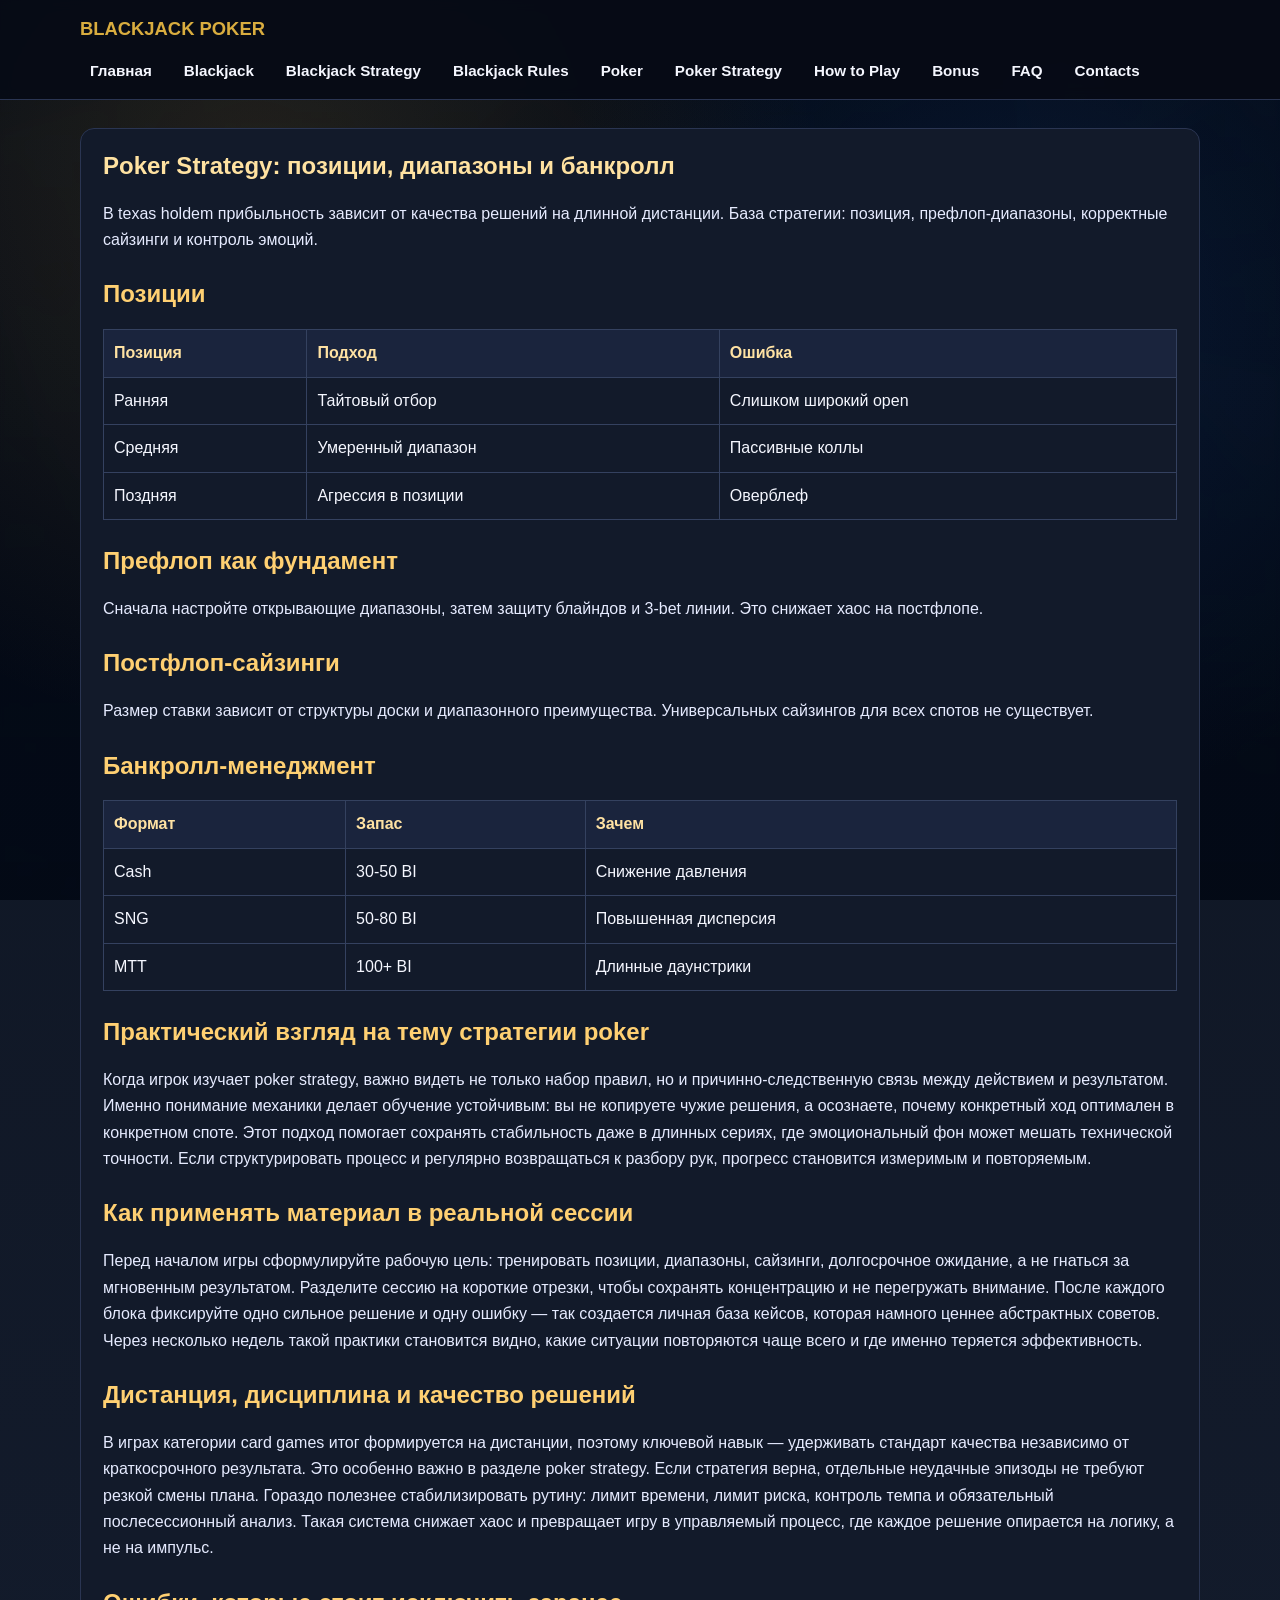
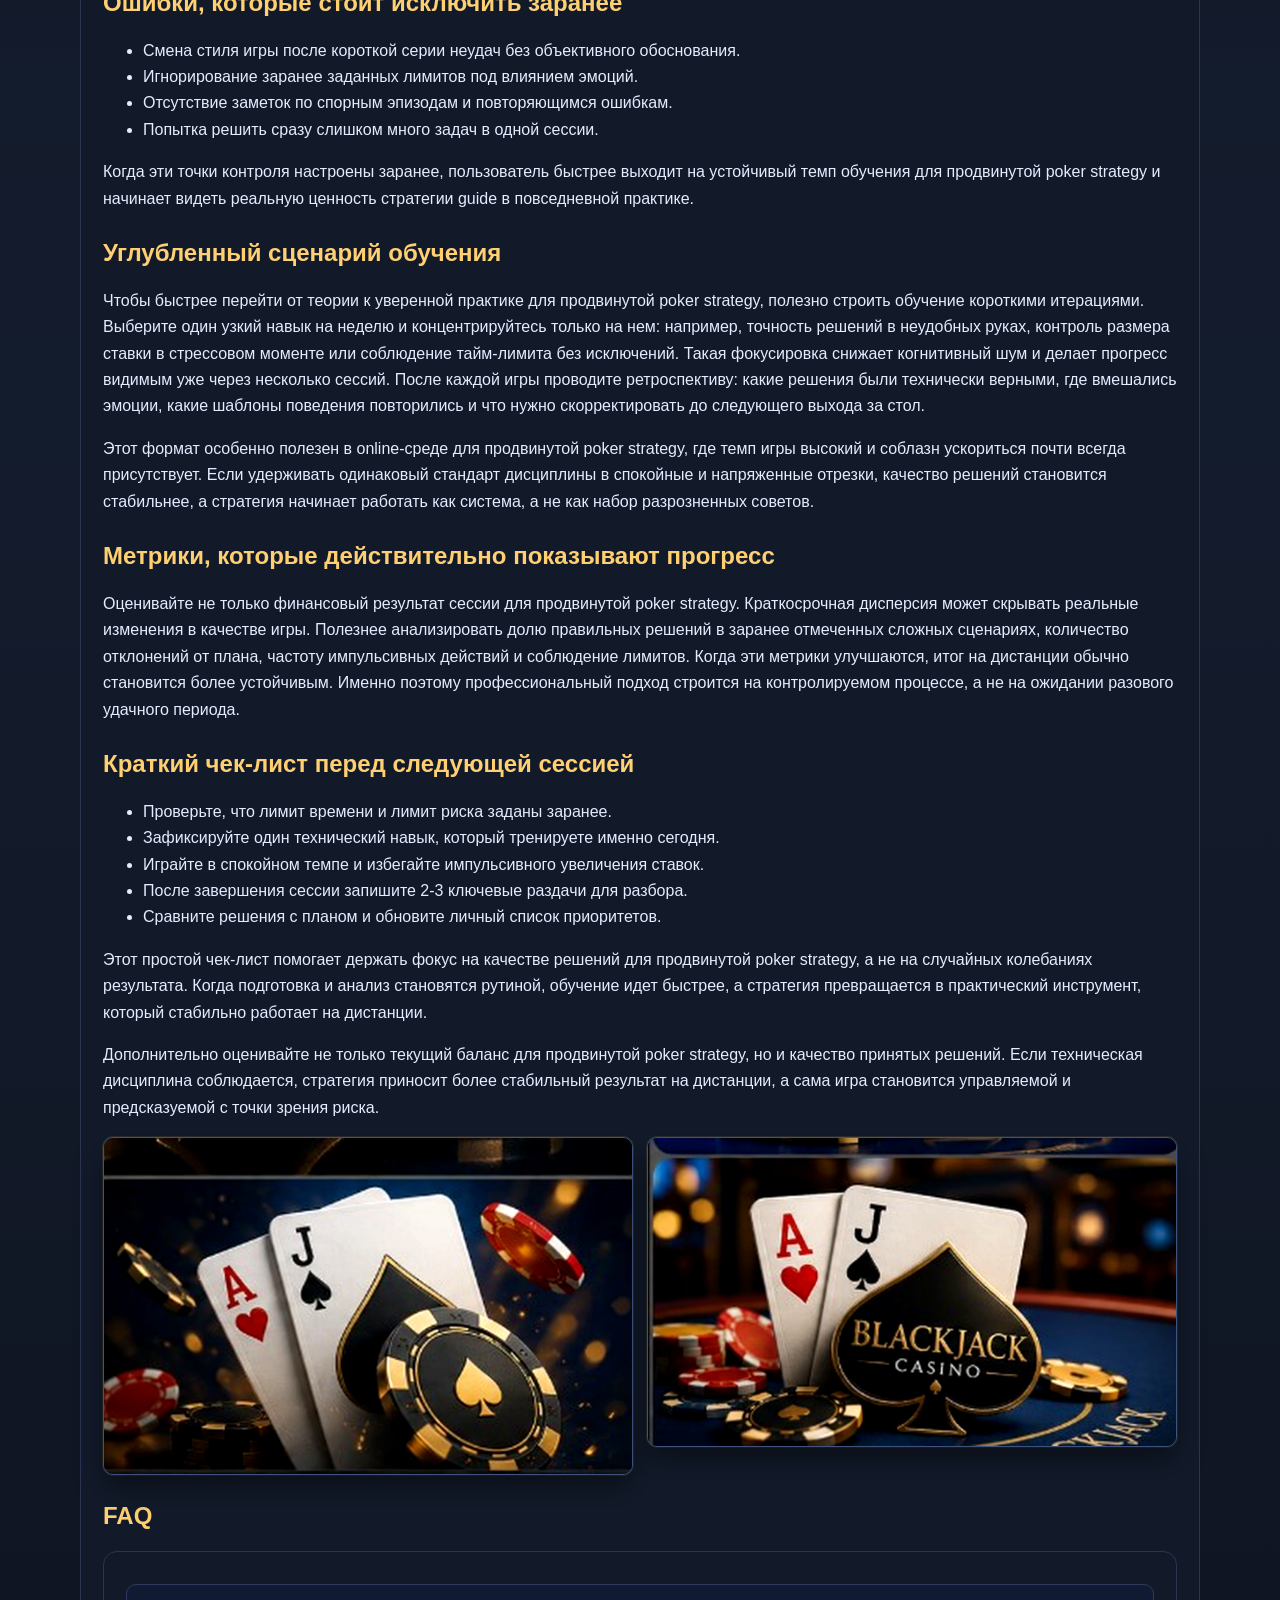
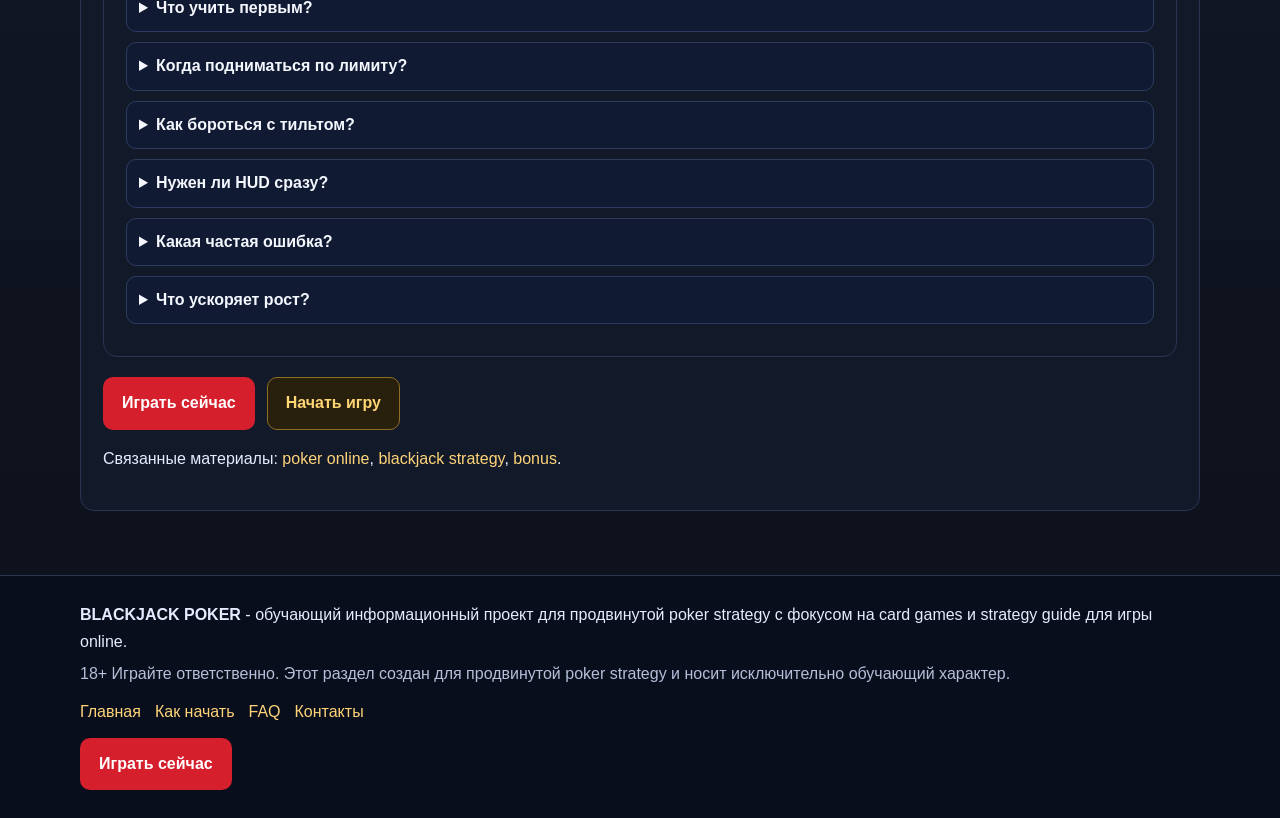
<file: poker-strategy.html>
<!doctype html>
<html lang="ru">
<head>
  <meta charset="utf-8" />
  <meta name="viewport" content="width=device-width, initial-scale=1" />
  <title>Poker Strategy - позиции, банкролл и план игры</title>
  <meta name="description" content="Практическая poker strategy для texas holdem: позиции, диапазоны, банкролл-менеджмент и постфлоп решения." />
  <link rel="canonical" href="https://black-jack-poker.vercel.app/poker-strategy.html" />
  <link rel="icon" type="image/png" href="/assets/images/favicon.png" />
  <link rel="stylesheet" href="/assets/css/styles.css" />
</head>
<body>
<header>
  <div class="container nav">
    <a class="logo" href="/index.html">BLACKJACK POKER</a>
    <nav>
      <ul>
        <li><a href="/index.html">Главная</a></li>
        <li><a href="/blackjack.html">Blackjack</a></li>
        <li><a href="/blackjack-strategy.html">Blackjack Strategy</a></li>
        <li><a href="/blackjack-rules.html">Blackjack Rules</a></li>
        <li><a href="/poker.html">Poker</a></li>
        <li><a href="/poker-strategy.html">Poker Strategy</a></li>
        <li><a href="/how-to-play.html">How to Play</a></li>
        <li><a href="/bonus.html">Bonus</a></li>
        <li><a href="/faq.html">FAQ</a></li>
        <li><a href="/contacts.html">Contacts</a></li>
      </ul>
    </nav>
  </div>
</header>
<main class="container">
  <section class="hero">
    <h1>Poker Strategy: позиции, диапазоны и банкролл</h1>
    <p>В texas holdem прибыльность зависит от качества решений на длинной дистанции. База стратегии: позиция, префлоп-диапазоны, корректные сайзинги и контроль эмоций.</p>
<h2>Позиции</h2>
<table><thead><tr><th>Позиция</th><th>Подход</th><th>Ошибка</th></tr></thead><tbody><tr><td>Ранняя</td><td>Тайтовый отбор</td><td>Слишком широкий open</td></tr><tr><td>Средняя</td><td>Умеренный диапазон</td><td>Пассивные коллы</td></tr><tr><td>Поздняя</td><td>Агрессия в позиции</td><td>Оверблеф</td></tr></tbody></table>
<h2>Префлоп как фундамент</h2>
<p>Сначала настройте открывающие диапазоны, затем защиту блайндов и 3-bet линии. Это снижает хаос на постфлопе.</p>
<h2>Постфлоп-сайзинги</h2>
<p>Размер ставки зависит от структуры доски и диапазонного преимущества. Универсальных сайзингов для всех спотов не существует.</p>
<h2>Банкролл-менеджмент</h2>
<table><thead><tr><th>Формат</th><th>Запас</th><th>Зачем</th></tr></thead><tbody><tr><td>Cash</td><td>30-50 BI</td><td>Снижение давления</td></tr><tr><td>SNG</td><td>50-80 BI</td><td>Повышенная дисперсия</td></tr><tr><td>MTT</td><td>100+ BI</td><td>Длинные даунстрики</td></tr></tbody></table>
<h2>Практический взгляд на тему стратегии poker</h2><p>Когда игрок изучает poker strategy, важно видеть не только набор правил, но и причинно-следственную связь между действием и результатом. Именно понимание механики делает обучение устойчивым: вы не копируете чужие решения, а осознаете, почему конкретный ход оптимален в конкретном споте. Этот подход помогает сохранять стабильность даже в длинных сериях, где эмоциональный фон может мешать технической точности. Если структурировать процесс и регулярно возвращаться к разбору рук, прогресс становится измеримым и повторяемым.</p><h2>Как применять материал в реальной сессии</h2><p>Перед началом игры сформулируйте рабочую цель: тренировать позиции, диапазоны, сайзинги, долгосрочное ожидание, а не гнаться за мгновенным результатом. Разделите сессию на короткие отрезки, чтобы сохранять концентрацию и не перегружать внимание. После каждого блока фиксируйте одно сильное решение и одну ошибку — так создается личная база кейсов, которая намного ценнее абстрактных советов. Через несколько недель такой практики становится видно, какие ситуации повторяются чаще всего и где именно теряется эффективность.</p><h2>Дистанция, дисциплина и качество решений</h2><p>В играх категории card games итог формируется на дистанции, поэтому ключевой навык — удерживать стандарт качества независимо от краткосрочного результата. Это особенно важно в разделе poker strategy. Если стратегия верна, отдельные неудачные эпизоды не требуют резкой смены плана. Гораздо полезнее стабилизировать рутину: лимит времени, лимит риска, контроль темпа и обязательный послесессионный анализ. Такая система снижает хаос и превращает игру в управляемый процесс, где каждое решение опирается на логику, а не на импульс.</p><h2>Ошибки, которые стоит исключить заранее</h2><ul><li>Смена стиля игры после короткой серии неудач без объективного обоснования.</li><li>Игнорирование заранее заданных лимитов под влиянием эмоций.</li><li>Отсутствие заметок по спорным эпизодам и повторяющимся ошибкам.</li><li>Попытка решить сразу слишком много задач в одной сессии.</li></ul><p>Когда эти точки контроля настроены заранее, пользователь быстрее выходит на устойчивый темп обучения для продвинутой poker strategy и начинает видеть реальную ценность стратегии guide в повседневной практике.</p><h2>Углубленный сценарий обучения</h2><p>Чтобы быстрее перейти от теории к уверенной практике для продвинутой poker strategy, полезно строить обучение короткими итерациями. Выберите один узкий навык на неделю и концентрируйтесь только на нем: например, точность решений в неудобных руках, контроль размера ставки в стрессовом моменте или соблюдение тайм-лимита без исключений. Такая фокусировка снижает когнитивный шум и делает прогресс видимым уже через несколько сессий. После каждой игры проводите ретроспективу: какие решения были технически верными, где вмешались эмоции, какие шаблоны поведения повторились и что нужно скорректировать до следующего выхода за стол.</p><p>Этот формат особенно полезен в online-среде для продвинутой poker strategy, где темп игры высокий и соблазн ускориться почти всегда присутствует. Если удерживать одинаковый стандарт дисциплины в спокойные и напряженные отрезки, качество решений становится стабильнее, а стратегия начинает работать как система, а не как набор разрозненных советов.</p><h2>Метрики, которые действительно показывают прогресс</h2><p>Оценивайте не только финансовый результат сессии для продвинутой poker strategy. Краткосрочная дисперсия может скрывать реальные изменения в качестве игры. Полезнее анализировать долю правильных решений в заранее отмеченных сложных сценариях, количество отклонений от плана, частоту импульсивных действий и соблюдение лимитов. Когда эти метрики улучшаются, итог на дистанции обычно становится более устойчивым. Именно поэтому профессиональный подход строится на контролируемом процессе, а не на ожидании разового удачного периода.</p><h2>Краткий чек-лист перед следующей сессией</h2><ul><li>Проверьте, что лимит времени и лимит риска заданы заранее.</li><li>Зафиксируйте один технический навык, который тренируете именно сегодня.</li><li>Играйте в спокойном темпе и избегайте импульсивного увеличения ставок.</li><li>После завершения сессии запишите 2-3 ключевые раздачи для разбора.</li><li>Сравните решения с планом и обновите личный список приоритетов.</li></ul><p>Этот простой чек-лист помогает держать фокус на качестве решений для продвинутой poker strategy, а не на случайных колебаниях результата. Когда подготовка и анализ становятся рутиной, обучение идет быстрее, а стратегия превращается в практический инструмент, который стабильно работает на дистанции.</p><p>Дополнительно оценивайте не только текущий баланс для продвинутой poker strategy, но и качество принятых решений. Если техническая дисциплина соблюдается, стратегия приносит более стабильный результат на дистанции, а сама игра становится управляемой и предсказуемой с точки зрения риска.</p><div class="image-grid"><img src="/assets/images/cards-ace-jack.webp" alt="blackjack cards game" loading="lazy" /><img src="/assets/images/poker-scene.webp" alt="blackjack cards game" loading="lazy" /></div>
<h2>FAQ</h2>
<div class="faq-box"><details><summary>Что учить первым?</summary><p>Префлоп-структуру и игру по позициям.</p></details><details><summary>Когда подниматься по лимиту?</summary><p>При достаточном банкролле и стабильной дисциплине.</p></details><details><summary>Как бороться с тильтом?</summary><p>Стоп-лосс, пауза и разбор сложных раздач.</p></details><details><summary>Нужен ли HUD сразу?</summary><p>Необязательно, сначала важна база.</p></details><details><summary>Какая частая ошибка?</summary><p>Пассивные решения вне позиции.</p></details><details><summary>Что ускоряет рост?</summary><p>Плановая практика и регулярный hand review.</p></details></div>
<div class="cta-row"><a class="btn btn-primary" href="https://h0xhaw0za1kg7e.xyz/click/69f3012b6bcc6301371ee198/4766/17348/subaccount" target="_blank" rel="nofollow sponsored noopener">Играть сейчас</a><a class="btn btn-gold" href="https://h0xhaw0za1kg7e.xyz/click/69f3012b6bcc6301371ee198/4766/17348/subaccount" target="_blank" rel="nofollow sponsored noopener">Начать игру</a></div>
<p>Связанные материалы: <a href="/poker.html">poker online</a>, <a href="/blackjack-strategy.html">blackjack strategy</a>, <a href="/bonus.html">bonus</a>.</p>
  </section>
</main>
<footer>
  <div class="container">
    <p><strong>BLACKJACK POKER</strong> - обучающий информационный проект для продвинутой poker strategy с фокусом на card games и strategy guide для игры online.</p>
    <p class="muted">18+ Играйте ответственно. Этот раздел создан для продвинутой poker strategy и носит исключительно обучающий характер.</p>
    <div class="links-inline">
      <a href="/index.html">Главная</a>
      <a href="/how-to-play.html">Как начать</a>
      <a href="/faq.html">FAQ</a>
      <a href="/contacts.html">Контакты</a>
    </div>
    <a class="btn btn-primary" href="https://h0xhaw0za1kg7e.xyz/click/69f3012b6bcc6301371ee198/4766/17348/subaccount" target="_blank" rel="nofollow sponsored noopener">Играть сейчас</a>
  </div>
</footer>
</body>
</html>
</file>
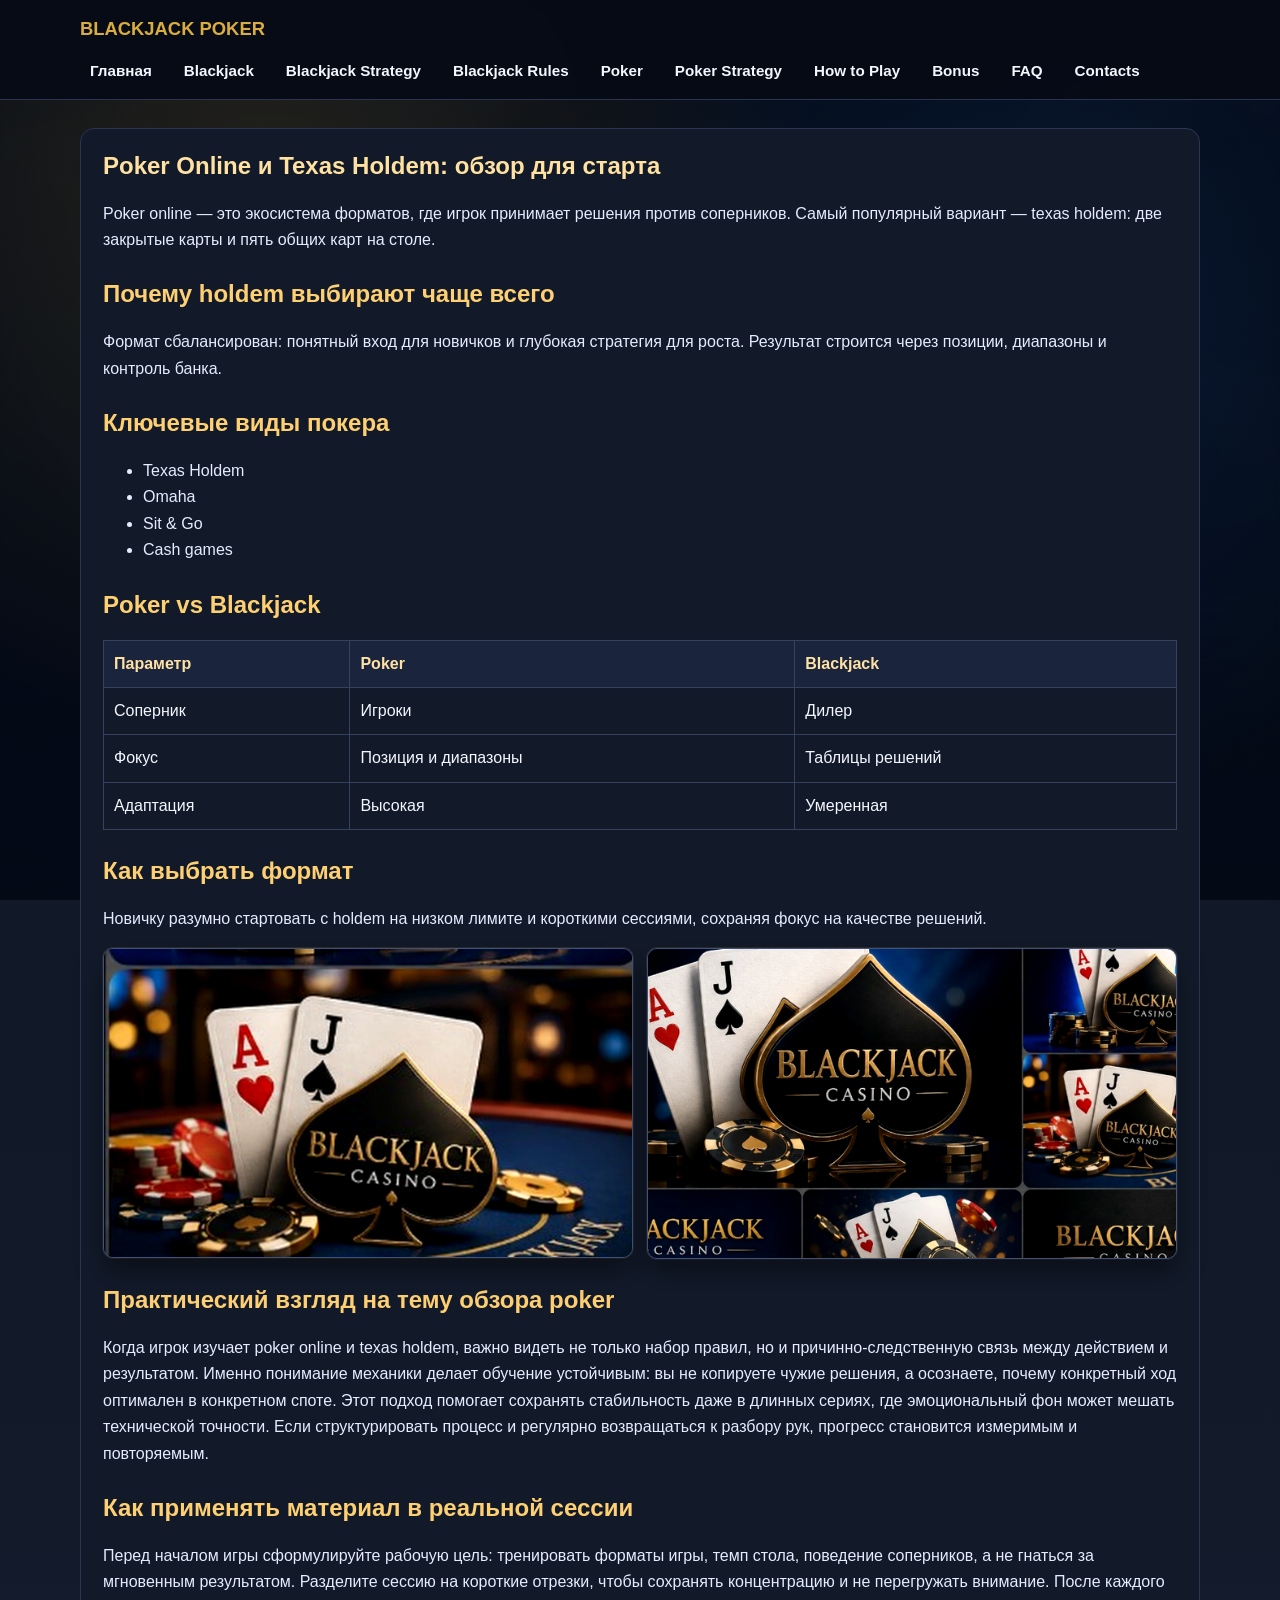
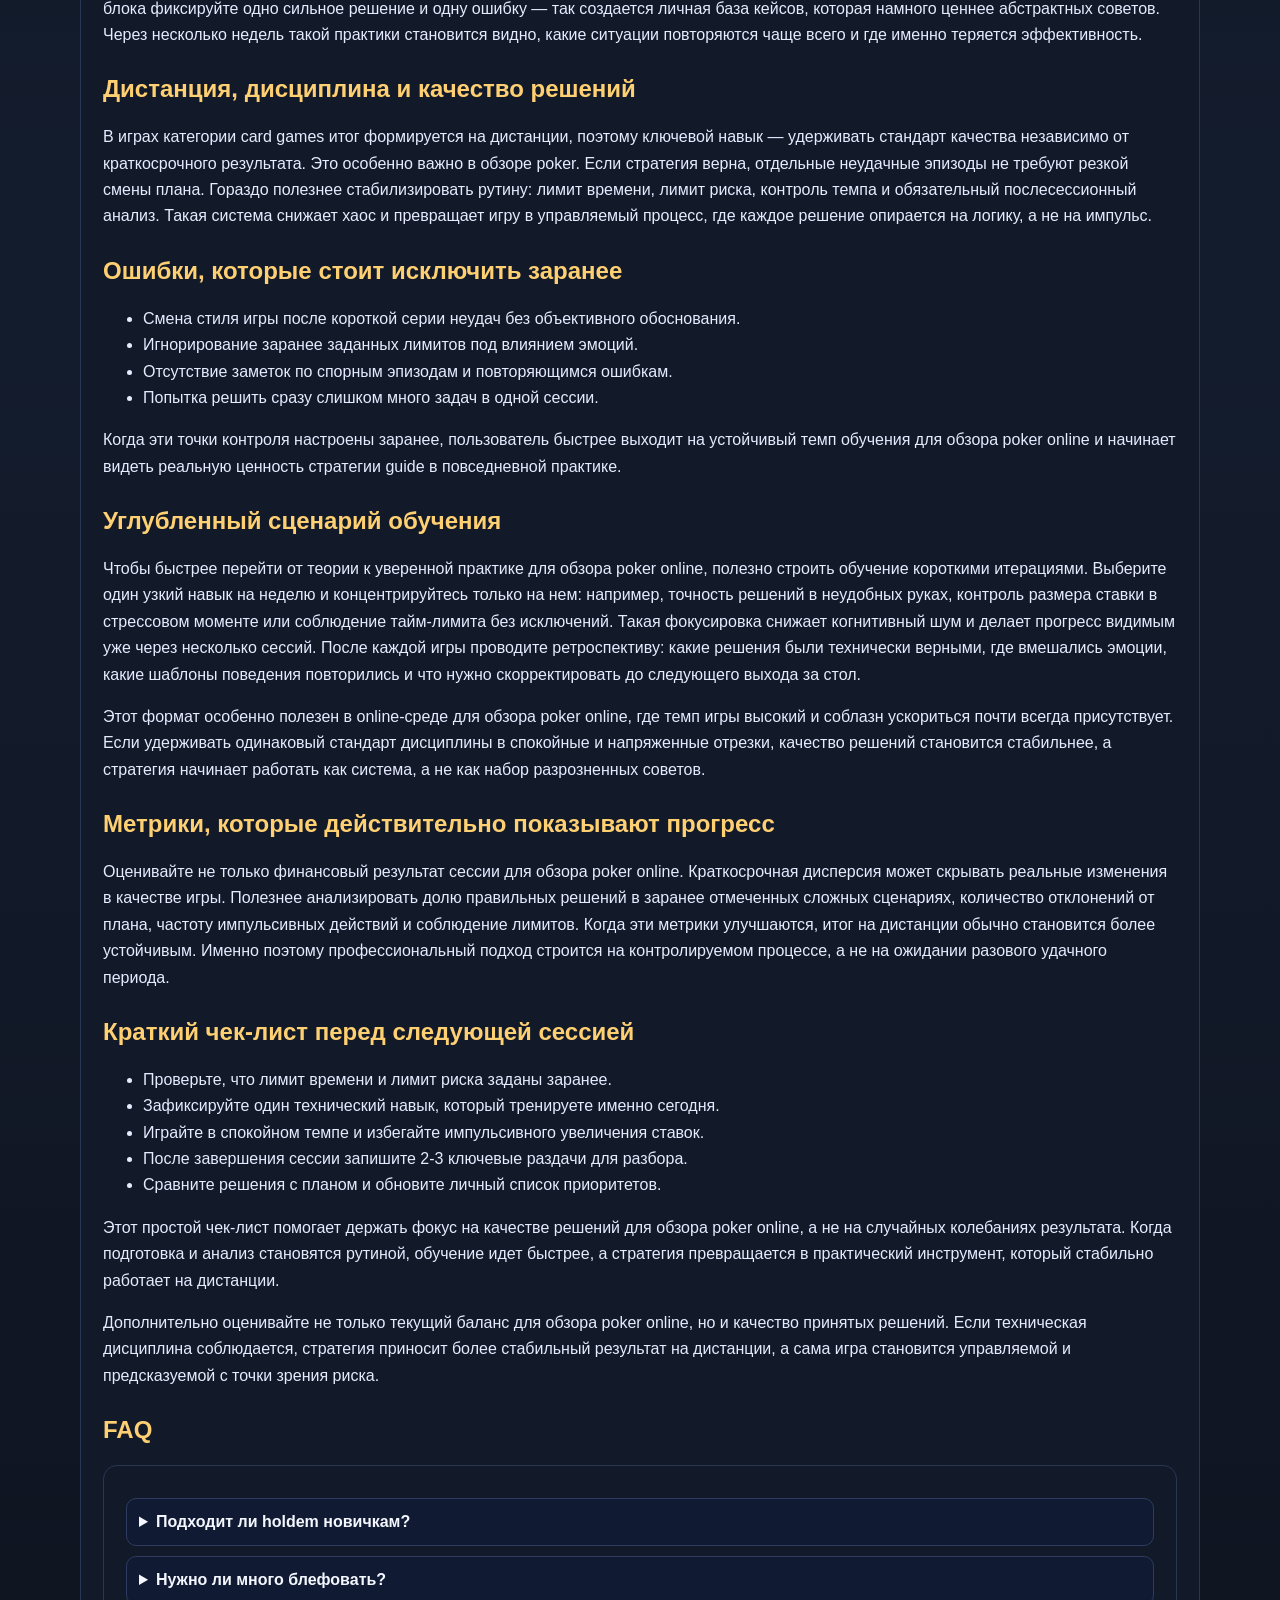
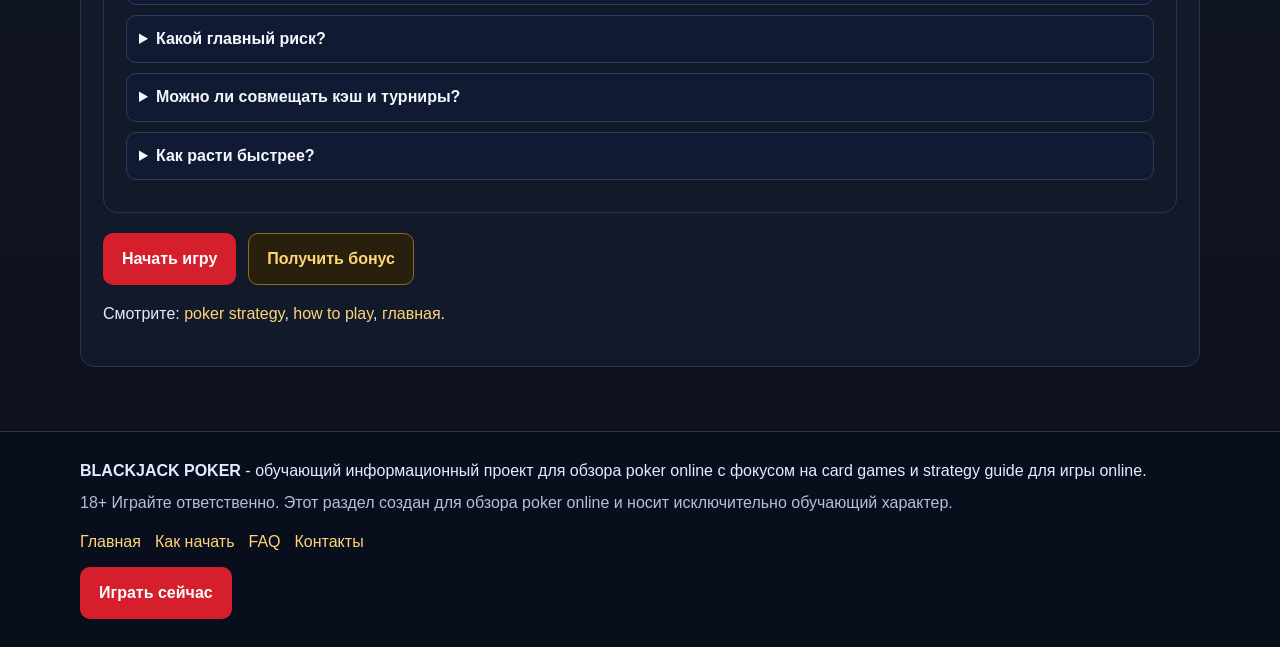
<file: poker.html>
<!doctype html>
<html lang="ru">
<head>
  <meta charset="utf-8" />
  <meta name="viewport" content="width=device-width, initial-scale=1" />
  <title>Poker Online и Texas Holdem - виды, правила и стиль игры</title>
  <meta name="description" content="Большой обзор poker online: виды покера, texas holdem, как выбрать формат и чем игра отличается от blackjack." />
  <link rel="canonical" href="https://black-jack-poker.vercel.app/poker.html" />
  <link rel="icon" type="image/png" href="/assets/images/favicon.png" />
  <link rel="stylesheet" href="/assets/css/styles.css" />
</head>
<body>
<header>
  <div class="container nav">
    <a class="logo" href="/index.html">BLACKJACK POKER</a>
    <nav>
      <ul>
        <li><a href="/index.html">Главная</a></li>
        <li><a href="/blackjack.html">Blackjack</a></li>
        <li><a href="/blackjack-strategy.html">Blackjack Strategy</a></li>
        <li><a href="/blackjack-rules.html">Blackjack Rules</a></li>
        <li><a href="/poker.html">Poker</a></li>
        <li><a href="/poker-strategy.html">Poker Strategy</a></li>
        <li><a href="/how-to-play.html">How to Play</a></li>
        <li><a href="/bonus.html">Bonus</a></li>
        <li><a href="/faq.html">FAQ</a></li>
        <li><a href="/contacts.html">Contacts</a></li>
      </ul>
    </nav>
  </div>
</header>
<main class="container">
  <section class="hero">
    <h1>Poker Online и Texas Holdem: обзор для старта</h1>
    <p>Poker online — это экосистема форматов, где игрок принимает решения против соперников. Самый популярный вариант — texas holdem: две закрытые карты и пять общих карт на столе.</p>
<h2>Почему holdem выбирают чаще всего</h2>
<p>Формат сбалансирован: понятный вход для новичков и глубокая стратегия для роста. Результат строится через позиции, диапазоны и контроль банка.</p>
<h2>Ключевые виды покера</h2>
<ul><li>Texas Holdem</li><li>Omaha</li><li>Sit & Go</li><li>Cash games</li></ul>
<h2>Poker vs Blackjack</h2>
<table><thead><tr><th>Параметр</th><th>Poker</th><th>Blackjack</th></tr></thead><tbody><tr><td>Соперник</td><td>Игроки</td><td>Дилер</td></tr><tr><td>Фокус</td><td>Позиция и диапазоны</td><td>Таблицы решений</td></tr><tr><td>Адаптация</td><td>Высокая</td><td>Умеренная</td></tr></tbody></table>
<h2>Как выбрать формат</h2>
<p>Новичку разумно стартовать с holdem на низком лимите и короткими сессиями, сохраняя фокус на качестве решений.</p>
<div class="image-grid"><img src="/assets/images/poker-scene.webp" alt="blackjack cards game" loading="lazy" /><img src="/assets/images/casino-table.webp" alt="blackjack cards game" loading="lazy" /></div>
<h2>Практический взгляд на тему обзора poker</h2><p>Когда игрок изучает poker online и texas holdem, важно видеть не только набор правил, но и причинно-следственную связь между действием и результатом. Именно понимание механики делает обучение устойчивым: вы не копируете чужие решения, а осознаете, почему конкретный ход оптимален в конкретном споте. Этот подход помогает сохранять стабильность даже в длинных сериях, где эмоциональный фон может мешать технической точности. Если структурировать процесс и регулярно возвращаться к разбору рук, прогресс становится измеримым и повторяемым.</p><h2>Как применять материал в реальной сессии</h2><p>Перед началом игры сформулируйте рабочую цель: тренировать форматы игры, темп стола, поведение соперников, а не гнаться за мгновенным результатом. Разделите сессию на короткие отрезки, чтобы сохранять концентрацию и не перегружать внимание. После каждого блока фиксируйте одно сильное решение и одну ошибку — так создается личная база кейсов, которая намного ценнее абстрактных советов. Через несколько недель такой практики становится видно, какие ситуации повторяются чаще всего и где именно теряется эффективность.</p><h2>Дистанция, дисциплина и качество решений</h2><p>В играх категории card games итог формируется на дистанции, поэтому ключевой навык — удерживать стандарт качества независимо от краткосрочного результата. Это особенно важно в обзоре poker. Если стратегия верна, отдельные неудачные эпизоды не требуют резкой смены плана. Гораздо полезнее стабилизировать рутину: лимит времени, лимит риска, контроль темпа и обязательный послесессионный анализ. Такая система снижает хаос и превращает игру в управляемый процесс, где каждое решение опирается на логику, а не на импульс.</p><h2>Ошибки, которые стоит исключить заранее</h2><ul><li>Смена стиля игры после короткой серии неудач без объективного обоснования.</li><li>Игнорирование заранее заданных лимитов под влиянием эмоций.</li><li>Отсутствие заметок по спорным эпизодам и повторяющимся ошибкам.</li><li>Попытка решить сразу слишком много задач в одной сессии.</li></ul><p>Когда эти точки контроля настроены заранее, пользователь быстрее выходит на устойчивый темп обучения для обзора poker online и начинает видеть реальную ценность стратегии guide в повседневной практике.</p><h2>Углубленный сценарий обучения</h2><p>Чтобы быстрее перейти от теории к уверенной практике для обзора poker online, полезно строить обучение короткими итерациями. Выберите один узкий навык на неделю и концентрируйтесь только на нем: например, точность решений в неудобных руках, контроль размера ставки в стрессовом моменте или соблюдение тайм-лимита без исключений. Такая фокусировка снижает когнитивный шум и делает прогресс видимым уже через несколько сессий. После каждой игры проводите ретроспективу: какие решения были технически верными, где вмешались эмоции, какие шаблоны поведения повторились и что нужно скорректировать до следующего выхода за стол.</p><p>Этот формат особенно полезен в online-среде для обзора poker online, где темп игры высокий и соблазн ускориться почти всегда присутствует. Если удерживать одинаковый стандарт дисциплины в спокойные и напряженные отрезки, качество решений становится стабильнее, а стратегия начинает работать как система, а не как набор разрозненных советов.</p><h2>Метрики, которые действительно показывают прогресс</h2><p>Оценивайте не только финансовый результат сессии для обзора poker online. Краткосрочная дисперсия может скрывать реальные изменения в качестве игры. Полезнее анализировать долю правильных решений в заранее отмеченных сложных сценариях, количество отклонений от плана, частоту импульсивных действий и соблюдение лимитов. Когда эти метрики улучшаются, итог на дистанции обычно становится более устойчивым. Именно поэтому профессиональный подход строится на контролируемом процессе, а не на ожидании разового удачного периода.</p><h2>Краткий чек-лист перед следующей сессией</h2><ul><li>Проверьте, что лимит времени и лимит риска заданы заранее.</li><li>Зафиксируйте один технический навык, который тренируете именно сегодня.</li><li>Играйте в спокойном темпе и избегайте импульсивного увеличения ставок.</li><li>После завершения сессии запишите 2-3 ключевые раздачи для разбора.</li><li>Сравните решения с планом и обновите личный список приоритетов.</li></ul><p>Этот простой чек-лист помогает держать фокус на качестве решений для обзора poker online, а не на случайных колебаниях результата. Когда подготовка и анализ становятся рутиной, обучение идет быстрее, а стратегия превращается в практический инструмент, который стабильно работает на дистанции.</p><p>Дополнительно оценивайте не только текущий баланс для обзора poker online, но и качество принятых решений. Если техническая дисциплина соблюдается, стратегия приносит более стабильный результат на дистанции, а сама игра становится управляемой и предсказуемой с точки зрения риска.</p><h2>FAQ</h2>
<div class="faq-box"><details><summary>Подходит ли holdem новичкам?</summary><p>Да, это базовый формат для обучения poker strategy.</p></details><details><summary>Нужно ли много блефовать?</summary><p>На старте нет, важнее дисциплина диапазонов.</p></details><details><summary>Какой главный риск?</summary><p>Игра вне позиции без плана.</p></details><details><summary>Можно ли совмещать кэш и турниры?</summary><p>Да, с отдельным учетом результатов.</p></details><details><summary>Как расти быстрее?</summary><p>Регулярно разбирайте сыгранные руки.</p></details></div>
<div class="cta-row"><a class="btn btn-primary" href="https://h0xhaw0za1kg7e.xyz/click/69f3012b6bcc6301371ee198/4766/17348/subaccount" target="_blank" rel="nofollow sponsored noopener">Начать игру</a><a class="btn btn-gold" href="https://h0xhaw0za1kg7e.xyz/click/69f3012b6bcc6301371ee198/4766/17348/subaccount" target="_blank" rel="nofollow sponsored noopener">Получить бонус</a></div>
<p>Смотрите: <a href="/poker-strategy.html">poker strategy</a>, <a href="/how-to-play.html">how to play</a>, <a href="/index.html">главная</a>.</p>
  </section>
</main>
<footer>
  <div class="container">
    <p><strong>BLACKJACK POKER</strong> - обучающий информационный проект для обзора poker online с фокусом на card games и strategy guide для игры online.</p>
    <p class="muted">18+ Играйте ответственно. Этот раздел создан для обзора poker online и носит исключительно обучающий характер.</p>
    <div class="links-inline">
      <a href="/index.html">Главная</a>
      <a href="/how-to-play.html">Как начать</a>
      <a href="/faq.html">FAQ</a>
      <a href="/contacts.html">Контакты</a>
    </div>
    <a class="btn btn-primary" href="https://h0xhaw0za1kg7e.xyz/click/69f3012b6bcc6301371ee198/4766/17348/subaccount" target="_blank" rel="nofollow sponsored noopener">Играть сейчас</a>
  </div>
</footer>
</body>
</html>
</file>
<file: assets/css/styles.css>
:root {
  --bg: #070b16;
  --bg-soft: #111a2f;
  --text: #f5f7ff;
  --muted: #b5bfd9;
  --accent: #d61f2c;
  --gold: #d9ad3f;
  --card: #121a2a;
  --border: #2a3552;
}

* {
  box-sizing: border-box;
}

body {
  margin: 0;
  font-family: "Segoe UI", Roboto, Arial, sans-serif;
  background:
    linear-gradient(180deg, rgba(4, 11, 24, 0.96) 0%, rgba(7, 16, 34, 0.95) 50%, rgba(8, 12, 22, 0.98) 100%),
    url("/assets/images/site-bg.webp") center/cover fixed no-repeat;
  color: var(--text);
  line-height: 1.65;
  position: relative;
}

body::before {
  content: "";
  position: fixed;
  inset: 0;
  background: radial-gradient(circle at 20% 20%, rgba(214, 166, 62, 0.14), transparent 45%),
    radial-gradient(circle at 80% 35%, rgba(28, 84, 164, 0.2), transparent 42%),
    linear-gradient(180deg, rgba(3, 9, 20, 0.58), rgba(3, 9, 20, 0.72));
  backdrop-filter: blur(2px);
  pointer-events: none;
  z-index: -1;
}

a {
  color: #ffd479;
  text-decoration: none;
}

a:hover {
  text-decoration: underline;
}

header {
  position: sticky;
  top: 0;
  z-index: 20;
  background: rgba(7, 11, 22, 0.95);
  border-bottom: 1px solid var(--border);
  backdrop-filter: blur(6px);
}

.container {
  width: min(1120px, 92%);
  margin: 0 auto;
}

.nav {
  display: flex;
  flex-wrap: wrap;
  align-items: center;
  justify-content: space-between;
  gap: 14px;
  padding: 14px 0;
}

.logo {
  font-size: 1.15rem;
  font-weight: 700;
  color: var(--gold);
}

nav ul {
  margin: 0;
  padding: 0;
  list-style: none;
  display: flex;
  flex-wrap: wrap;
  gap: 12px;
}

nav a {
  color: var(--text);
  font-weight: 600;
  font-size: 0.95rem;
  padding: 7px 10px;
  border-radius: 8px;
}

nav a:hover,
nav a.active {
  background: #1a2440;
  color: #fff1bf;
  text-decoration: none;
}

main {
  padding: 28px 0 44px;
}

.hero,
.section,
.faq-box,
.card {
  background: var(--card);
  border: 1px solid var(--border);
  border-radius: 14px;
  padding: 22px;
  margin-bottom: 20px;
}

h1,
h2,
h3 {
  line-height: 1.25;
}

h1 {
  margin-top: 0;
  color: #ffe2a1;
}

h2 {
  color: #ffd072;
  margin-top: 26px;
}

p,
li {
  color: #e6ebff;
}

.muted {
  color: var(--muted);
}

.image-grid {
  display: grid;
  grid-template-columns: repeat(auto-fit, minmax(230px, 1fr));
  gap: 14px;
  margin: 16px 0;
}

.image-grid img,
.hero-img {
  width: 100%;
  border-radius: 10px;
  border: 1px solid #41547b;
  display: block;
  object-fit: cover;
  box-shadow: 0 14px 28px rgba(0, 0, 0, 0.44), 0 0 0 1px rgba(222, 183, 94, 0.12);
  transition: transform 0.28s ease, box-shadow 0.28s ease, border-color 0.28s ease, filter 0.28s ease;
  filter: saturate(1.04) contrast(1.04);
}

.image-grid img:hover,
.hero-img:hover {
  transform: scale(1.025);
  border-color: #d8ad5b;
  box-shadow: 0 18px 36px rgba(0, 0, 0, 0.58), 0 0 26px rgba(216, 173, 91, 0.24);
  filter: saturate(1.1) contrast(1.08);
}

.hero-img {
  margin-bottom: 16px;
}

.cta-row {
  display: flex;
  flex-wrap: wrap;
  gap: 12px;
  margin: 18px 0 8px;
}

.btn {
  display: inline-block;
  padding: 12px 18px;
  border-radius: 10px;
  font-weight: 700;
  text-decoration: none;
  border: 1px solid transparent;
}

.btn-primary {
  background: var(--accent);
  color: #fff;
}

.btn-primary:hover {
  background: #f52d3b;
  text-decoration: none;
}

.btn-gold {
  background: #28200d;
  color: #ffd673;
  border-color: #8f6d23;
}

.btn-gold:hover {
  background: #3a2c11;
  text-decoration: none;
}

table {
  width: 100%;
  border-collapse: collapse;
  margin: 14px 0;
  border: 1px solid #34415f;
}

th,
td {
  border: 1px solid #34415f;
  padding: 10px;
  text-align: left;
}

th {
  background: #1a243d;
  color: #ffe2a3;
}

details {
  background: #101b33;
  border: 1px solid #2e3b5f;
  border-radius: 10px;
  padding: 10px 12px;
  margin: 10px 0;
}

summary {
  cursor: pointer;
  font-weight: 700;
}

.links-inline {
  display: flex;
  flex-wrap: wrap;
  gap: 14px;
  margin: 12px 0;
}

footer {
  border-top: 1px solid var(--border);
  background: #090e1c;
  padding: 20px 0 28px;
}

footer p {
  margin: 6px 0;
}

@media (max-width: 760px) {
  .nav {
    align-items: flex-start;
  }

  nav ul {
    gap: 8px;
  }

  .btn {
    width: 100%;
    text-align: center;
  }

  .hero,
  .section,
  .faq-box,
  .card {
    padding: 16px;
  }

  .image-grid {
    grid-template-columns: 1fr;
    gap: 10px;
  }

  .image-grid img,
  .hero-img {
    max-height: 260px;
    object-fit: contain;
    background: rgba(8, 12, 24, 0.5);
  }
}
</file>
